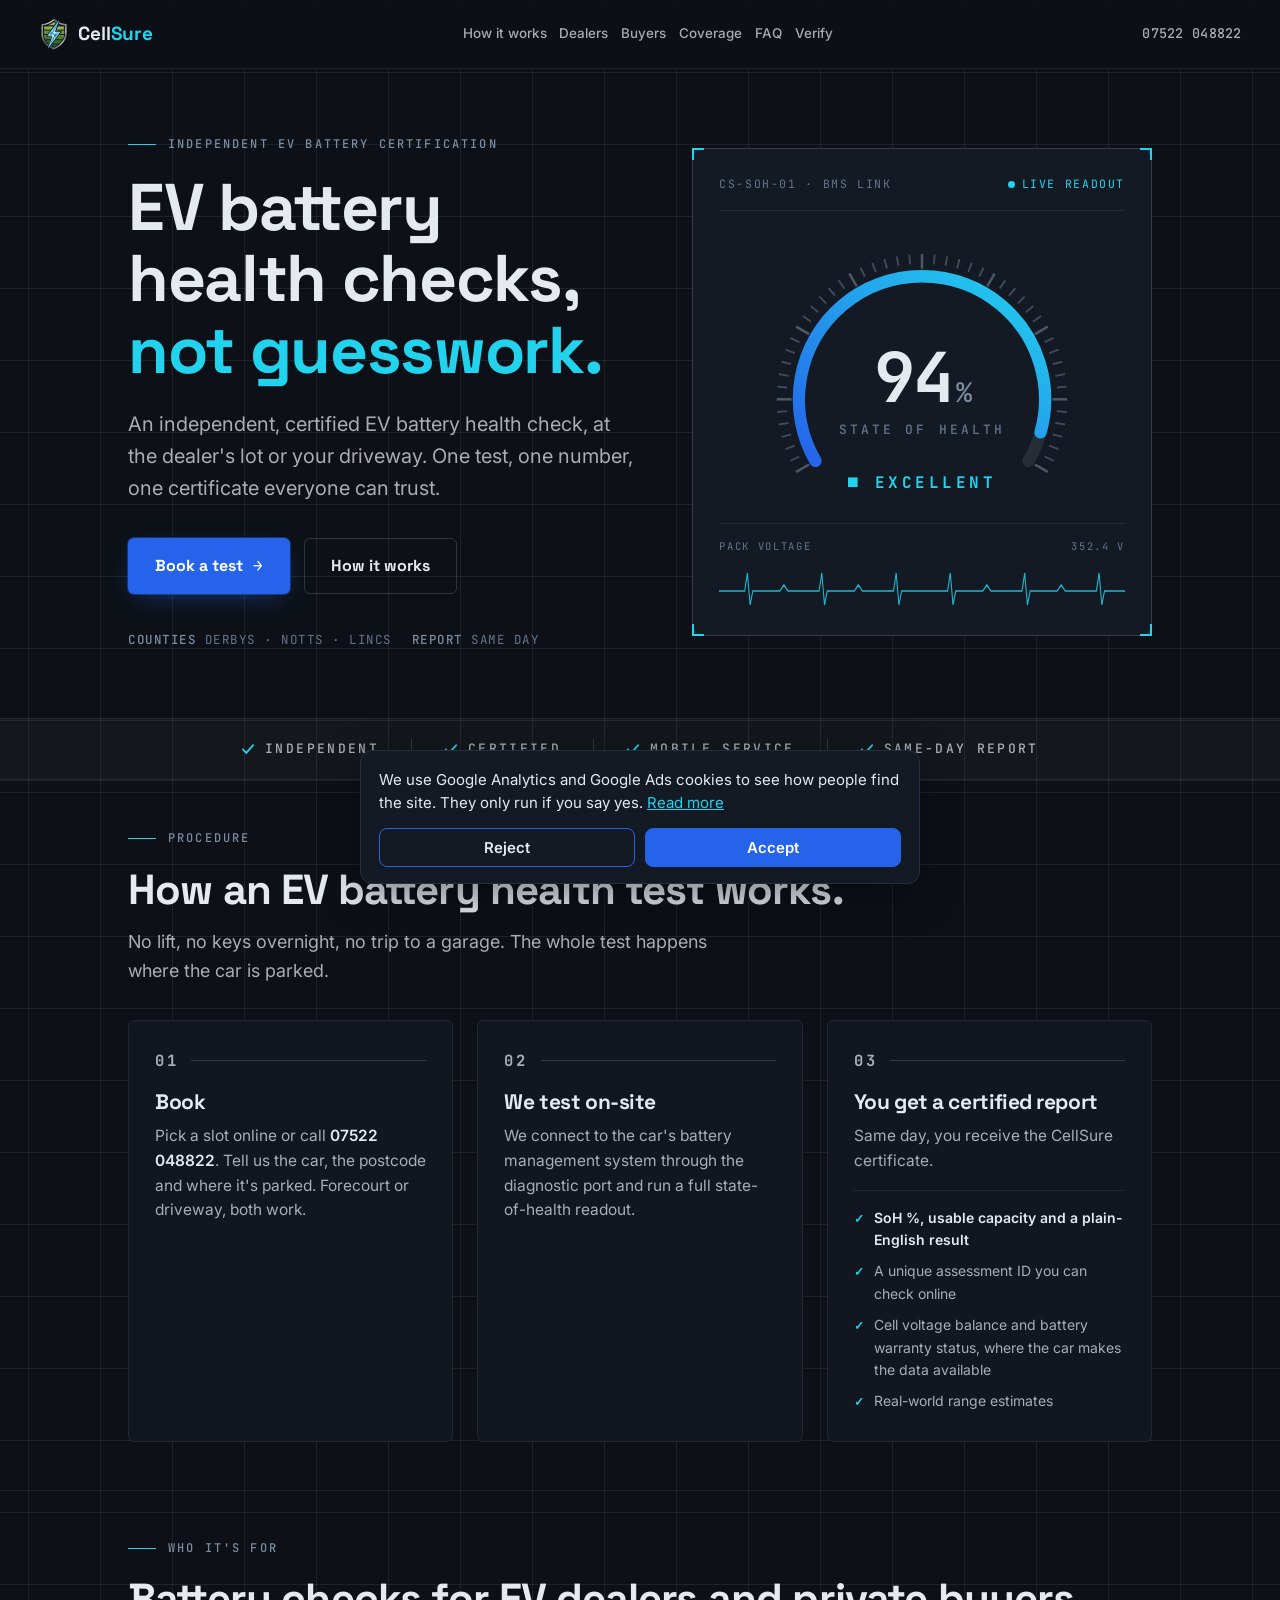
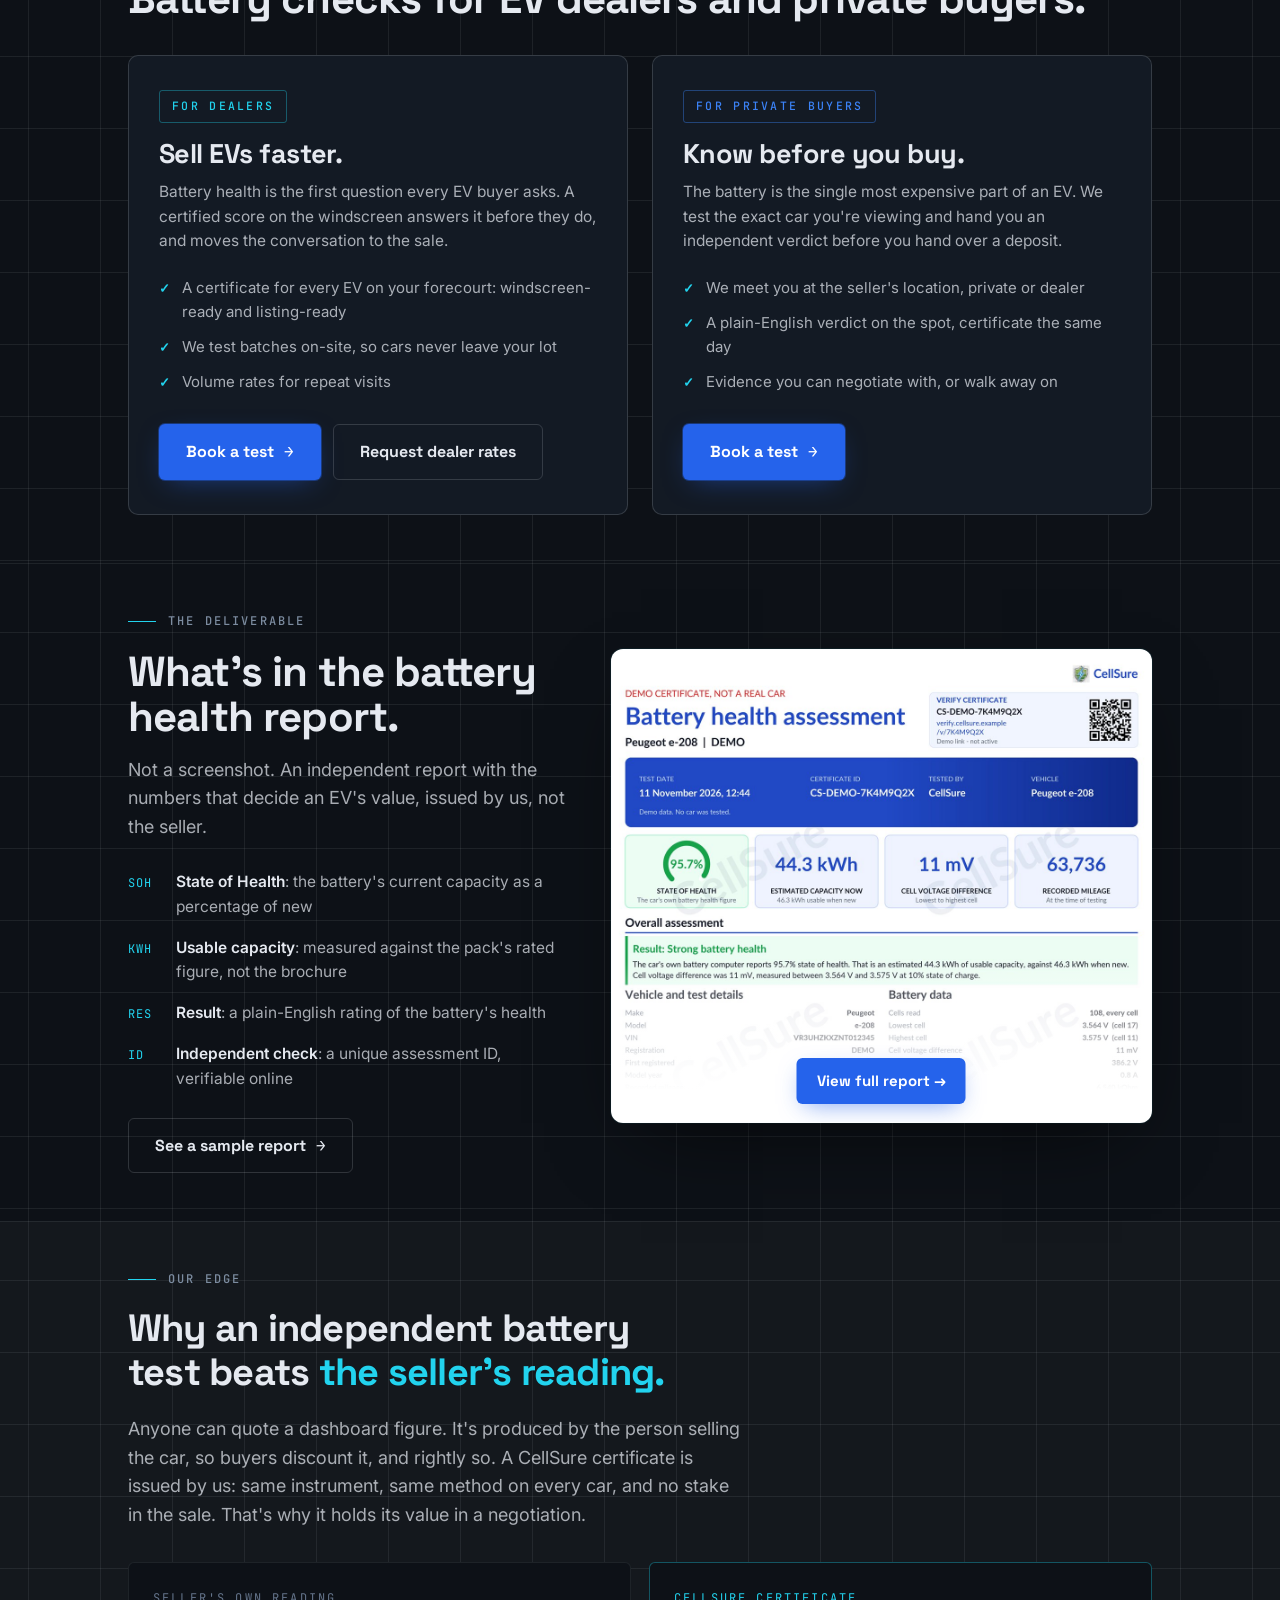
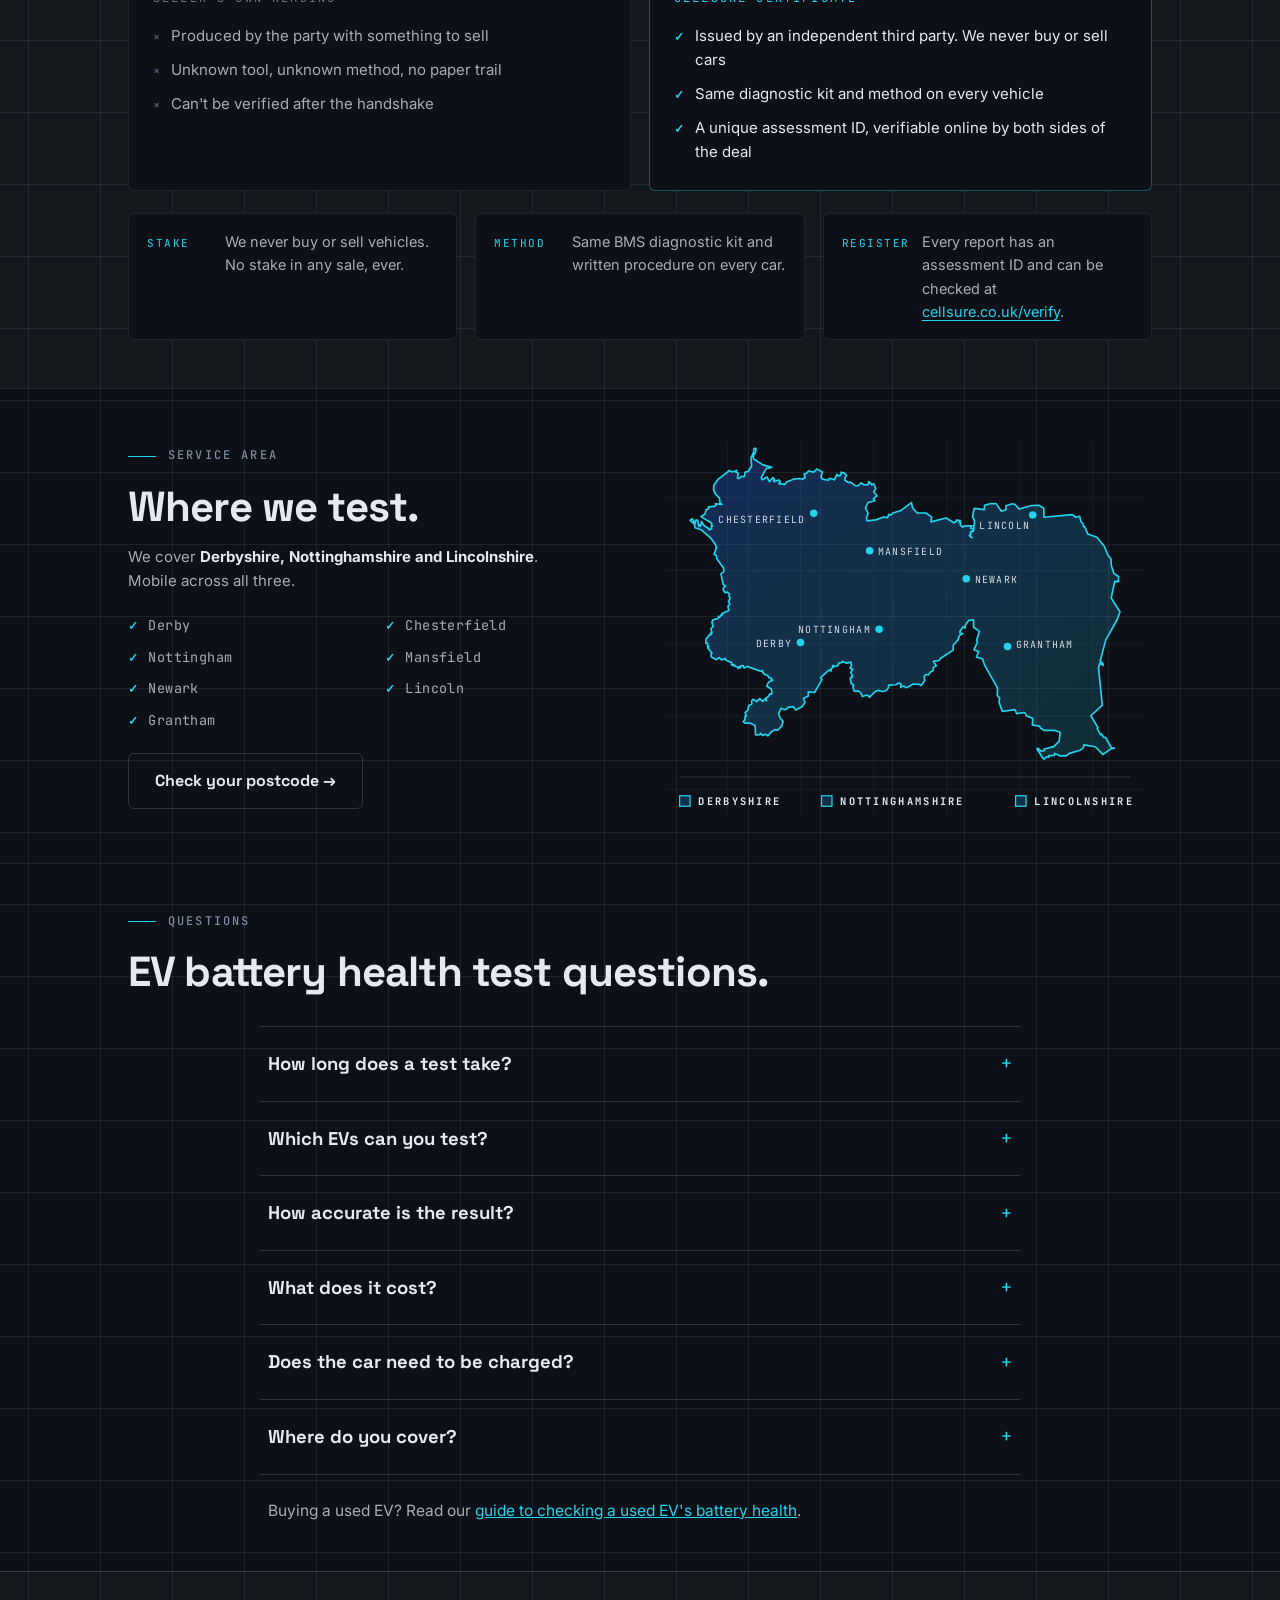
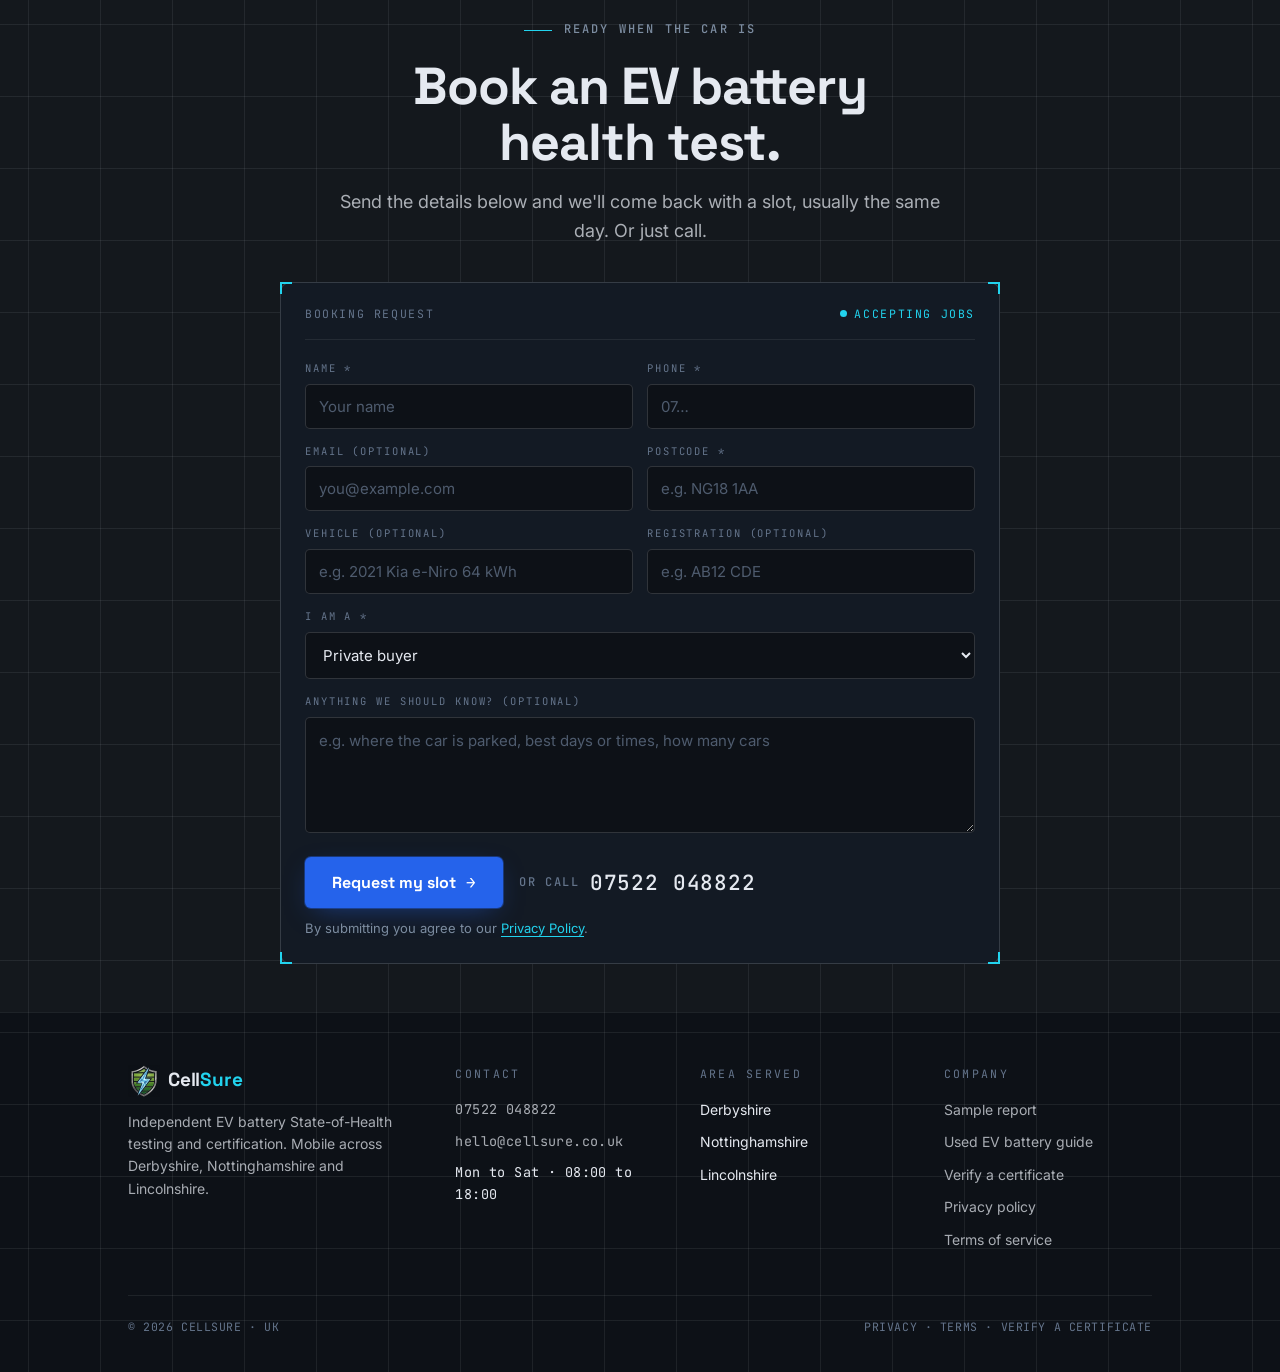
<file: index.html>
<!DOCTYPE html>
<html lang="en-GB">
<head>
<!-- Google tags load only after cookie consent. See /assets/consent.js -->
<script>
  window.dataLayer = window.dataLayer || [];
  function gtag(){dataLayer.push(arguments);}
  gtag('consent', 'default', {analytics_storage: 'denied', ad_storage: 'denied', ad_user_data: 'denied', ad_personalization: 'denied'});
  window.CS_TAGS = ['G-H4P8HEW8DB', 'AW-18322054920', 'AW-18551886088'];
</script>
<script src="/assets/consent.js" defer></script>
<script src="/assets/menu.js" defer></script>
<meta charset="UTF-8">
<meta name="viewport" content="width=device-width, initial-scale=1.0">
<title>CellSure | Independent EV Battery Health Certification</title>
<meta name="description" content="Independent, certified EV battery State-of-Health testing across Derbyshire, Nottinghamshire and Lincolnshire. We test at the dealer's lot or your driveway and hand over a certified report.">
<link rel="canonical" href="https://www.cellsure.co.uk/">

<!-- Icons -->
<link rel="icon" href="/favicon.ico" sizes="48x48">
<link rel="icon" type="image/svg+xml" href="/assets/favicon.svg">
<link rel="apple-touch-icon" href="/assets/apple-touch-icon.png">

<!-- Social share (Open Graph / Twitter) -->
<meta property="og:site_name" content="CellSure">
<meta property="og:type" content="website">
<meta property="og:url" content="https://www.cellsure.co.uk/">
<meta property="og:title" content="CellSure | Independent EV Battery Health Certification">
<meta property="og:description" content="Independent, certified EV battery State-of-Health testing across Derbyshire, Nottinghamshire and Lincolnshire. Same-day, verifiable certificate — from £99.">
<meta property="og:image" content="https://www.cellsure.co.uk/assets/og-image.png">
<meta property="og:image:width" content="1200">
<meta property="og:image:height" content="630">
<meta property="og:image:alt" content="CellSure — independent EV battery health certification. Diagnostics, not guesswork. 94% state of health gauge.">
<meta name="twitter:card" content="summary_large_image">
<meta name="twitter:title" content="CellSure | Independent EV Battery Health Certification">
<meta name="twitter:description" content="Independent, certified EV battery State-of-Health testing across Derbyshire, Nottinghamshire and Lincolnshire. Same-day, verifiable certificate, from £99.">
<meta name="twitter:image" content="https://www.cellsure.co.uk/assets/og-image.png">

<!-- Structured data for local SEO -->
<script type="application/ld+json">
{
  "@context": "https://schema.org",
  "@graph": [
    {
      "@type": "AutomotiveBusiness",
      "@id": "https://www.cellsure.co.uk/#business",
      "name": "CellSure",
      "description": "Independent, certified EV battery State-of-Health testing and certification. Mobile across Derbyshire, Nottinghamshire and Lincolnshire — we test at the dealer's lot or your driveway and issue a verifiable certificate the same day.",
      "url": "https://www.cellsure.co.uk/",
      "telephone": "+447522048822",
      "email": "hello@cellsure.co.uk",
      "logo": "https://www.cellsure.co.uk/assets/logo.png",
      "image": "https://www.cellsure.co.uk/assets/og-image.png",
      "priceRange": "££",
      "openingHoursSpecification": [
        {
          "@type": "OpeningHoursSpecification",
          "dayOfWeek": ["Monday", "Tuesday", "Wednesday", "Thursday", "Friday", "Saturday"],
          "opens": "08:00",
          "closes": "18:00"
        }
      ],
      "areaServed": [
        {"@type": "AdministrativeArea", "name": "Derbyshire"},
        {"@type": "AdministrativeArea", "name": "Nottinghamshire"},
        {"@type": "AdministrativeArea", "name": "Lincolnshire"},
        {"@type": "City", "name": "Derby"},
        {"@type": "City", "name": "Chesterfield"},
        {"@type": "City", "name": "Nottingham"},
        {"@type": "City", "name": "Mansfield"},
        {"@type": "City", "name": "Newark-on-Trent"},
        {"@type": "City", "name": "Lincoln"},
        {"@type": "City", "name": "Grantham"}
      ]
    },
    {
      "@type": "Service",
      "@id": "https://www.cellsure.co.uk/#service",
      "name": "EV Battery Health Certification",
      "serviceType": "EV battery State-of-Health testing and certification",
      "description": "On-site EV battery State-of-Health test read from the vehicle's battery management system. Report issued the same day, with an assessment ID that can be checked at cellsure.co.uk/verify.",
      "provider": {"@id": "https://www.cellsure.co.uk/#business"},
      "areaServed": [
        {"@type": "AdministrativeArea", "name": "Derbyshire"},
        {"@type": "AdministrativeArea", "name": "Nottinghamshire"},
        {"@type": "AdministrativeArea", "name": "Lincolnshire"}
      ],
      "offers": {
        "@type": "Offer",
        "price": "99",
        "priceCurrency": "GBP",
        "description": "Single pre-purchase test from £99, certificate included. Volume rates for dealer multi-car visits.",
        "url": "https://www.cellsure.co.uk/#book"
      }
    },
    {
      "@type": "FAQPage",
      "@id": "https://www.cellsure.co.uk/#faq",
      "mainEntity": [
        {
          "@type": "Question",
          "name": "How long does a test take?",
          "acceptedAnswer": {"@type": "Answer", "text": "About 20-60 minutes per car, done where it's parked. Your certificate is issued the same day, usually in under an hour of the test."}
        },
        {
          "@type": "Question",
          "name": "Which EVs can you test?",
          "acceptedAnswer": {"@type": "Answer", "text": "Most major makes: Nissan, Tesla, Kia, Hyundai, VW, BMW, Renault, MG and more, including plug-in hybrids. Tell us the exact model when you book and we'll confirm coverage before you pay anything."}
        },
        {
          "@type": "Question",
          "name": "How accurate is the result?",
          "acceptedAnswer": {"@type": "Answer", "text": "We read the pack's own battery management system through the diagnostic port, the same data the manufacturer uses, then sense-check it against known results for that model. What we certify is the method: same instrument, same procedure, every car, run by a party with no stake in the sale."}
        },
        {
          "@type": "Question",
          "name": "What does it cost?",
          "acceptedAnswer": {"@type": "Answer", "text": "A single pre-purchase test is from £99, certificate included. Dealers can get volume rates on multi-car visits — email hello@cellsure.co.uk to request dealer rates."}
        },
        {
          "@type": "Question",
          "name": "Does the car need to be charged?",
          "acceptedAnswer": {"@type": "Answer", "text": "No special prep. Anything above roughly 20% charge is fine. We'll flag it when you book if the model needs more."}
        },
        {
          "@type": "Question",
          "name": "Where do you cover?",
          "acceptedAnswer": {"@type": "Answer", "text": "Derbyshire, Nottinghamshire and Lincolnshire. Further afield by arrangement. Multi-car dealer visits usually justify the trip."}
        }
      ]
    }
  ]
}
</script>
<link rel="preconnect" href="https://fonts.googleapis.com">
<link rel="preconnect" href="https://fonts.gstatic.com" crossorigin>
<link href="https://fonts.googleapis.com/css2?family=Space+Grotesk:wght@500;700&family=Inter:wght@400;500;600&family=JetBrains+Mono:wght@400;500;700&display=swap" rel="stylesheet">
<style>
/* ============ TOKENS ============ */
:root{
  --bg:#0D1117;
  --bg-raise:#11161F;
  /* translucent lift for full-width "raised" section bands, so the
     background grid stays continuous through them instead of vanishing */
  --bg-raise-veil:rgba(229,233,240,.028);
  --bg-panel:#131A24;
  --line:rgba(229,233,240,.08);
  --line-strong:rgba(229,233,240,.16);
  --blue:#2563EB;
  --blue-bright:#3B82F6;
  --cyan:#22D3EE;
  --text:#E5E9F0;
  --text-soft:rgba(229,233,240,.72);
  --slate:#64748B;
  --slate-up:#7C8CA0;
  --display:'Space Grotesk',system-ui,sans-serif;
  --body:'Inter',system-ui,sans-serif;
  --mono:'JetBrains Mono',ui-monospace,monospace;
  --radius:6px;
  --pad:clamp(20px,5vw,48px);
}

/* ============ RESET / BASE ============ */
*,*::before,*::after{box-sizing:border-box;margin:0;padding:0}
html{scroll-padding-top:84px}
@media (prefers-reduced-motion:no-preference){html{scroll-behavior:smooth}}
body{
  background:var(--bg);
  color:var(--text);
  font-family:var(--body);
  font-size:16px;
  line-height:1.6;
  -webkit-font-smoothing:antialiased;
  background-image:
    linear-gradient(var(--line) 1px,transparent 1px),
    linear-gradient(90deg,var(--line) 1px,transparent 1px);
  background-size:72px 72px;
  background-position:center top;
}
img,svg{display:block;max-width:100%}
a{color:inherit}
:focus-visible{outline:2px solid var(--cyan);outline-offset:3px;border-radius:2px}
::selection{background:var(--blue);color:#fff}

.skip-link{
  position:absolute;left:-9999px;top:0;z-index:200;
  background:var(--cyan);color:#06121A;padding:10px 18px;
  font-family:var(--mono);font-size:13px;font-weight:700;
}
.skip-link:focus{left:12px;top:12px}

.wrap{max-width:1120px;margin:0 auto;padding-left:var(--pad);padding-right:var(--pad)}

/* mono eyebrow label */
.eyebrow{
  font-family:var(--mono);font-size:12px;font-weight:500;
  letter-spacing:.18em;text-transform:uppercase;color:var(--slate-up);
  display:flex;align-items:center;gap:12px;margin-bottom:18px;
}
.eyebrow::before{content:"";width:28px;height:1px;background:var(--cyan)}

h1,h2,h3{font-family:var(--display);font-weight:700;letter-spacing:-.02em;line-height:1.08}
h2{font-size:clamp(28px,4.4vw,42px);margin-bottom:16px}
.section-lede{color:var(--text-soft);max-width:56ch;font-size:clamp(16px,1.9vw,18px)}

section{padding:clamp(36px,3.8vw,48px) 0;border-top:1px solid var(--line);position:relative}

/* ============ BUTTONS ============ */
.btn{
  display:inline-flex;align-items:center;gap:10px;
  font-family:var(--display);font-weight:700;font-size:16px;
  padding:14px 26px;border-radius:var(--radius);
  text-decoration:none;border:1px solid transparent;
  transition:transform .15s ease,background .15s ease,border-color .15s ease,box-shadow .15s ease;
  cursor:pointer;white-space:nowrap;
}
.btn-primary{
  background:var(--blue);color:#fff;
  box-shadow:0 0 0 1px rgba(37,99,235,.4),0 8px 28px -10px rgba(37,99,235,.55);
}
.btn-primary:hover{background:var(--blue-bright);transform:translateY(-1px)}
.btn-ghost{border-color:var(--line-strong);color:var(--text);background:transparent}
.btn-ghost:hover{border-color:var(--cyan);color:var(--cyan)}
.btn .arrow{font-family:var(--mono);font-weight:400}
@media (prefers-reduced-motion:reduce){.btn{transition:none}.btn-primary:hover{transform:none}}

/* ============ HEADER ============ */
header{
  position:fixed;inset:0 0 auto 0;z-index:100;
  background:rgba(13,17,23,.82);
  -webkit-backdrop-filter:blur(12px);backdrop-filter:blur(12px);
  border-bottom:1px solid var(--line);
  transition:border-color .2s ease;
}
header.scrolled{border-bottom-color:var(--line-strong)}
.header-inner{
  display:flex;align-items:center;gap:clamp(8px,1.4vw,22px);
  height:68px;max-width:1480px;margin:0 auto;
  padding:0 clamp(12px,3vw,48px);
}
.logo{display:flex;align-items:center;gap:8px;text-decoration:none;flex:none}
.logo-mark{width:32px;height:32px;flex:none;object-fit:contain}
.logo-name{font-family:var(--display);font-weight:700;font-size:clamp(17px,1.7vw,19px);letter-spacing:-.01em}
.logo-name span{color:var(--cyan)}
nav.main-nav{display:none;align-items:center;justify-content:center;gap:clamp(6px,1vw,22px);flex:1;min-width:0}
nav.main-nav a{
  text-decoration:none;font-size:clamp(11px,1.05vw,14.5px);font-weight:500;color:var(--text-soft);white-space:nowrap;
  transition:color .15s ease;
}
nav.main-nav a:hover{color:var(--cyan)}
.header-phone{
  display:inline;font-family:var(--mono);font-size:clamp(11px,1.05vw,14px);font-weight:500;
  color:var(--text-soft);text-decoration:none;letter-spacing:.02em;white-space:nowrap;
}
.header-phone:hover{color:var(--cyan)}
.header-cta{display:none}
@media(min-width:620px){nav.main-nav{display:flex}}

/* ============ MOBILE MENU ============ */
.nav-toggle{display:none}
@media(max-width:619px){
  .header-phone{margin-left:auto}
  .nav-toggle{display:inline-flex;align-items:center;justify-content:center;width:44px;height:44px;margin-right:-8px;
    padding:0;border:0;border-radius:8px;background:none;color:var(--text);cursor:pointer;flex:none}
  .nav-toggle:focus-visible{outline:2px solid var(--cyan);outline-offset:2px}
  header.menu-open{background:var(--bg);-webkit-backdrop-filter:none;backdrop-filter:none}
  header.menu-open nav.main-nav{display:flex;position:absolute;top:100%;left:0;right:0;flex-direction:column;align-items:stretch;gap:0;
    padding:4px clamp(12px,3vw,48px) 12px;background:var(--bg);border-bottom:1px solid var(--line-strong)}
  header.menu-open nav.main-nav a{font-size:17px;padding:14px 4px;border-bottom:1px solid var(--line)}
  header.menu-open nav.main-nav a:last-child{border-bottom:0}
}

/* ============ HERO ============ */
.hero{padding:clamp(112px,15vh,156px) 0 clamp(52px,6vw,68px);border-top:none}
.hero-grid{display:grid;gap:56px;align-items:center}
@media(min-width:940px){.hero-grid{grid-template-columns:minmax(0,1.05fr) minmax(0,.95fr)}}
.hero h1{font-size:clamp(40px,6.4vw,66px);margin-bottom:22px}
.hero h1 em{font-style:normal;color:var(--cyan)}
.hero-sub{font-size:clamp(17px,2.1vw,20px);color:var(--text-soft);max-width:46ch;margin-bottom:34px}
.hero-actions{display:flex;flex-wrap:wrap;gap:14px;margin-bottom:36px}
.hero-meta{
  font-family:var(--mono);font-size:12.5px;color:var(--slate);
  display:flex;flex-wrap:wrap;gap:8px 20px;letter-spacing:.04em;
}
.hero-meta b{color:var(--slate-up);font-weight:500}

/* instrument panel */
.panel{
  position:relative;background:var(--bg-panel);
  border:1px solid var(--line-strong);border-radius:10px;
  padding:26px 26px 20px;
}
.panel::before,.panel::after,
.panel .corner::before,.panel .corner::after{
  content:"";position:absolute;width:12px;height:12px;
  border-color:var(--cyan);border-style:solid;
}
.panel::before{top:-1px;left:-1px;border-width:2px 0 0 2px}
.panel::after{top:-1px;right:-1px;border-width:2px 2px 0 0}
.panel .corner::before{bottom:-1px;left:-1px;border-width:0 0 2px 2px}
.panel .corner::after{bottom:-1px;right:-1px;border-width:0 2px 2px 0}
.panel-head{
  display:flex;justify-content:space-between;align-items:center;gap:12px;
  font-family:var(--mono);font-size:11.5px;letter-spacing:.14em;
  color:var(--slate);text-transform:uppercase;
  padding-bottom:16px;margin-bottom:8px;border-bottom:1px solid var(--line);
}
.live{display:inline-flex;align-items:center;gap:7px;color:var(--cyan)}
.live-dot{width:7px;height:7px;border-radius:50%;background:var(--cyan)}
@media (prefers-reduced-motion:no-preference){
  .live-dot{animation:pulse 1.4s ease-in-out infinite}
  @keyframes pulse{0%,100%{opacity:1}50%{opacity:.25}}
}
.gauge-wrap{display:flex;justify-content:center;padding:8px 0 0}
.gauge-svg{width:min(320px,100%);height:auto}
.gauge-value{
  font-family:var(--mono);font-weight:700;font-size:56px;
  fill:var(--text);letter-spacing:-.03em;
}
.gauge-unit{font-family:var(--mono);font-weight:500;font-size:22px;fill:var(--slate-up)}
.gauge-label{
  font-family:var(--mono);font-weight:500;font-size:10.5px;
  fill:var(--slate);letter-spacing:.24em;
}
.gauge-verdict{
  font-family:var(--mono);font-weight:700;font-size:13px;
  fill:var(--cyan);letter-spacing:.22em;
}
.wave-wrap{margin-top:6px;border-top:1px solid var(--line);padding-top:14px;overflow:hidden}
.wave-caption{
  font-family:var(--mono);font-size:10.5px;letter-spacing:.16em;
  color:var(--slate);text-transform:uppercase;
  display:flex;justify-content:space-between;margin-bottom:6px;
}
.wave-svg{width:100%;height:54px}
@media (prefers-reduced-motion:no-preference){
  .wave-track{animation:scroll 7s linear infinite}
  @keyframes scroll{from{transform:translateX(0)}to{transform:translateX(-300px)}}
}

/* ============ TRUST STRIP ============ */
.trust{padding:0;border-top:1px solid var(--line);border-bottom:1px solid var(--line);background:var(--bg-raise-veil)}
.trust-inner{
  display:flex;flex-wrap:wrap;justify-content:center;
  gap:14px 0;padding:20px var(--pad);max-width:1120px;margin:0 auto;
}
.trust-item{
  font-family:var(--mono);font-size:13px;font-weight:500;
  letter-spacing:.18em;text-transform:uppercase;color:var(--text-soft);
  display:flex;align-items:center;padding:0 clamp(14px,3vw,32px);
}
.trust-item svg{width:14px;height:14px;margin-right:10px;flex:none}
.trust-item + .trust-item{border-left:1px solid var(--line-strong)}
@media(max-width:560px){
  .trust-inner{flex-direction:column;align-items:flex-start;gap:12px}
  .trust-item + .trust-item{border-left:none}
}

/* ============ HOW IT WORKS ============ */
.steps{display:grid;gap:20px;margin-top:34px}
@media(min-width:820px){.steps{grid-template-columns:repeat(3,1fr);gap:24px}}
.step{
  background:var(--bg-raise);border:1px solid var(--line);border-radius:var(--radius);
  padding:28px 26px;position:relative;
}
.step-num{
  font-family:var(--mono);font-weight:700;font-size:13px;
  color:var(--cyan);letter-spacing:.2em;
  display:flex;align-items:center;gap:12px;margin-bottom:18px;
}
.step-num::after{content:"";flex:1;height:1px;background:var(--line-strong)}
.step h3{font-size:21px;margin-bottom:10px}
.step p{color:var(--text-soft);font-size:15.5px}
.step p b{color:var(--text);font-weight:600}
.step-list{list-style:none;margin-top:16px;padding-top:16px;border-top:1px solid var(--line);display:grid;gap:9px}
.step-list li{display:flex;gap:10px;align-items:baseline;font-size:14px;color:var(--text-soft)}
.step-list li b{color:var(--text);font-weight:600}
.step-list .tick{font-family:var(--mono);color:var(--cyan);font-weight:700;font-size:12px;flex:none}

/* ============ TWO PATHS ============ */
.paths{display:grid;gap:24px;margin-top:34px}
@media(min-width:800px){.paths{grid-template-columns:1fr 1fr}}
.path{
  background:var(--bg-panel);border:1px solid var(--line-strong);
  border-radius:10px;padding:34px 30px;display:flex;flex-direction:column;
}
.path-tag{
  font-family:var(--mono);font-size:11.5px;font-weight:500;letter-spacing:.2em;
  text-transform:uppercase;margin-bottom:16px;
  display:inline-flex;align-self:flex-start;padding:6px 12px;border-radius:3px;
}
.path--dealer .path-tag{color:var(--cyan);border:1px solid rgba(34,211,238,.35)}
.path--buyer .path-tag{color:var(--blue-bright);border:1px solid rgba(59,130,246,.4)}
.path h3{font-size:clamp(23px,2.6vw,27px);margin-bottom:12px}
.path > p{color:var(--text-soft);font-size:15.5px;margin-bottom:22px}
.checklist{list-style:none;margin-bottom:30px;display:grid;gap:11px}
.checklist li{
  display:flex;gap:12px;font-size:15px;color:var(--text-soft);align-items:baseline;
}
.checklist .tick{
  font-family:var(--mono);color:var(--cyan);font-weight:700;font-size:13px;flex:none;
}
.path .btn{margin-top:auto;align-self:flex-start}
.path-actions{display:flex;flex-wrap:wrap;gap:12px;margin-top:auto}
.path-actions .btn{margin-top:0}

/* ============ CERTIFICATE ============ */
.cert-grid{display:grid;gap:40px;align-items:start;margin-top:8px}
.cert-preview{
  display:block;position:relative;width:100%;max-width:560px;margin:0 auto;
  border-radius:12px;overflow:hidden;background:#fff;text-decoration:none;
  border:1px solid var(--line-strong);
  box-shadow:0 30px 80px -30px rgba(0,0,0,.7),0 0 0 1px rgba(34,211,238,.06);
  transition:transform .2s ease;
}
.cert-preview img{display:block;width:100%;height:auto}
.cert-preview::after{
  content:"";position:absolute;left:0;right:0;bottom:0;height:34%;pointer-events:none;
  background:linear-gradient(to bottom,rgba(255,255,255,0),#fff 80%);
}
.cert-preview-cta{
  position:absolute;left:50%;bottom:18px;transform:translateX(-50%);z-index:1;white-space:nowrap;
  font-family:var(--display);font-weight:700;font-size:15px;color:#fff;
  background:var(--blue);padding:11px 20px;border-radius:var(--radius);
  box-shadow:0 8px 24px -8px rgba(37,99,235,.6);
}
.cert-preview:hover{transform:translateY(-2px)}
.cert-preview:hover .cert-preview-cta{background:var(--blue-bright)}
@media (prefers-reduced-motion:reduce){.cert-preview{transition:none}.cert-preview:hover{transform:none}}
@media(min-width:960px){.cert-grid{grid-template-columns:minmax(0,.9fr) minmax(0,1.1fr)}}
.cert-points{list-style:none;display:grid;gap:16px;margin-top:28px}
.cert-points li{display:flex;gap:14px;align-items:baseline;font-size:15.5px;color:var(--text-soft)}
.cert-points .k{font-family:var(--mono);font-size:12px;color:var(--cyan);letter-spacing:.1em;flex:none;min-width:34px}
.cert-points b{color:var(--text);font-weight:600}

.cert{
  background:linear-gradient(160deg,#161D28 0%,#10161F 100%);
  border:1px solid var(--line-strong);border-radius:12px;
  padding:0;overflow:hidden;position:relative;
  box-shadow:0 30px 80px -30px rgba(0,0,0,.7),0 0 0 1px rgba(34,211,238,.06);
  max-width:560px;margin:0 auto;width:100%;
}
.cert-top{
  display:flex;justify-content:space-between;align-items:center;gap:12px;
  padding:18px 24px;border-bottom:1px solid var(--line-strong);
  background:rgba(13,17,23,.5);
}
.cert-brand{display:flex;align-items:center;gap:9px}
.cert-brand .logo-mark{width:24px;height:24px}
.cert-brand span{font-family:var(--display);font-weight:700;font-size:15px}
.cert-brand span i{font-style:normal;color:var(--cyan)}
.cert-serial{font-family:var(--mono);font-size:11px;color:var(--slate);letter-spacing:.12em;text-align:right}
.cert-title{
  font-family:var(--mono);font-size:11px;letter-spacing:.26em;color:var(--slate-up);
  text-transform:uppercase;padding:14px 24px 0;
}
.cert-vehicle{
  padding:6px 24px 18px;border-bottom:1px solid var(--line);
  font-family:var(--display);font-weight:700;font-size:clamp(18px,2.4vw,21px);
}
.cert-vehicle small{
  display:block;font-family:var(--mono);font-weight:400;font-size:11.5px;
  color:var(--slate);letter-spacing:.08em;margin-top:5px;
}
.cert-main{display:grid;grid-template-columns:auto 1fr;gap:22px;padding:22px 24px;align-items:center}
.cert-soh{text-align:left}
.cert-soh .num{
  font-family:var(--mono);font-weight:700;font-size:clamp(52px,8vw,64px);
  line-height:1;letter-spacing:-.03em;color:var(--text);
}
.cert-soh .num span{font-size:.45em;color:var(--cyan)}
.cert-soh .lbl{
  font-family:var(--mono);font-size:10px;letter-spacing:.22em;
  color:var(--slate);text-transform:uppercase;margin-top:8px;
}
.cert-cap{display:grid;gap:8px;align-content:center}
.cap-row{display:flex;justify-content:space-between;font-family:var(--mono);font-size:12px;color:var(--slate-up);letter-spacing:.06em}
.cap-row b{color:var(--text);font-weight:500}
.cap-bar{height:8px;border-radius:99px;background:rgba(229,233,240,.08);overflow:hidden;position:relative}
.cap-fill{
  height:100%;width:94%;border-radius:99px;
  background:linear-gradient(90deg,var(--blue),var(--cyan));
}
.cert-rows{border-top:1px solid var(--line);padding:6px 24px 14px}
.cert-row{
  display:flex;justify-content:space-between;gap:16px;padding:10px 0;
  border-bottom:1px dashed var(--line);
  font-family:var(--mono);font-size:12.5px;letter-spacing:.04em;
}
.cert-row:last-child{border-bottom:none}
.cert-row .k{color:var(--slate)}
.cert-row .v{color:var(--text);text-align:right;font-weight:500}
.cert-row .v.ok{color:var(--cyan)}
.cert-bottom{
  display:flex;justify-content:space-between;align-items:center;gap:16px;
  padding:16px 24px 20px;border-top:1px solid var(--line-strong);
  background:rgba(13,17,23,.45);
}
.verdict{
  font-family:var(--mono);font-weight:700;font-size:14px;letter-spacing:.2em;
  color:#06121A;background:var(--cyan);padding:9px 16px;border-radius:4px;
}
.cert-stamp{position:absolute;right:14px;top:118px;width:104px;height:104px;opacity:.9;pointer-events:none}
@media(max-width:640px){
  .cert-main{grid-template-columns:1fr auto;gap:16px 14px;align-items:center}
  .cert-soh{grid-column:1;grid-row:1}
  .cert-stamp{
    position:static;grid-column:2;grid-row:1;
    width:96px;height:96px;justify-self:end;align-self:center;
  }
  .cert-cap{grid-column:1/-1;grid-row:2}
}

/* ============ WHY INDEPENDENT ============ */
.why{background:var(--bg-raise-veil)}
.why-quote{
  font-family:var(--display);font-weight:700;
  font-size:clamp(26px,4vw,38px);line-height:1.15;letter-spacing:-.02em;
  max-width:22ch;margin-bottom:20px;
}
.why-quote em{font-style:normal;color:var(--cyan)}
.compare{display:grid;gap:18px;margin-top:32px}
@media(min-width:760px){.compare{grid-template-columns:1fr 1fr}}
.compare-col{border:1px solid var(--line);border-radius:var(--radius);padding:26px 24px;background:var(--bg)}
.compare-col.ours{border-color:rgba(34,211,238,.35)}
.compare-h{
  font-family:var(--mono);font-size:12px;letter-spacing:.18em;text-transform:uppercase;
  margin-bottom:16px;display:flex;align-items:center;gap:10px;
}
.compare-col .compare-h{color:var(--slate)}
.compare-col.ours .compare-h{color:var(--cyan)}
.compare ul{list-style:none;display:grid;gap:10px}
.compare li{font-size:15px;color:var(--text-soft);display:flex;gap:11px;align-items:baseline}
.compare li::before{font-family:var(--mono);font-size:12px;flex:none}
.compare-col li::before{content:"×";color:var(--slate)}
.compare-col.ours li::before{content:"✓";color:var(--cyan);font-weight:700}
.compare-col.ours li{color:var(--text)}
.proof{list-style:none;display:grid;gap:14px;margin-top:22px}
@media(min-width:760px){.proof{grid-template-columns:repeat(3,1fr);gap:18px}}
.proof li{
  display:flex;gap:12px;align-items:baseline;
  border:1px solid var(--line);border-radius:var(--radius);
  background:var(--bg);padding:16px 18px;
  font-size:14.5px;color:var(--text-soft);
}
.proof .k{font-family:var(--mono);font-size:11px;color:var(--cyan);letter-spacing:.14em;flex:none;min-width:66px}
.proof a{color:var(--cyan);text-decoration:underline;text-underline-offset:3px}

/* ============ REVIEWS (used once the placeholder section is populated) ============ */
.reviews{display:grid;gap:20px;margin-top:34px}
@media(min-width:820px){.reviews{grid-template-columns:repeat(3,1fr)}}
.review{
  background:var(--bg-raise);border:1px solid var(--line);border-radius:var(--radius);
  padding:26px 24px;display:flex;flex-direction:column;gap:18px;
}
.review blockquote{color:var(--text-soft);font-size:15.5px}
.review figcaption{display:grid;gap:2px;margin-top:auto}
.review figcaption b{color:var(--text);font-weight:600;font-size:14.5px}
.review figcaption span{
  font-family:var(--mono);font-size:11.5px;color:var(--slate);letter-spacing:.08em;
}
.reviews-link{margin-top:24px}
.reviews-link a{
  font-family:var(--mono);font-size:13px;color:var(--cyan);
  text-decoration:none;letter-spacing:.06em;
}
.reviews-link a:hover{text-decoration:underline;text-underline-offset:3px}

/* ============ COVERAGE ============ */
.coverage-grid{display:grid;gap:36px;align-items:center;margin-top:4px}
@media(min-width:900px){.coverage-grid{grid-template-columns:1fr 1fr}}
.radar{width:min(480px,100%);margin:0 auto}
.radar text{font-family:var(--mono)}
.town-list{list-style:none;display:grid;grid-template-columns:1fr 1fr;gap:10px 20px;margin:22px 0}
.town-list li{
  font-family:var(--mono);font-size:13.5px;color:var(--text-soft);
  display:flex;gap:10px;align-items:baseline;letter-spacing:.03em;
}
.town-list .tick{color:var(--cyan);font-weight:700;font-size:12px}
.coverage-note{font-size:15px;color:var(--text-soft);max-width:46ch}
.coverage-note b{color:var(--text)}

/* ============ FAQ ============ */
.faq-list{max-width:760px;margin:32px auto 0;display:grid;gap:0;border-top:1px solid var(--line-strong)}
details{border-bottom:1px solid var(--line-strong)}
summary{
  list-style:none;cursor:pointer;padding:22px 8px;
  display:flex;justify-content:space-between;align-items:center;gap:20px;
  font-family:var(--display);font-weight:700;font-size:clamp(16px,2vw,18.5px);
}
summary::-webkit-details-marker{display:none}
summary .ind{
  font-family:var(--mono);font-weight:400;color:var(--cyan);
  font-size:18px;flex:none;transition:transform .2s ease;
}
details[open] summary .ind{transform:rotate(45deg)}
@media (prefers-reduced-motion:reduce){summary .ind{transition:none}}
details p{padding:0 8px 24px;color:var(--text-soft);max-width:64ch;font-size:15.5px}
details p b{color:var(--text);font-weight:600}

/* ============ FINAL CTA ============ */
.cta-band{
  border-top:1px solid var(--line-strong);
  background:
    radial-gradient(700px 300px at 50% 120%,rgba(37,99,235,.22),transparent 70%),
    var(--bg-raise-veil);
  text-align:center;
}
.cta-band h2{font-size:clamp(32px,5.4vw,52px);max-width:16ch;margin:0 auto 18px}
.cta-band .section-lede{margin:0 auto 36px}
.cta-actions{display:flex;flex-wrap:wrap;gap:16px;justify-content:center;align-items:center}
.cta-phone{
  font-family:var(--mono);font-weight:500;font-size:clamp(17px,2.6vw,21px);
  color:var(--text);text-decoration:none;letter-spacing:.04em;
  display:inline-flex;align-items:center;gap:10px;
}
.cta-phone:hover{color:var(--cyan)}
.cta-phone small{font-size:12px;color:var(--slate);letter-spacing:.14em}


/* ============ BOOKING PANEL ============ */
.book-panel{
  position:relative;max-width:720px;margin:36px auto 0;text-align:left;
  background:var(--bg-panel);border:1px solid var(--line-strong);border-radius:10px;
  padding:22px 24px 24px;
}
.book-panel::before,.book-panel::after,
.book-panel .corner::before,.book-panel .corner::after{
  content:"";position:absolute;width:12px;height:12px;border-color:var(--cyan);border-style:solid;
}
.book-panel::before{top:-1px;left:-1px;border-width:2px 0 0 2px}
.book-panel::after{top:-1px;right:-1px;border-width:2px 2px 0 0}
.book-panel .corner::before{bottom:-1px;left:-1px;border-width:0 0 2px 2px}
.book-panel .corner::after{bottom:-1px;right:-1px;border-width:0 2px 2px 0}
.book-grid{display:grid;gap:14px;margin:20px 0 24px}
@media(min-width:640px){.book-grid{grid-template-columns:1fr 1fr}.fld-wide{grid-column:1/-1}}
.fld{display:grid;gap:7px}
.fld span{
  font-family:var(--mono);font-size:10.5px;letter-spacing:.18em;
  text-transform:uppercase;color:var(--slate);
}
.fld input,.fld select,.fld textarea{
  width:100%;background:var(--bg);color:var(--text);
  border:1px solid var(--line-strong);border-radius:5px;
  padding:12px 13px;font-family:var(--body);font-size:15px;
}
.fld input::placeholder,.fld textarea::placeholder{color:var(--slate);opacity:.75}
.fld input:focus,.fld select:focus,.fld textarea:focus{outline:2px solid var(--cyan);outline-offset:1px;border-color:transparent}
.fld input:hover,.fld select:hover,.fld textarea:hover{border-color:var(--slate)}
.fld textarea{min-height:96px;resize:vertical;line-height:1.5}
#f-reg{text-transform:uppercase}
#f-reg::placeholder{text-transform:none}
.book-note:empty{display:none}
.book-note{
  font-family:var(--mono);font-size:11px;letter-spacing:.1em;
  color:var(--slate);margin-top:18px;text-transform:uppercase;
}
.book-note.ok{color:var(--cyan)}
.book-note.err{color:#F87171}
.book-consent{font-size:13px;color:var(--slate-up);margin-top:10px}
.book-consent a{color:var(--cyan);text-decoration:underline;text-underline-offset:3px}
/* inline validation: only flag fields after a submit attempt */
.show-validation input:invalid{border-color:#F87171}
.show-validation input:invalid:focus{outline-color:#F87171}
.cta-band .cta-actions{justify-content:flex-start}
@media(max-width:560px){.cta-band .cta-actions{justify-content:center}}

/* ============ FOOTER ============ */
footer{border-top:1px solid var(--line);padding:52px 0 36px;font-size:14px}
.foot-grid{display:grid;gap:36px}
@media(min-width:820px){.foot-grid{grid-template-columns:1.4fr 1fr 1fr 1fr}}
.foot-brand p{color:var(--text-soft);max-width:36ch;margin-top:14px}
.foot-h{
  font-family:var(--mono);font-size:11.5px;letter-spacing:.2em;
  text-transform:uppercase;color:var(--slate);margin-bottom:16px;
}
.foot-col ul{list-style:none;display:grid;gap:10px}
.foot-col a{color:var(--text-soft);text-decoration:none}
.foot-col a:hover{color:var(--cyan)}
.foot-mono{font-family:var(--mono);font-size:13.5px;letter-spacing:.03em}
.smallprint{
  margin-top:44px;padding-top:22px;border-top:1px solid var(--line);
  display:flex;flex-wrap:wrap;gap:10px 28px;justify-content:space-between;
  font-family:var(--mono);font-size:11.5px;color:var(--slate);letter-spacing:.05em;
}
.smallprint a{color:var(--slate);text-decoration:none}
.smallprint a:hover{color:var(--cyan)}
</style>
</head>
<body>

<a class="skip-link" href="#main">Skip to content</a>

<!-- ================= HEADER ================= -->
<header id="site-header">
  <div class="header-inner">
    <a class="logo" href="#top" aria-label="CellSure, home">
      <img class="logo-mark" src="[data-uri]" alt="CellSure logo">
      <span class="logo-name">Cell<span>Sure</span></span>
    </a>
    <nav class="main-nav" id="main-nav" aria-label="Main">
      <a href="#how">How it works</a>
      <a href="#dealers">Dealers</a>
      <a href="#buyers">Buyers</a>
      <a href="#coverage">Coverage</a>
      <a href="#faq">FAQ</a>
      <a href="/verify/">Verify</a>
    </nav>
    <a class="header-phone" href="tel:+447522048822">07522 048822</a>
    <button class="nav-toggle" type="button" aria-label="Open menu" aria-expanded="false" aria-controls="main-nav"><svg width="24" height="24" viewBox="0 0 24 24" aria-hidden="true"><path d="M4 7h16M4 12h16M4 17h16" stroke="currentColor" stroke-width="2" stroke-linecap="round"/></svg></button>
  </div>
</header>

<main id="main">

<!-- ================= HERO ================= -->
<section class="hero" id="top">
  <div class="wrap hero-grid">
    <div>
      <p class="eyebrow">Independent EV battery certification</p>
      <h1>EV battery health checks, <em>not guesswork.</em></h1>
      <p class="hero-sub">An independent, certified EV battery health check, at the dealer's lot or your driveway. One test, one number, one certificate everyone can trust.</p>
      <div class="hero-actions">
        <a class="btn btn-primary" href="#book">Book a test <span class="arrow">→</span></a>
        <a class="btn btn-ghost" href="#how">How it works</a>
      </div>
      <p class="hero-meta">
        <span><b>COUNTIES</b> DERBYS · NOTTS · LINCS</span>
        <span><b>REPORT</b> SAME DAY</span>
      </p>
    </div>

    <!-- Instrument panel: SoH gauge + waveform -->
    <div class="panel" aria-label="Example test readout: state of health 94 percent, excellent">
      <i class="corner" aria-hidden="true"></i>
      <div class="panel-head">
        <span>CS-SOH-01 · BMS LINK</span>
        <span class="live"><span class="live-dot"></span>LIVE READOUT</span>
      </div>
      <div class="gauge-wrap">
        <svg class="gauge-svg" viewBox="0 0 260 236" role="img" aria-label="State of health gauge reading 94 percent">
          <defs>
            <linearGradient id="arcGrad" x1="0%" y1="100%" x2="100%" y2="0%">
              <stop offset="0%" stop-color="#2563EB"/>
              <stop offset="100%" stop-color="#22D3EE"/>
            </linearGradient>
          </defs>
          <g id="gauge-ticks" stroke="#64748B" stroke-width="1.5" opacity=".55"></g>
          <path d="M 43.4 190 A 100 100 0 1 1 216.6 190"
                fill="none" stroke="rgba(229,233,240,.09)" stroke-width="10" stroke-linecap="round"/>
          <path id="gauge-arc" d="M 43.4 190 A 100 100 0 1 1 216.6 190"
                fill="none" stroke="url(#arcGrad)" stroke-width="10" stroke-linecap="round"
                pathLength="100" stroke-dasharray="0 100"/>
          <text class="gauge-value" x="130" y="142" text-anchor="middle"><tspan id="gauge-num">0</tspan><tspan class="gauge-unit" dx="3">%</tspan></text>
          <text class="gauge-label" x="130" y="168" text-anchor="middle">STATE OF HEALTH</text>
          <text class="gauge-verdict" id="gauge-verdict" x="130" y="212" text-anchor="middle" opacity="0">■ EXCELLENT</text>
        </svg>
      </div>
      <div class="wave-wrap">
        <div class="wave-caption"><span>PACK VOLTAGE</span><span>352.4 V</span></div>
        <svg class="wave-svg" viewBox="0 0 600 54" preserveAspectRatio="none" aria-hidden="true">
          <g class="wave-track" fill="none" stroke="#22D3EE" stroke-width="1.6" opacity=".85">
            <path d="M0 30 H30 L38 30 42 12 46 44 50 30 H90 L96 24 102 30 H140 L148 30 152 12 156 44 160 30 H200 L206 24 212 30 H250 L258 30 262 12 266 44 270 30 H300
                     H330 L338 30 342 12 346 44 350 30 H390 L396 24 402 30 H440 L448 30 452 12 456 44 460 30 H500 L506 24 512 30 H550 L558 30 562 12 566 44 570 30 H600 H900"/>
          </g>
        </svg>
      </div>
    </div>
  </div>
</section>

<!-- ================= TRUST STRIP ================= -->
<div class="trust" role="list" aria-label="What defines the service">
  <div class="trust-inner">
    <span class="trust-item" role="listitem"><svg viewBox="0 0 16 16" fill="none" aria-hidden="true"><path d="M2 8.5l4 4L14 3.5" stroke="#22D3EE" stroke-width="2" stroke-linecap="round"/></svg>Independent</span>
    <span class="trust-item" role="listitem"><svg viewBox="0 0 16 16" fill="none" aria-hidden="true"><path d="M2 8.5l4 4L14 3.5" stroke="#22D3EE" stroke-width="2" stroke-linecap="round"/></svg>Certified</span>
    <span class="trust-item" role="listitem"><svg viewBox="0 0 16 16" fill="none" aria-hidden="true"><path d="M2 8.5l4 4L14 3.5" stroke="#22D3EE" stroke-width="2" stroke-linecap="round"/></svg>Mobile service</span>
    <span class="trust-item" role="listitem"><svg viewBox="0 0 16 16" fill="none" aria-hidden="true"><path d="M2 8.5l4 4L14 3.5" stroke="#22D3EE" stroke-width="2" stroke-linecap="round"/></svg>Same-day report</span>
  </div>
</div>

<!-- ================= HOW IT WORKS ================= -->
<section id="how">
  <div class="wrap">
    <p class="eyebrow">Procedure</p>
    <h2>How an EV battery health test works.</h2>
    <p class="section-lede">No lift, no keys overnight, no trip to a garage. The whole test happens where the car is parked.</p>
    <div class="steps">
      <article class="step">
        <p class="step-num">01</p>
        <h3>Book</h3>
        <p>Pick a slot online or call <b>07522 048822</b>. Tell us the car, the postcode and where it's parked. Forecourt or driveway, both work.</p>
      </article>
      <article class="step">
        <p class="step-num">02</p>
        <h3>We test on-site</h3>
        <p>We connect to the car's battery management system through the diagnostic port and run a full state-of-health readout.</p>
      </article>
      <article class="step">
        <p class="step-num">03</p>
        <h3>You get a certified report</h3>
        <p>Same day, you receive the CellSure certificate.</p>
        <ul class="step-list">
          <li><span class="tick">✓</span><b>SoH %, usable capacity and a plain-English result</b></li>
          <li><span class="tick">✓</span>A unique assessment ID you can check online</li>
          <li><span class="tick">✓</span>Cell voltage balance and battery warranty status, where the car makes the data available</li>
          <li><span class="tick">✓</span>Real-world range estimates</li>
        </ul>
      </article>
    </div>
  </div>
</section>

<!-- ================= TWO PATHS ================= -->
<section id="paths">
  <div class="wrap">
    <p class="eyebrow">Who it's for</p>
    <h2>Battery checks for EV dealers and private buyers.</h2>
    <div class="paths">

      <article class="path path--dealer" id="dealers">
        <span class="path-tag">For dealers</span>
        <h3>Sell EVs faster.</h3>
        <p>Battery health is the first question every EV buyer asks. A certified score on the windscreen answers it before they do, and moves the conversation to the sale.</p>
        <ul class="checklist">
          <li><span class="tick">✓</span>A certificate for every EV on your forecourt: windscreen-ready and listing-ready</li>
          <li><span class="tick">✓</span>We test batches on-site, so cars never leave your lot</li>
          <li><span class="tick">✓</span>Volume rates for repeat visits</li>
        </ul>
        <div class="path-actions">
          <a class="btn btn-primary" href="#book">Book a test <span class="arrow">→</span></a>
          <a class="btn btn-ghost" href="mailto:hello@cellsure.co.uk?subject=Dealer%20rates%20enquiry">Request dealer rates</a>
        </div>
      </article>

      <article class="path path--buyer" id="buyers">
        <span class="path-tag">For private buyers</span>
        <h3>Know before you buy.</h3>
        <p>The battery is the single most expensive part of an EV. We test the exact car you're viewing and hand you an independent verdict before you hand over a deposit.</p>
        <ul class="checklist">
          <li><span class="tick">✓</span>We meet you at the seller's location, private or dealer</li>
          <li><span class="tick">✓</span>A plain-English verdict on the spot, certificate the same day</li>
          <li><span class="tick">✓</span>Evidence you can negotiate with, or walk away on</li>
        </ul>
        <a class="btn btn-primary" href="#book">Book a test <span class="arrow">→</span></a>
      </article>

    </div>
  </div>
</section>

<!-- ================= WHAT YOU GET / CERTIFICATE ================= -->
<section id="certificate">
  <div class="wrap">
    <p class="eyebrow">The deliverable</p>
    <div class="cert-grid">
      <div>
        <h2>What's in the battery health report.</h2>
        <p class="section-lede">Not a screenshot. An independent report with the numbers that decide an EV's value, issued by us, not the seller.</p>
        <ul class="cert-points">
          <li><span class="k">SOH</span><span><b>State of Health</b>: the battery's current capacity as a percentage of new</span></li>
          <li><span class="k">KWH</span><span><b>Usable capacity</b>: measured against the pack's rated figure, not the brochure</span></li>
          <li><span class="k">RES</span><span><b>Result</b>: a plain-English rating of the battery's health</span></li>
          <li><span class="k">ID</span><span><b>Independent check</b>: a unique assessment ID, verifiable online</span></li>
        </ul>
        <a class="btn btn-ghost" href="/sample/" style="margin-top:26px">See a sample report <span class="arrow">→</span></a>
      </div>

      <!-- Sample report preview: top of page 1 of /sample-certificate.pdf. Clicking opens /sample/ -->
      <a class="cert-preview" href="/sample/" aria-label="View the full sample battery health report">
        <img src="/assets/sample-report-preview.jpg" width="1200" height="1050" loading="lazy"
             alt="Sample CellSure battery health report for a demo Peugeot e-208: 95.7% state of health, 44.3 kWh estimated capacity now, 11 mV cell voltage difference, result: strong battery health">
        <span class="cert-preview-cta">View full report <span class="arrow">&rarr;</span></span>
      </a>
    </div>
  </div>
</section>

<!-- ================= WHY INDEPENDENT ================= -->
<section class="why" id="why">
  <div class="wrap">
    <p class="eyebrow">Our edge</p>
    <h2 class="why-quote">Why an independent battery test beats <em>the seller's reading.</em></h2>
    <p class="section-lede">Anyone can quote a dashboard figure. It's produced by the person selling the car, so buyers discount it, and rightly so. A CellSure certificate is issued by us: same instrument, same method on every car, and no stake in the sale. That's why it holds its value in a negotiation.</p>
    <div class="compare">
      <div class="compare-col">
        <p class="compare-h">Seller's own reading</p>
        <ul>
          <li>Produced by the party with something to sell</li>
          <li>Unknown tool, unknown method, no paper trail</li>
          <li>Can't be verified after the handshake</li>
        </ul>
      </div>
      <div class="compare-col ours">
        <p class="compare-h">CellSure certificate</p>
        <ul>
          <li>Issued by an independent third party. We never buy or sell cars</li>
          <li>Same diagnostic kit and method on every vehicle</li>
          <li>A unique assessment ID, verifiable online by both sides of the deal</li>
        </ul>
      </div>
    </div>

    <!-- Concrete proof behind "independent" and "certified" -->
    <ul class="proof" aria-label="Credentials">
      <li><span class="k">STAKE</span><span>We never buy or sell vehicles. No stake in any sale, ever.</span></li>
      <li><span class="k">METHOD</span><span>Same BMS diagnostic kit and written procedure on every car.</span></li>
      <li><span class="k">REGISTER</span><span>Every report has an assessment ID and can be checked at <a href="/verify/">cellsure.co.uk/verify</a>.</span></li>
      <!-- TODO: substantiate further as documents are confirmed. Add here:
           engineer qualifications (e.g. IMI Level 3/4 electric vehicle), the
           diagnostic instrument make/model and its calibration schedule,
           public liability / professional indemnity insurer and cover level,
           and any accreditation held. Keep each to one line in the same format. -->
    </ul>
  </div>
</section>

<!-- ================= COVERAGE ================= -->
<section id="coverage">
  <div class="wrap coverage-grid">
    <div>
      <p class="eyebrow">Service area</p>
      <h2>Where we test.</h2>
      <p class="coverage-note">We cover <b>Derbyshire, Nottinghamshire and Lincolnshire</b>. Mobile across all three.</p>
      <ul class="town-list">
        <li><span class="tick">✓</span>Derby</li>
        <li><span class="tick">✓</span>Chesterfield</li>
        <li><span class="tick">✓</span>Nottingham</li>
        <li><span class="tick">✓</span>Mansfield</li>
        <li><span class="tick">✓</span>Newark</li>
        <li><span class="tick">✓</span>Lincoln</li>
        <li><span class="tick">✓</span>Grantham</li>
      </ul>
      <a class="btn btn-ghost" href="#book">Check your postcode →</a>
    </div>

    <svg class="radar" viewBox="0 76 460 358" role="img" aria-label="Coverage map showing the local districts we cover across Derbyshire, Nottinghamshire and Lincolnshire">
      <defs>
        <linearGradient id="ctyFill" x1="0%" y1="0%" x2="100%" y2="100%">
          <stop offset="0%" stop-color="#2563EB" stop-opacity=".30"/>
          <stop offset="100%" stop-color="#22D3EE" stop-opacity=".14"/>
        </linearGradient>
      </defs>

      <g stroke="#64748B" stroke-width="1" opacity=".10">
        <path d="M0 60H460M0 130H460M0 200H460M0 270H460M0 340H460M0 410H460"/>
        <path d="M60 0V440M130 0V440M200 0V440M270 0V440M340 0V440M410 0V440"/>
      </g>

      <!-- Coverage outline: union of the 18 covered districts (ONS LAD Dec 2023), simplified -->
      <g fill="url(#ctyFill)" stroke="#22D3EE" stroke-width="1.6" stroke-linejoin="round" fill-rule="evenodd">
        <path d="M178.2 287.9 L173.9 288.9 L170.0 287.1 L169.2 288.5 L166.8 288.7 L165.3 291.5 L162.1 292.0 L160.6 291.0 L161.2 292.7 L158.9 294.7 L159.3 296.4 L157.0 295.6 L148.9 303.0 L150.5 304.5 L143.4 317.0 L137.2 316.5 L137.4 320.4 L132.6 322.8 L134.2 326.7 L131.3 330.7 L125.2 333.8 L122.8 330.5 L117.7 331.3 L116.7 333.0 L114.3 333.4 L111.2 332.1 L108.8 337.2 L110.3 341.5 L113.1 344.7 L111.8 349.2 L108.0 353.2 L105.4 352.6 L102.0 354.7 L98.5 358.6 L96.2 356.9 L93.9 358.2 L91.5 356.2 L91.0 357.4 L86.8 357.7 L86.4 348.6 L81.3 346.3 L76.8 346.4 L75.0 344.9 L76.6 343.2 L76.7 339.9 L77.9 339.7 L76.8 336.2 L79.4 333.9 L80.3 329.4 L83.2 328.1 L83.0 325.1 L84.3 323.5 L88.0 325.7 L90.8 322.9 L93.5 325.6 L95.3 323.5 L97.3 325.0 L96.5 322.2 L99.3 320.8 L100.4 318.3 L101.5 318.8 L102.5 317.7 L101.9 313.9 L97.5 310.8 L99.2 307.2 L103.4 305.1 L101.8 304.8 L102.0 303.2 L99.5 302.8 L98.4 300.5 L95.7 299.9 L93.2 297.1 L93.6 296.1 L91.5 296.6 L78.5 292.0 L75.9 293.6 L74.7 291.2 L72.1 291.7 L72.1 293.6 L70.9 292.5 L70.0 294.0 L69.8 292.6 L66.7 291.9 L66.5 290.8 L64.3 291.1 L65.2 290.2 L63.6 290.3 L64.0 288.4 L58.4 286.2 L57.7 284.4 L54.3 285.8 L51.9 283.5 L49.3 285.6 L44.4 283.0 L44.1 279.8 L45.1 279.4 L40.8 274.0 L42.1 272.8 L40.8 272.9 L40.8 269.9 L39.1 269.9 L39.3 265.8 L42.9 261.6 L44.4 261.6 L43.7 260.1 L45.1 260.0 L44.0 256.2 L46.1 253.5 L45.0 249.7 L45.9 247.4 L50.8 246.1 L51.9 245.1 L51.1 244.1 L53.1 244.3 L53.8 242.5 L55.2 242.6 L54.6 241.4 L61.2 238.4 L60.3 234.7 L62.2 232.2 L60.9 229.9 L62.5 226.2 L61.4 225.1 L61.8 223.0 L59.8 220.9 L57.3 221.3 L55.9 218.6 L56.0 216.7 L58.0 214.9 L55.7 213.4 L53.6 203.3 L56.3 201.4 L56.1 197.6 L49.9 189.3 L49.2 185.8 L47.1 184.6 L49.4 177.9 L48.4 175.5 L44.6 169.9 L34.6 161.0 L28.7 159.1 L28.4 155.8 L24.0 152.0 L26.0 150.6 L29.0 155.0 L29.5 151.8 L31.3 151.9 L32.5 157.8 L33.9 157.8 L33.5 156.4 L34.8 156.2 L34.9 153.0 L37.3 157.0 L42.4 160.3 L42.2 161.2 L44.7 160.1 L44.5 158.0 L45.7 157.3 L44.6 156.9 L44.8 154.9 L34.5 148.5 L38.4 146.0 L39.4 142.0 L41.6 141.0 L41.7 139.2 L47.3 138.6 L49.0 137.5 L48.4 136.1 L54.6 136.8 L52.7 135.3 L52.2 130.9 L48.1 126.4 L46.5 122.6 L46.8 118.4 L50.8 112.8 L61.8 104.3 L64.3 105.7 L68.9 104.2 L67.7 105.8 L70.1 107.0 L69.5 111.9 L71.2 111.9 L73.3 109.8 L76.0 110.2 L76.8 105.7 L79.5 105.4 L83.0 99.9 L82.4 92.0 L84.7 87.5 L85.2 83.3 L87.1 83.1 L87.1 85.9 L84.8 90.1 L84.7 93.0 L93.8 98.9 L102.2 101.3 L97.0 102.4 L92.1 111.3 L93.3 113.1 L97.7 110.5 L100.1 115.0 L103.5 111.0 L104.9 112.9 L104.0 113.3 L104.5 114.9 L109.1 113.3 L110.5 114.9 L109.0 116.9 L115.0 117.6 L116.3 115.3 L123.2 112.6 L128.6 111.9 L131.4 112.7 L134.4 110.9 L133.3 107.4 L135.5 107.0 L137.5 104.7 L142.6 105.8 L145.5 102.9 L150.8 105.7 L149.5 110.5 L150.7 112.5 L156.5 113.6 L156.7 112.2 L158.7 111.9 L162.4 113.2 L164.7 108.0 L166.2 109.4 L167.8 109.0 L169.3 106.8 L168.5 106.0 L171.6 106.6 L174.1 109.1 L172.6 110.9 L172.4 113.6 L175.7 115.8 L177.7 115.4 L182.3 118.8 L184.9 118.9 L188.0 116.1 L190.5 117.9 L194.5 117.8 L195.3 115.0 L198.3 118.0 L200.1 117.0 L202.0 121.6 L200.0 124.6 L203.2 128.4 L199.6 131.4 L201.2 133.3 L194.6 134.9 L192.1 140.2 L194.7 145.1 L193.1 149.5 L193.7 152.5 L202.1 151.6 L209.6 148.9 L213.4 149.4 L214.4 146.4 L216.3 147.1 L218.3 145.0 L225.6 142.9 L236.2 135.0 L237.3 140.2 L241.3 144.8 L250.1 145.0 L255.5 148.9 L255.0 153.5 L269.4 149.8 L276.8 154.3 L279.0 153.1 L279.1 151.7 L283.2 152.2 L281.8 153.7 L283.3 154.1 L282.9 156.5 L285.4 158.6 L286.8 157.2 L294.0 157.4 L292.9 159.5 L295.1 160.5 L294.9 162.5 L292.7 162.9 L292.7 165.8 L291.6 166.6 L294.2 168.7 L291.8 166.6 L292.9 165.9 L292.9 163.2 L295.4 162.6 L296.2 159.3 L295.4 157.6 L296.5 156.4 L296.5 152.0 L294.7 149.0 L296.2 140.6 L306.0 141.8 L306.3 137.7 L311.3 136.1 L317.3 136.0 L322.4 143.4 L326.7 141.9 L326.7 138.1 L332.9 136.2 L335.5 136.8 L339.4 141.2 L351.4 137.8 L358.5 137.7 L363.0 140.4 L363.2 149.1 L390.2 146.5 L393.8 149.1 L397.3 148.1 L398.6 153.3 L401.0 155.8 L400.9 157.9 L402.4 158.5 L405.2 165.2 L413.8 168.3 L421.0 176.9 L424.4 185.4 L427.4 189.0 L427.7 195.1 L430.1 202.9 L434.6 205.8 L434.5 210.8 L431.0 210.6 L427.6 226.5 L436.0 239.8 L433.3 247.3 L422.4 266.6 L417.0 287.1 L419.6 288.9 L419.9 291.1 L416.7 289.0 L415.4 293.2 L419.1 329.2 L408.1 339.3 L414.9 350.7 L414.2 351.6 L417.6 357.6 L418.4 356.8 L420.3 360.1 L422.1 359.9 L428.0 370.4 L430.6 370.4 L427.8 370.8 L419.6 376.4 L412.2 369.0 L401.4 367.2 L401.1 369.6 L397.8 372.4 L387.5 375.4 L384.5 377.8 L378.3 377.7 L373.3 375.3 L373.2 377.3 L367.8 377.5 L368.0 379.0 L365.8 378.6 L363.3 380.9 L362.2 380.0 L356.4 371.0 L357.5 370.5 L360.5 373.3 L363.5 372.8 L363.3 371.2 L372.5 368.9 L377.8 363.7 L378.6 355.1 L373.7 353.4 L363.4 353.4 L359.7 351.1 L359.1 349.4 L352.0 348.0 L352.5 342.0 L346.3 339.4 L344.8 336.2 L336.9 337.2 L335.4 333.5 L323.3 335.2 L320.2 326.5 L320.6 322.4 L318.4 319.7 L318.7 312.9 L306.4 291.1 L304.2 284.7 L298.5 283.2 L300.5 277.8 L296.1 276.1 L299.4 268.6 L298.6 266.9 L301.3 258.4 L295.7 254.5 L295.7 247.5 L291.2 247.8 L288.2 251.8 L287.5 255.2 L285.8 254.0 L282.7 258.3 L282.5 259.8 L285.2 260.5 L282.2 262.4 L280.7 266.7 L276.2 271.7 L276.2 276.4 L263.9 284.5 L262.7 286.4 L257.1 287.2 L260.0 291.4 L257.0 293.2 L257.1 296.0 L254.1 297.6 L252.6 300.2 L249.9 299.8 L248.4 301.5 L248.8 306.0 L245.5 310.4 L243.9 309.2 L237.8 308.9 L232.8 311.8 L231.0 312.3 L228.8 310.8 L225.8 312.0 L226.3 308.8 L224.1 308.0 L221.1 309.6 L214.5 310.0 L214.0 312.7 L211.7 315.3 L208.6 316.1 L204.0 315.0 L201.2 316.3 L195.7 321.8 L195.2 320.1 L192.5 319.6 L189.1 320.9 L187.7 317.4 L185.3 315.5 L182.1 316.0 L180.9 314.8 L180.1 311.6 L180.9 310.1 L178.3 308.2 L177.5 303.3 L179.3 302.8 L178.4 302.0 L179.5 300.7 L178.0 298.0 L179.8 294.5 L177.3 293.7 L178.7 291.2Z"/>
      </g>

      <g fill="#22D3EE">
        <circle cx="142.5" cy="145.3" r="3.6"/>
        <circle cx="129.8" cy="269.1" r="3.6"/>
        <circle cx="196.1" cy="181.2" r="3.6"/>
        <circle cx="205.2" cy="256.3" r="3.6"/>
        <circle cx="288.7" cy="207.9" r="3.6"/>
        <circle cx="352.4" cy="147.0" r="3.6"/>
        <circle cx="328.2" cy="272.9" r="3.6"/>
      </g>
      <g font-family="JetBrains Mono, monospace" font-size="9.5" fill="#E5E9F0" opacity=".92" letter-spacing="1.2">
        <text x="134.5" y="155" text-anchor="end">CHESTERFIELD</text>
        <text x="121.80000000000001" y="273.1" text-anchor="end">DERBY</text>
        <text x="204.1" y="185.2" text-anchor="start">MANSFIELD</text>
        <text x="197.2" y="260.3" text-anchor="end">NOTTINGHAM</text>
        <text x="296.7" y="211.9" text-anchor="start">NEWARK</text>
        <text x="350" y="160" text-anchor="end">LINCOLN</text>
        <text x="336" y="274" text-anchor="start">GRANTHAM</text>
      </g>

      <g font-family="JetBrains Mono, monospace" font-size="10" font-weight="700" letter-spacing="2.2">
        <rect x="14"  y="416" width="10" height="10" fill="url(#ctyFill)" stroke="#22D3EE" stroke-width="1.2"/>
        <text x="32"  y="425" fill="#E5E9F0">DERBYSHIRE</text>
        <rect x="150" y="416" width="10" height="10" fill="url(#ctyFill)" stroke="#22D3EE" stroke-width="1.2"/>
        <text x="168" y="425" fill="#E5E9F0">NOTTINGHAMSHIRE</text>
        <rect x="336" y="416" width="10" height="10" fill="url(#ctyFill)" stroke="#22D3EE" stroke-width="1.2"/>
        <text x="354" y="425" fill="#E5E9F0">LINCOLNSHIRE</text>
      </g>
      <line x1="14" y1="398" x2="446" y2="398" stroke="#E5E9F0" stroke-opacity=".16"/>
    </svg>
  </div>
</section>

<!-- ================= REVIEWS (placeholder) =================
     TODO: uncomment this section once genuine reviews exist. Populate each
     quote with a real customer's words (with their permission), and point the
     link at the live Google Business Profile review page. Never publish
     invented reviews. The styles (.reviews / .review) already ship in the
     stylesheet above, so uncommenting is all that's needed.

<section id="reviews">
  <div class="wrap">
    <p class="eyebrow">What people say</p>
    <h2>Trusted on both sides of the deal.</h2>
    <div class="reviews">
      <figure class="review">
        <blockquote>&ldquo;Dealer quote goes here, e.g. how certificates helped EVs sell faster.&rdquo;</blockquote>
        <figcaption><b>Name</b><span>Dealer principal &middot; Town</span></figcaption>
      </figure>
      <figure class="review">
        <blockquote>&ldquo;Private-buyer quote goes here, e.g. how the test informed a purchase or negotiation.&rdquo;</blockquote>
        <figcaption><b>Name</b><span>Private buyer &middot; Town</span></figcaption>
      </figure>
      <figure class="review">
        <blockquote>&ldquo;Third quote goes here.&rdquo;</blockquote>
        <figcaption><b>Name</b><span>Private buyer &middot; Town</span></figcaption>
      </figure>
    </div>
    <p class="reviews-link"><a href="https://g.page/r/YOUR_GBP_ID/review" rel="noopener">Read our reviews on Google &rarr;</a></p>
  </div>
</section>
================= /REVIEWS ================= -->

<!-- ================= FAQ ================= -->
<section id="faq">
  <div class="wrap">
    <p class="eyebrow">Questions</p>
    <h2>EV battery health test questions.</h2>
    <div class="faq-list">
      <details>
        <summary>How long does a test take?<span class="ind" aria-hidden="true">+</span></summary>
        <p>About <b>20-60 minutes</b> per car, done where it's parked. Your certificate is issued the <b>same day</b>, usually in under an hour of the test.</p>
      </details>
      <details>
        <summary>Which EVs can you test?<span class="ind" aria-hidden="true">+</span></summary>
        <p>Most major makes: Nissan, Tesla, Kia, Hyundai, VW, BMW, Renault, MG and more, including plug-in hybrids. Tell us the exact model when you book and we'll confirm coverage before you pay anything.</p>
      </details>
      <details>
        <summary>How accurate is the result?<span class="ind" aria-hidden="true">+</span></summary>
        <p>We read the pack's own <b>battery management system</b> through the diagnostic port, the same data the manufacturer uses, then sense-check it against known results for that model. What we certify is the method: <b>same instrument, same procedure, every car</b>, run by a party with no stake in the sale.</p>
      </details>
      <details>
        <summary>What does it cost?<span class="ind" aria-hidden="true">+</span></summary>
        <p>A single pre-purchase test is <b>from £99</b>, certificate included. <b>Dealers can get volume rates</b> on multi-car visits — <a href="mailto:hello@cellsure.co.uk?subject=Dealer%20rates%20enquiry" style="color:var(--cyan)">request dealer rates</a> and we'll price your forecourt.</p>
      </details>
      <details>
        <summary>Does the car need to be charged?<span class="ind" aria-hidden="true">+</span></summary>
        <p>No special prep. Anything above roughly <b>20% charge</b> is fine. We'll flag it when you book if the model needs more.</p>
      </details>
      <details>
        <summary>Where do you cover?<span class="ind" aria-hidden="true">+</span></summary>
        <p><b>Derbyshire, Nottinghamshire and Lincolnshire</b>. Further afield by arrangement. Multi-car dealer visits usually justify the trip.</p>
      </details>
    </div>
    <p style="max-width:760px;margin:24px auto 0;padding:0 8px;color:var(--text-soft);font-size:15.5px">Buying a used EV? Read our <a href="/guides/used-ev-battery-health/" style="color:var(--cyan)">guide to checking a used EV's battery health</a>.</p>
  </div>
</section>

<!-- ================= BOOKING ================= -->
<section class="cta-band" id="book">
  <div class="wrap">
    <p class="eyebrow" style="justify-content:center">Ready when the car is</p>
    <h2>Book an EV battery health test.</h2>
    <p class="section-lede">Send the details below and we'll come back with a slot, usually the same day. Or just call.</p>

    <div class="book-panel">
      <i class="corner" aria-hidden="true"></i>
      <div class="panel-head">
        <span>BOOKING REQUEST</span>
        <span class="live"><span class="live-dot"></span>ACCEPTING JOBS</span>
      </div>

      <!-- Real form: posts natively to FormSubmit even with JS disabled. -->
      <form id="book-form" action="https://formsubmit.co/8cfe695077eb019a318fc8b6485adaba" method="POST">
      <div class="book-grid">
        <label class="fld"><span>Name *</span><input id="f-name" name="name" type="text" autocomplete="name" placeholder="Your name" required></label>
        <label class="fld"><span>Phone *</span><input id="f-phone" name="phone" type="tel" autocomplete="tel" placeholder="07…" required></label>
        <label class="fld"><span>Email (optional)</span><input id="f-email" name="email" type="email" autocomplete="email" placeholder="you@example.com"></label>
        <label class="fld"><span>Postcode *</span><input id="f-pc" name="postcode" type="text" autocomplete="postal-code" placeholder="e.g. NG18 1AA" required></label>
        <label class="fld"><span>Vehicle (optional)</span><input id="f-veh" name="vehicle" type="text" placeholder="e.g. 2021 Kia e-Niro 64 kWh"></label>
        <label class="fld"><span>Registration (optional)</span><input id="f-reg" name="registration" type="text" autocomplete="off" autocapitalize="characters" spellcheck="false" maxlength="10" placeholder="e.g. AB12 CDE"></label>
        <label class="fld fld-wide"><span>I am a *</span>
          <select id="f-who" name="enquiry_type">
            <option>Private buyer</option>
            <option>Dealer</option>
          </select>
        </label>
        <label class="fld fld-wide"><span>Anything we should know? (optional)</span><textarea id="f-notes" name="notes" rows="4" maxlength="1000" placeholder="e.g. where the car is parked, best days or times, how many cars"></textarea></label>
      </div>
      <input type="hidden" name="_subject" value="New CellSure booking request">
      <input type="hidden" name="_template" value="table">
      <input type="hidden" name="_captcha" value="false">
      <input type="text" name="_honey" tabindex="-1" autocomplete="off" style="display:none">
      <input type="hidden" id="f-submitted-at" name="submittedAt" value="">

      <div class="cta-actions">
        <button class="btn btn-primary" type="submit" id="f-send">Request my slot <span class="arrow">→</span></button>
        <a class="cta-phone" href="tel:+447522048822"><small>OR CALL</small> 07522 048822</a>
      </div>
      <p class="book-note" id="f-note" role="status" aria-live="polite"></p>
      <p class="book-consent">By submitting you agree to our <a href="/privacy/">Privacy Policy</a>.</p>
      </form>
    </div>
  </div>
</section>

</main>

<!-- ================= FOOTER ================= -->
<footer>
  <div class="wrap">
    <div class="foot-grid">
      <div class="foot-brand">
        <a class="logo" href="#top" aria-label="CellSure, back to top">
          <img class="logo-mark" src="[data-uri]" alt="CellSure logo">
          <span class="logo-name">Cell<span>Sure</span></span>
        </a>
        <p>Independent EV battery State-of-Health testing and certification. Mobile across Derbyshire, Nottinghamshire and Lincolnshire.</p>
      </div>
      <div class="foot-col">
        <p class="foot-h">Contact</p>
        <ul class="foot-mono">
          <li><a href="tel:+447522048822">07522 048822</a></li>
          <li><a href="mailto:hello@cellsure.co.uk">hello@cellsure.co.uk</a></li>
          <li>Mon to Sat · 08:00 to 18:00</li>
        </ul>
      </div>
      <div class="foot-col">
        <p class="foot-h">Area served</p>
        <ul>
          <li>Derbyshire</li>
          <li>Nottinghamshire</li>
          <li>Lincolnshire</li>
        </ul>
      </div>
      <div class="foot-col">
        <p class="foot-h">Company</p>
        <ul>
          <li><a href="/sample/">Sample report</a></li>
          <li><a href="/guides/used-ev-battery-health/">Used EV battery guide</a></li>
          <li><a href="/verify/">Verify a certificate</a></li>
          <li><a href="/privacy/">Privacy policy</a></li>
          <li><a href="/terms/">Terms of service</a></li>
          <!-- TODO: add social profiles when live, e.g.
          <li><a href="https://www.facebook.com/cellsureuk" rel="noopener">Facebook</a></li>
          <li><a href="https://www.instagram.com/cellsureuk" rel="noopener">Instagram</a></li>
          <li><a href="https://www.google.com/maps?cid=YOUR_GBP_CID" rel="noopener">Google Business Profile</a></li>
          -->
        </ul>
      </div>
    </div>
    <div class="smallprint">
      <span>© 2026 CELLSURE · UK</span>
      <!-- TODO: add registered company details when confirmed, e.g.
      <span>CELLSURE LTD · COMPANY NO. 00000000 · REGISTERED IN ENGLAND &amp; WALES · VAT GB000000000</span>
      -->
      <span><a href="/privacy/">PRIVACY</a> · <a href="/terms/">TERMS</a> · <a href="/verify/">VERIFY A CERTIFICATE</a></span>
    </div>
  </div>
</footer>

<script>
(function(){
  var reduce = window.matchMedia('(prefers-reduced-motion: reduce)').matches;

  /* header hairline on scroll */
  var header = document.getElementById('site-header');
  var onScroll = function(){ header.classList.toggle('scrolled', window.scrollY > 8); };
  window.addEventListener('scroll', onScroll, {passive:true}); onScroll();

  /* build dial tick marks: 240° sweep, 210° → -30° */
  var ticksG = document.getElementById('gauge-ticks');
  var cx=130, cy=140, N=48;
  for(var i=0;i<=N;i++){
    var major = i%6===0;
    var a=(210 - i*(240/N))*Math.PI/180;
    var r1=major?106:110, r2=118;
    var t=document.createElementNS('http://www.w3.org/2000/svg','line');
    t.setAttribute('x1',(cx+r1*Math.cos(a)).toFixed(1));
    t.setAttribute('y1',(cy-r1*Math.sin(a)).toFixed(1));
    t.setAttribute('x2',(cx+r2*Math.cos(a)).toFixed(1));
    t.setAttribute('y2',(cy-r2*Math.sin(a)).toFixed(1));
    if(major){t.setAttribute('stroke','#7C8CA0');t.setAttribute('stroke-width','2');}
    ticksG.appendChild(t);
  }

  /* gauge count-up to 94 */
  var TARGET=94, DUR=1700;
  var arc=document.getElementById('gauge-arc'),
      num=document.getElementById('gauge-num'),
      verdict=document.getElementById('gauge-verdict');
  function setGauge(v){
    arc.setAttribute('stroke-dasharray', v.toFixed(2)+' 100');
    num.textContent=Math.round(v);
  }
  function finish(){ setGauge(TARGET); verdict.setAttribute('opacity','1'); }
  function run(){
    var t0=performance.now();
    (function frame(t){
      var p=Math.min((t-t0)/DUR,1);
      var e=1-Math.pow(1-p,3);            /* easeOutCubic */
      setGauge(TARGET*e);
      if(p<1){requestAnimationFrame(frame);} else {finish();}
    })(t0);
  }
  if(reduce || !('IntersectionObserver' in window)){ finish(); }
  else{
    var done=false;
    new IntersectionObserver(function(entries,obs){
      entries.forEach(function(en){
        if(en.isIntersecting && !done){ done=true; run(); obs.disconnect(); }
      });
    },{threshold:.4}).observe(arc.closest('.panel'));
  }

  /* ---------------------------------------------------------------
     BOOKING FORM (progressive enhancement)
     The form element posts natively to FormSubmit, so it still works
     with JavaScript disabled. This script only enhances it: inline
     validation, AJAX submit, and success / error states in place.
     The native FormSubmit endpoint lives on the form's action attribute;
     JavaScript switches to the /ajax/ endpoint so visitors stay on-page.
     --------------------------------------------------------------- */
  var form = document.getElementById('book-form');
  if(form){
    var send = document.getElementById('f-send');
    var note = document.getElementById('f-note');
    var setNote = function(msg, state){
      note.textContent = msg;
      note.classList.toggle('ok',  state === 'ok');
      note.classList.toggle('err', state === 'err');
    };

    form.addEventListener('submit', async function(ev){
      var g = function(id){ return (document.getElementById(id).value || '').trim(); };
      var data = {
        name: g('f-name'),
        phone: g('f-phone'),
        email: g('f-email') || 'not given',
        postcode: g('f-pc'),
        vehicle: g('f-veh') || 'not given',
        registration: g('f-reg').toUpperCase() || 'not given',
        notes: g('f-notes') || 'none',
        enquiry_type: document.getElementById('f-who').value,
        _subject: 'CellSure booking request: ' + (g('f-veh') || 'EV battery test'),
        _template: 'table',
        _captcha: 'false',
        submittedAt: new Date().toISOString()
      };

      /* inline validation: highlight invalid fields + native messages */
      form.classList.add('show-validation');
      if(!form.checkValidity()){
        ev.preventDefault();
        setNote('// PLEASE ADD YOUR NAME, PHONE AND POSTCODE, AND CHECK YOUR EMAIL.', 'err');
        form.reportValidity();
        return;
      }
      document.getElementById('f-submitted-at').value = data.submittedAt;

      /* enhanced AJAX submit (native POST is the no-JS fallback) */
      ev.preventDefault();
      var endpoint = form.getAttribute('action').replace('https://formsubmit.co/', 'https://formsubmit.co/ajax/');
      send.disabled = true;
      setNote('// SENDING…');
      try{
        var res = await fetch(endpoint, {
          method: 'POST',
          headers: { 'Content-Type': 'application/json', 'Accept': 'application/json' },
          body: JSON.stringify(data)
        });
        if(!res.ok) throw new Error('bad status');
        form.querySelector('.book-grid').style.display = 'none';
        send.style.display = 'none';
        setNote('// REQUEST RECEIVED. WE WILL CONTACT YOU SHORTLY.', 'ok');
        /* after a successful booking: hide the intro text and show a thank-you in the badge */
        var bookSec = document.getElementById('book');
        if (bookSec) {
          bookSec.querySelectorAll(':scope > .wrap > .eyebrow, :scope > .wrap > h2, :scope > .wrap > .section-lede').forEach(function(el){ el.style.display = 'none'; });
          var live = bookSec.querySelector('.panel-head .live');
          if (live) { live.textContent = 'Thank you, your details have been submitted.'; }
        }
      }catch(err){
        send.disabled = false;
        setNote('// COULD NOT SEND. PLEASE CALL 07522 048822 OR EMAIL HELLO@CELLSURE.CO.UK.', 'err');
      }
    });
  }

})();
</script>
<!-- GA4 interaction events: call_click / dealer_enquiry_click / booking_request -->
<script>
(function(){
  function track(name, params){
    if (typeof window.gtag === 'function') { window.gtag('event', name, params || {}); }
  }
  function label(el){ return (el.textContent || '').replace(/\s+/g, ' ').trim().slice(0, 100); }

  document.addEventListener('click', function(ev){
    var t = ev.target;
    if (!t || typeof t.closest !== 'function') { return; }
    var a = t.closest('a[href]');
    if (!a) { return; }
    var href = a.getAttribute('href') || '';

    if (href.indexOf('tel:') === 0) {
      track('call_click', {
        link_url: href,
        link_text: label(a),
        link_location: a.className || 'body'
      });
      return;
    }

    if (href.indexOf('mailto:') === 0 && /dealer/i.test(href)) {
      track('dealer_enquiry_click', {
        link_url: href.split('?')[0],
        link_text: label(a),
        link_location: a.className || 'body'
      });
    }
  }, true);

  var form = document.getElementById('book-form');
  var note = document.getElementById('f-note');
  if (form && note && typeof MutationObserver === 'function') {
    var fired = false;
    new MutationObserver(function(){
      if (fired || !note.classList.contains('ok')) { return; }
      fired = true;
      var who = document.getElementById('f-who');
      track('booking_request', {
        form_id: 'book-form',
        enquiry_type: who ? who.value : 'not given'
      });
      if (typeof window.gtag === 'function') {
        window.gtag('event', 'conversion', { send_to: 'AW-18551886088/z0AXCJz4n7YdEIiinY5F' });
      }
    }).observe(note, { attributes: true, attributeFilter: ['class'] });
  }
})();
</script>
</body>
</html>
</file>
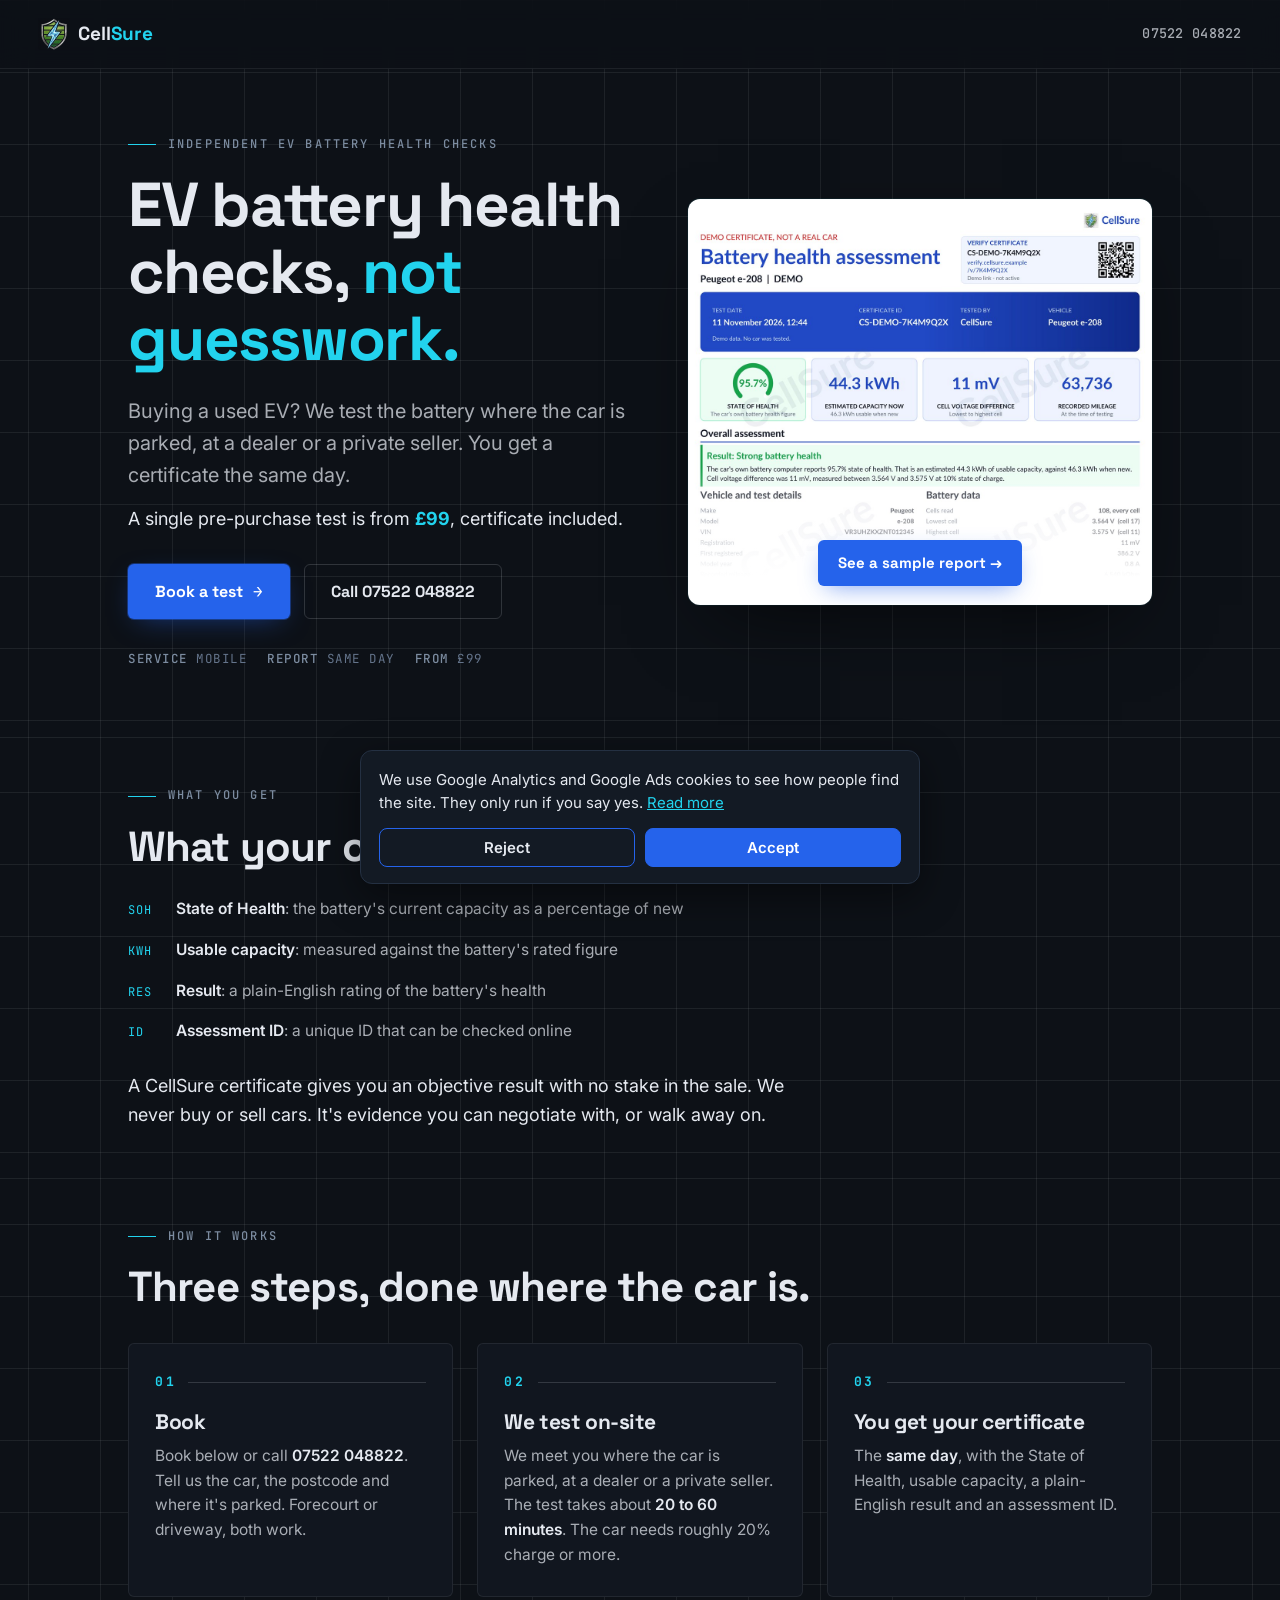
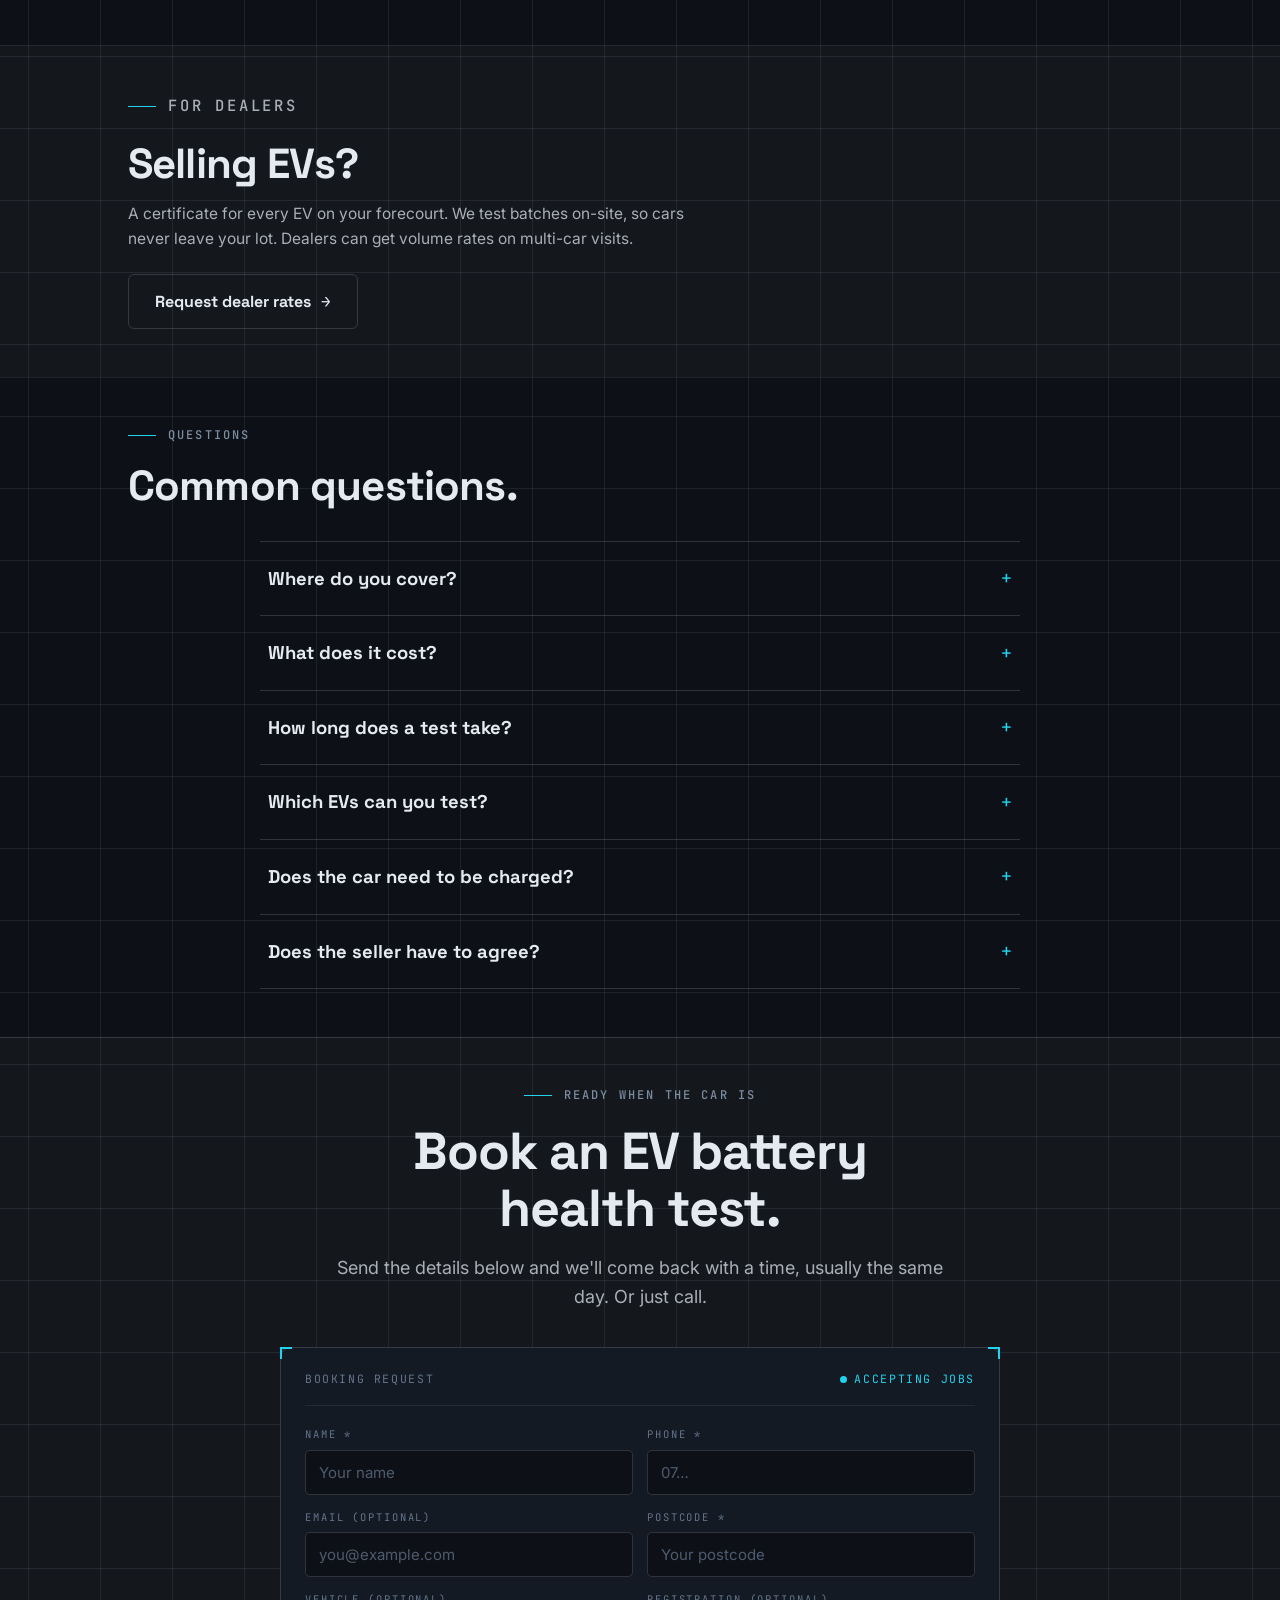
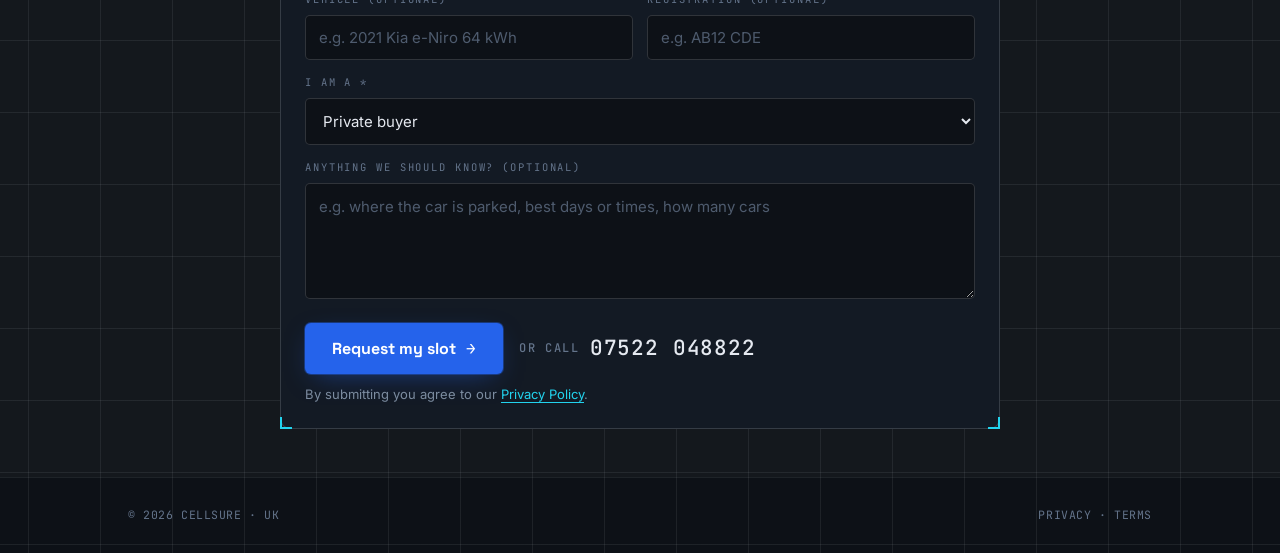
<file: ev-battery-test/index.html>
<!DOCTYPE html>
<html lang="en-GB" class="a-none">
<head>
<!--
  GOOGLE ADS LANDING PAGE (hidden from search: noindex, not in sitemap, not linked from the site).
  Use in Google Ads as the final URL:
    /ev-battery-test/?area=london       -> names London
    /ev-battery-test/?area=oxfordshire  -> names Oxfordshire
    /ev-battery-test/                   -> names no area
  Only the areas listed in AREAS below are ever shown. Anything else falls back to "no area".
  Leads are tagged in the booking email with "source" so you can see which ad page they came from.
-->
<script>
  (function () {
    var AREAS = { london: 'London', oxfordshire: 'Oxfordshire' };
    var key = '';
    try { key = (new URLSearchParams(location.search).get('area') || '').toLowerCase(); } catch (e) {}
    if (!Object.prototype.hasOwnProperty.call(AREAS, key)) { key = ''; }
    window.CS_AREA = key ? AREAS[key] : '';
    if (key) {
      document.documentElement.className = 'a-' + key;
      document.title = 'EV Battery Health Check in ' + AREAS[key] + ' | CellSure';
    }
  })();
</script>
<!-- Google tags load only after cookie consent. See /assets/consent.js -->
<script>
  window.dataLayer = window.dataLayer || [];
  function gtag(){dataLayer.push(arguments);}
  gtag('consent', 'default', {analytics_storage: 'denied', ad_storage: 'denied', ad_user_data: 'denied', ad_personalization: 'denied'});
  window.CS_TAGS = ['G-H4P8HEW8DB', 'AW-18322054920', 'AW-18551886088'];
</script>
<script src="/assets/consent.js" defer></script>
<meta charset="UTF-8">
<meta name="viewport" content="width=device-width, initial-scale=1.0">
<title>EV Battery Health Check | CellSure</title>
<meta name="description" content="Buying a used EV? We test the battery where the car is parked and issue a certificate the same day. Pre-purchase tests from £99.">
<meta name="robots" content="noindex, follow">
<link rel="icon" href="/favicon.ico" sizes="48x48">
<link rel="icon" type="image/svg+xml" href="/assets/favicon.svg">
<link rel="apple-touch-icon" href="/assets/apple-touch-icon.png">
<link rel="preconnect" href="https://fonts.googleapis.com">
<link rel="preconnect" href="https://fonts.gstatic.com" crossorigin>
<link href="https://fonts.googleapis.com/css2?family=Space+Grotesk:wght@500;700&family=Inter:wght@400;500;600&family=JetBrains+Mono:wght@400;500;700&display=swap" rel="stylesheet">
<link rel="stylesheet" href="/assets/site.css?v=20261011">
<style>
/* Ad landing page. Base styles come from /assets/site.css; the blocks below are copied from the homepage. */
:root{--bg-raise-veil:rgba(229,233,240,.028)}

/* area wording: only the matching version shows. No JS = "no area" version. */
.v{display:none}
.a-none .v-none,.a-london .v-london,.a-oxfordshire .v-oxfordshire{display:inline}
p.v,div.v{display:none}
.a-none p.v-none,.a-london p.v-london,.a-oxfordshire p.v-oxfordshire{display:block}
.a-none .eyebrow.v-none,.a-london .eyebrow.v-london,.a-oxfordshire .eyebrow.v-oxfordshire{display:flex}

/* header: logo and phone only */
.header-phone{margin-left:auto}
.logo{cursor:default}

section{padding:clamp(36px,3.8vw,48px) 0;border-top:1px solid var(--line);position:relative}
h2{font-size:clamp(28px,4.4vw,42px);margin:0 0 16px}

/* ============ HERO ============ */
.hero{padding:clamp(112px,15vh,156px) 0 clamp(52px,6vw,68px);border-top:none}
.hero-grid{display:grid;gap:48px;align-items:center}
@media(min-width:940px){.hero-grid{grid-template-columns:minmax(0,1.05fr) minmax(0,.95fr)}}
.hero h1{font-size:clamp(38px,6vw,62px);margin-bottom:22px}
.hero h1 em{font-style:normal;color:var(--cyan)}
.hero-sub{font-size:clamp(17px,2.1vw,20px);color:var(--text-soft);max-width:46ch;margin-bottom:14px}
.hero-price{font-size:clamp(16px,1.9vw,18px);color:var(--text);margin-bottom:30px}
.hero-price b{color:var(--cyan)}
.hero-actions{display:flex;flex-wrap:wrap;gap:14px;margin-bottom:30px}
.hero-meta{
  font-family:var(--mono);font-size:12.5px;color:var(--slate);
  display:flex;flex-wrap:wrap;gap:8px 20px;letter-spacing:.04em;
}
.hero-meta b{color:var(--slate-up);font-weight:500}

/* ============ SAMPLE REPORT PREVIEW ============ */
.cert-preview{
  display:block;position:relative;width:100%;max-width:520px;margin:0 auto;
  border-radius:12px;overflow:hidden;background:#fff;text-decoration:none;
  border:1px solid var(--line-strong);
  box-shadow:0 30px 80px -30px rgba(0,0,0,.7),0 0 0 1px rgba(34,211,238,.06);
  transition:transform .2s ease;
}
.cert-preview img{display:block;width:100%;height:auto}
.cert-preview::after{
  content:"";position:absolute;left:0;right:0;bottom:0;height:34%;pointer-events:none;
  background:linear-gradient(to bottom,rgba(255,255,255,0),#fff 80%);
}
.cert-preview-cta{
  position:absolute;left:50%;bottom:18px;transform:translateX(-50%);z-index:1;white-space:nowrap;
  font-family:var(--display);font-weight:700;font-size:15px;color:#fff;
  background:var(--blue);padding:11px 20px;border-radius:var(--radius);
  box-shadow:0 8px 24px -8px rgba(37,99,235,.6);
}
.cert-preview:hover{transform:translateY(-2px)}
@media (prefers-reduced-motion:reduce){.cert-preview{transition:none}.cert-preview:hover{transform:none}}

/* ============ WHAT YOU GET ============ */
.cert-points{list-style:none;display:grid;gap:16px;margin-top:28px}
.cert-points li{display:flex;gap:14px;align-items:baseline;font-size:15.5px;color:var(--text-soft)}
.cert-points .k{font-family:var(--mono);font-size:12px;color:var(--cyan);letter-spacing:.1em;flex:none;min-width:34px}
.cert-points b{color:var(--text);font-weight:600}
.why-line{margin-top:28px;max-width:60ch;color:var(--text);font-size:clamp(16px,1.9vw,18px)}

/* ============ HOW IT WORKS ============ */
.steps{display:grid;gap:20px;margin-top:34px}
@media(min-width:820px){.steps{grid-template-columns:repeat(3,1fr);gap:24px}}
.step{
  background:var(--bg-raise);border:1px solid var(--line);border-radius:var(--radius);
  padding:28px 26px;position:relative;
}
.step-num{
  font-family:var(--mono);font-weight:700;font-size:13px;
  color:var(--cyan);letter-spacing:.2em;
  display:flex;align-items:center;gap:12px;margin-bottom:18px;
}
.step-num::after{content:"";flex:1;height:1px;background:var(--line-strong)}
.step h3{font-size:21px;margin-bottom:10px}
.step p{color:var(--text-soft);font-size:15.5px}
.step p b{color:var(--text);font-weight:600}

/* ============ DEALERS ============ */
.dealer-band{background:var(--bg-raise-veil)}
.dealer-band p{color:var(--text-soft);max-width:60ch;font-size:15.5px;margin-bottom:22px}

/* ============ FAQ ============ */
.faq-list{max-width:760px;margin:32px auto 0;display:grid;gap:0;border-top:1px solid var(--line-strong)}
details{border-bottom:1px solid var(--line-strong)}
summary{
  list-style:none;cursor:pointer;padding:22px 8px;
  display:flex;justify-content:space-between;align-items:center;gap:20px;
  font-family:var(--display);font-weight:700;font-size:clamp(16px,2vw,18.5px);
}
summary::-webkit-details-marker{display:none}
summary .ind{
  font-family:var(--mono);font-weight:400;color:var(--cyan);
  font-size:18px;flex:none;transition:transform .2s ease;
}
details[open] summary .ind{transform:rotate(45deg)}
@media (prefers-reduced-motion:reduce){summary .ind{transition:none}}
details p{padding:0 8px 24px;color:var(--text-soft);max-width:64ch;font-size:15.5px}
details p b{color:var(--text);font-weight:600}

/* ============ BOOKING ============ */
.cta-band{
  border-top:1px solid var(--line-strong);
  background:
    radial-gradient(700px 300px at 50% 120%,rgba(37,99,235,.22),transparent 70%),
    var(--bg-raise-veil);
  text-align:center;
}
.cta-band h2{font-size:clamp(32px,5.4vw,52px);max-width:16ch;margin:0 auto 18px}
.cta-band .section-lede{margin:0 auto 36px}
.cta-actions{display:flex;flex-wrap:wrap;gap:16px;justify-content:center;align-items:center}
.cta-phone{
  font-family:var(--mono);font-weight:500;font-size:clamp(17px,2.6vw,21px);
  color:var(--text);text-decoration:none;letter-spacing:.04em;
  display:inline-flex;align-items:center;gap:10px;
}
.cta-phone:hover{color:var(--cyan)}
.cta-phone small{font-size:12px;color:var(--slate);letter-spacing:.14em}
.book-panel{
  position:relative;max-width:720px;margin:36px auto 0;text-align:left;
  background:var(--bg-panel);border:1px solid var(--line-strong);border-radius:10px;
  padding:22px 24px 24px;
}
.book-panel::before,.book-panel::after,
.book-panel .corner::before,.book-panel .corner::after{
  content:"";position:absolute;width:12px;height:12px;border-color:var(--cyan);border-style:solid;
}
.book-panel::before{top:-1px;left:-1px;border-width:2px 0 0 2px}
.book-panel::after{top:-1px;right:-1px;border-width:2px 2px 0 0}
.book-panel .corner::before{bottom:-1px;left:-1px;border-width:0 0 2px 2px}
.book-panel .corner::after{bottom:-1px;right:-1px;border-width:0 2px 2px 0}
.book-grid{display:grid;gap:14px;margin:20px 0 24px}
@media(min-width:640px){.book-grid{grid-template-columns:1fr 1fr}.fld-wide{grid-column:1/-1}}
.fld textarea{
  width:100%;background:var(--bg);color:var(--text);
  border:1px solid var(--line-strong);border-radius:5px;
  padding:12px 13px;font-family:var(--body);font-size:15px;
  min-height:96px;resize:vertical;line-height:1.5;
}
.fld textarea::placeholder{color:var(--slate);opacity:.75}
.fld textarea:focus{outline:2px solid var(--cyan);outline-offset:1px;border-color:transparent}
.fld textarea:hover{border-color:var(--slate)}
#f-reg{text-transform:uppercase}
#f-reg::placeholder{text-transform:none}
.book-note:empty{display:none}
.book-consent{font-size:13px;color:var(--slate-up);margin-top:10px}
.book-consent a{color:var(--cyan);text-decoration:underline;text-underline-offset:3px}
.show-validation input:invalid{border-color:#F87171}
.show-validation input:invalid:focus{outline-color:#F87171}
.cta-band .cta-actions{justify-content:flex-start}
@media(max-width:560px){.cta-band .cta-actions{justify-content:center}}

/* ============ FOOTER (minimal) ============ */
footer{padding:28px 0}
footer .smallprint{margin-top:0;padding-top:0;border-top:0}
</style>
</head>
<body>

<a class="skip-link" href="#main">Skip to content</a>

<header>
  <div class="header-inner">
    <div class="logo">
      <img class="logo-mark" src="/assets/logo.png" alt="CellSure logo">
      <span class="logo-name">Cell<span>Sure</span></span>
    </div>
    <a class="header-phone" href="tel:+447522048822">07522 048822</a>
  </div>
</header>

<main id="main">

<!-- ================= HERO ================= -->
<section class="hero">
  <div class="wrap hero-grid">
    <div>
      <p class="eyebrow v v-none">Independent EV battery health checks</p>
      <p class="eyebrow v v-london">Now booking in London</p>
      <p class="eyebrow v v-oxfordshire">Now booking in Oxfordshire</p>
      <h1>
        <span class="v v-none">EV battery health checks, <em>not guesswork.</em></span>
        <span class="v v-london">EV battery health checks <em>in London.</em></span>
        <span class="v v-oxfordshire">EV battery health checks <em>in Oxfordshire.</em></span>
      </h1>
      <p class="hero-sub">Buying a used EV? We test the battery where the car is parked, at a dealer or a private seller. You get a certificate the same day.</p>
      <p class="hero-price">A single pre-purchase test is from <b>£99</b>, certificate included.</p>
      <div class="hero-actions">
        <a class="btn btn-primary" href="#book">Book a test <span class="arrow">→</span></a>
        <a class="btn btn-ghost" href="tel:+447522048822">Call 07522 048822</a>
      </div>
      <p class="hero-meta">
        <span><b>SERVICE</b> MOBILE</span>
        <span><b>REPORT</b> SAME DAY</span>
        <span><b>FROM</b> £99</span>
      </p>
    </div>

    <a class="cert-preview" href="/sample-certificate.pdf?v=6" target="_blank" rel="noopener" aria-label="View a sample CellSure battery health report (opens in a new tab)">
      <img src="/assets/sample-report-preview.jpg" width="1200" height="1050"
           alt="Sample CellSure battery health report for a demo Peugeot e-208: 95.7% state of health, 44.3 kWh estimated capacity now, result: strong battery health">
      <span class="cert-preview-cta">See a sample report <span class="arrow">&rarr;</span></span>
    </a>
  </div>
</section>

<!-- ================= WHAT YOU GET ================= -->
<section id="certificate">
  <div class="wrap">
    <p class="eyebrow">What you get</p>
    <h2>What your certificate shows.</h2>
    <ul class="cert-points">
      <li><span class="k">SOH</span><span><b>State of Health</b>: the battery's current capacity as a percentage of new</span></li>
      <li><span class="k">KWH</span><span><b>Usable capacity</b>: measured against the battery's rated figure</span></li>
      <li><span class="k">RES</span><span><b>Result</b>: a plain-English rating of the battery's health</span></li>
      <li><span class="k">ID</span><span><b>Assessment ID</b>: a unique ID that can be checked online</span></li>
    </ul>
    <p class="why-line">A CellSure certificate gives you an objective result with no stake in the sale. We never buy or sell cars. It's evidence you can negotiate with, or walk away on.</p>
  </div>
</section>

<!-- ================= HOW IT WORKS ================= -->
<section id="how">
  <div class="wrap">
    <p class="eyebrow">How it works</p>
    <h2>Three steps, done where the car is.</h2>
    <div class="steps">
      <article class="step">
        <div class="step-num">01</div>
        <h3>Book</h3>
        <p>Book below or call <b>07522 048822</b>. Tell us the car, the postcode and where it's parked. Forecourt or driveway, both work.</p>
      </article>
      <article class="step">
        <div class="step-num">02</div>
        <h3>We test on-site</h3>
        <p>We meet you where the car is parked, at a dealer or a private seller. The test takes about <b>20 to 60 minutes</b>. The car needs roughly 20% charge or more.</p>
      </article>
      <article class="step">
        <div class="step-num">03</div>
        <h3>You get your certificate</h3>
        <p>The <b>same day</b>, with the State of Health, usable capacity, a plain-English result and an assessment ID.</p>
      </article>
    </div>
  </div>
</section>

<!-- ================= DEALERS ================= -->
<section class="dealer-band" id="dealers">
  <div class="wrap">
    <p class="eyebrow">For dealers</p>
    <h2>Selling EVs?</h2>
    <p>A certificate for every EV on your forecourt. We test batches on-site, so cars never leave your lot. Dealers can get volume rates on multi-car visits.</p>
    <a class="btn btn-ghost" href="mailto:hello@cellsure.co.uk?subject=Dealer%20rates%20enquiry">Request dealer rates <span class="arrow">→</span></a>
  </div>
</section>

<!-- ================= FAQ ================= -->
<section id="faq">
  <div class="wrap">
    <p class="eyebrow">Questions</p>
    <h2>Common questions.</h2>
    <div class="faq-list">
      <details>
        <summary>Where do you cover?<span class="ind" aria-hidden="true">+</span></summary>
        <p class="v v-none">We're a mobile service. Tell us your postcode when you book and we'll confirm whether we can reach you.</p>
        <p class="v v-london">We're taking bookings in London now. Send your postcode and we'll confirm whether we can reach you and offer a time.</p>
        <p class="v v-oxfordshire">We're taking bookings in Oxfordshire now. Send your postcode and we'll confirm whether we can reach you and offer a time.</p>
      </details>
      <details>
        <summary>What does it cost?<span class="ind" aria-hidden="true">+</span></summary>
        <p>A single pre-purchase test is <b>from £99</b>, certificate included. Dealers can get volume rates on multi-car visits.</p>
      </details>
      <details>
        <summary>How long does a test take?<span class="ind" aria-hidden="true">+</span></summary>
        <p>About <b>20 to 60 minutes</b> per car, done where it's parked. Your certificate is issued the <b>same day</b>.</p>
      </details>
      <details>
        <summary>Which EVs can you test?<span class="ind" aria-hidden="true">+</span></summary>
        <p>Most major makes: Nissan, Tesla, Kia, Hyundai, VW, BMW, Renault, MG and more, including plug-in hybrids. Tell us the exact model when you book and we'll confirm coverage before you pay anything.</p>
      </details>
      <details>
        <summary>Does the car need to be charged?<span class="ind" aria-hidden="true">+</span></summary>
        <p>No special prep. Anything above roughly <b>20% charge</b> is fine. We'll flag it when you book if the model needs more.</p>
      </details>
      <details>
        <summary>Does the seller have to agree?<span class="ind" aria-hidden="true">+</span></summary>
        <p>Yes. The test needs access to the car, so the owner has to allow it. We meet you at the seller's location, private or dealer.</p>
      </details>
    </div>
  </div>
</section>

<!-- ================= BOOKING ================= -->
<section class="cta-band" id="book">
  <div class="wrap">
    <p class="eyebrow" style="justify-content:center">Ready when the car is</p>
    <h2>
      <span class="v v-none">Book an EV battery health test.</span>
      <span class="v v-london">Book your battery test in London.</span>
      <span class="v v-oxfordshire">Book your battery test in Oxfordshire.</span>
    </h2>
    <p class="section-lede">Send the details below and we'll come back with a time, usually the same day. Or just call.</p>

    <div class="book-panel">
      <i class="corner" aria-hidden="true"></i>
      <div class="panel-head">
        <span>BOOKING REQUEST</span>
        <span class="live"><span class="live-dot"></span>ACCEPTING JOBS</span>
      </div>

      <!-- Real form: posts natively to FormSubmit even with JS disabled. -->
      <form id="book-form" action="https://formsubmit.co/8cfe695077eb019a318fc8b6485adaba" method="POST">
      <div class="book-grid">
        <label class="fld"><span>Name *</span><input id="f-name" name="name" type="text" autocomplete="name" placeholder="Your name" required></label>
        <label class="fld"><span>Phone *</span><input id="f-phone" name="phone" type="tel" autocomplete="tel" placeholder="07…" required></label>
        <label class="fld"><span>Email (optional)</span><input id="f-email" name="email" type="email" autocomplete="email" placeholder="you@example.com"></label>
        <label class="fld"><span>Postcode *</span><input id="f-pc" name="postcode" type="text" autocomplete="postal-code" placeholder="Your postcode" required></label>
        <label class="fld"><span>Vehicle (optional)</span><input id="f-veh" name="vehicle" type="text" placeholder="e.g. 2021 Kia e-Niro 64 kWh"></label>
        <label class="fld"><span>Registration (optional)</span><input id="f-reg" name="registration" type="text" autocomplete="off" autocapitalize="characters" spellcheck="false" maxlength="10" placeholder="e.g. AB12 CDE"></label>
        <label class="fld fld-wide"><span>I am a *</span>
          <select id="f-who" name="enquiry_type">
            <option>Private buyer</option>
            <option>Dealer</option>
          </select>
        </label>
        <label class="fld fld-wide"><span>Anything we should know? (optional)</span><textarea id="f-notes" name="notes" rows="4" maxlength="1000" placeholder="e.g. where the car is parked, best days or times, how many cars"></textarea></label>
      </div>
      <input type="hidden" name="_subject" value="New CellSure booking request (ad page)">
      <input type="hidden" name="_template" value="table">
      <input type="hidden" name="_captcha" value="false">
      <input type="text" name="_honey" tabindex="-1" autocomplete="off" style="display:none">
      <input type="hidden" id="f-source" name="source" value="Ad page: no area">
      <input type="hidden" id="f-submitted-at" name="submittedAt" value="">

      <div class="cta-actions">
        <button class="btn btn-primary" type="submit" id="f-send">Request my slot <span class="arrow">→</span></button>
        <a class="cta-phone" href="tel:+447522048822"><small>OR CALL</small> 07522 048822</a>
      </div>
      <p class="book-note" id="f-note" role="status" aria-live="polite"></p>
      <p class="book-consent">By submitting you agree to our <a href="/privacy/">Privacy Policy</a>.</p>
      </form>
    </div>
  </div>
</section>

</main>

<footer>
  <div class="wrap">
    <div class="smallprint">
      <span>© 2026 CELLSURE · UK</span>
      <span><a href="/privacy/">PRIVACY</a> · <a href="/terms/">TERMS</a></span>
    </div>
  </div>
</footer>

<script>
(function(){
  /* lead source for the booking email, from the fixed area list in <head> */
  var AREA = window.CS_AREA || '';
  var SOURCE = 'Ad page: ' + (AREA || 'no area');
  var src = document.getElementById('f-source');
  if (src) { src.value = SOURCE; }

  /* ---------------------------------------------------------------
     BOOKING FORM (copied from the homepage, plus the "source" field)
     Posts natively to FormSubmit with JS disabled; JS switches to the
     /ajax/ endpoint so visitors stay on the page.
     --------------------------------------------------------------- */
  var form = document.getElementById('book-form');
  if(form){
    var send = document.getElementById('f-send');
    var note = document.getElementById('f-note');
    var setNote = function(msg, state){
      note.textContent = msg;
      note.classList.toggle('ok',  state === 'ok');
      note.classList.toggle('err', state === 'err');
    };

    form.addEventListener('submit', async function(ev){
      var g = function(id){ return (document.getElementById(id).value || '').trim(); };
      var data = {
        name: g('f-name'),
        phone: g('f-phone'),
        email: g('f-email') || 'not given',
        postcode: g('f-pc'),
        vehicle: g('f-veh') || 'not given',
        registration: g('f-reg').toUpperCase() || 'not given',
        notes: g('f-notes') || 'none',
        enquiry_type: document.getElementById('f-who').value,
        source: SOURCE,
        _subject: 'CellSure booking request (' + (AREA ? AREA + ' ad' : 'ad page') + '): ' + (g('f-veh') || 'EV battery test'),
        _template: 'table',
        _captcha: 'false',
        submittedAt: new Date().toISOString()
      };

      form.classList.add('show-validation');
      if(!form.checkValidity()){
        ev.preventDefault();
        setNote('// PLEASE ADD YOUR NAME, PHONE AND POSTCODE, AND CHECK YOUR EMAIL.', 'err');
        form.reportValidity();
        return;
      }
      document.getElementById('f-submitted-at').value = data.submittedAt;

      ev.preventDefault();
      var endpoint = form.getAttribute('action').replace('https://formsubmit.co/', 'https://formsubmit.co/ajax/');
      send.disabled = true;
      setNote('// SENDING…');
      try{
        var res = await fetch(endpoint, {
          method: 'POST',
          headers: { 'Content-Type': 'application/json', 'Accept': 'application/json' },
          body: JSON.stringify(data)
        });
        if(!res.ok) throw new Error('bad status');
        form.querySelector('.book-grid').style.display = 'none';
        send.style.display = 'none';
        setNote('// REQUEST RECEIVED. WE WILL CONTACT YOU SHORTLY.', 'ok');
        var bookSec = document.getElementById('book');
        if (bookSec) {
          bookSec.querySelectorAll(':scope > .wrap > .eyebrow, :scope > .wrap > h2, :scope > .wrap > .section-lede').forEach(function(el){ el.style.display = 'none'; });
          var live = bookSec.querySelector('.panel-head .live');
          if (live) { live.textContent = 'Thank you, your details have been submitted.'; }
        }
      }catch(err){
        send.disabled = false;
        setNote('// COULD NOT SEND. PLEASE CALL 07522 048822 OR EMAIL HELLO@CELLSURE.CO.UK.', 'err');
      }
    });
  }
})();
</script>
<!-- GA4 interaction events: call_click / dealer_enquiry_click / booking_request (copied from the homepage, plus ad_area) -->
<script>
(function(){
  var AREA = window.CS_AREA || 'no area';
  function track(name, params){
    if (typeof window.gtag === 'function') { window.gtag('event', name, params || {}); }
  }
  function label(el){ return (el.textContent || '').replace(/\s+/g, ' ').trim().slice(0, 100); }

  document.addEventListener('click', function(ev){
    var t = ev.target;
    if (!t || typeof t.closest !== 'function') { return; }
    var a = t.closest('a[href]');
    if (!a) { return; }
    var href = a.getAttribute('href') || '';

    if (href.indexOf('tel:') === 0) {
      track('call_click', {
        link_url: href,
        link_text: label(a),
        link_location: a.className || 'body',
        ad_area: AREA
      });
      return;
    }

    if (href.indexOf('mailto:') === 0 && /dealer/i.test(href)) {
      track('dealer_enquiry_click', {
        link_url: href.split('?')[0],
        link_text: label(a),
        link_location: a.className || 'body',
        ad_area: AREA
      });
    }
  }, true);

  var form = document.getElementById('book-form');
  var note = document.getElementById('f-note');
  if (form && note && typeof MutationObserver === 'function') {
    var fired = false;
    new MutationObserver(function(){
      if (fired || !note.classList.contains('ok')) { return; }
      fired = true;
      var who = document.getElementById('f-who');
      track('booking_request', {
        form_id: 'book-form',
        enquiry_type: who ? who.value : 'not given',
        ad_area: AREA
      });
      if (typeof window.gtag === 'function') {
        window.gtag('event', 'conversion', { send_to: 'AW-18551886088/z0AXCJz4n7YdEIiinY5F' });
      }
    }).observe(note, { attributes: true, attributeFilter: ['class'] });
  }
})();
</script>
</body>
</html>
</file>
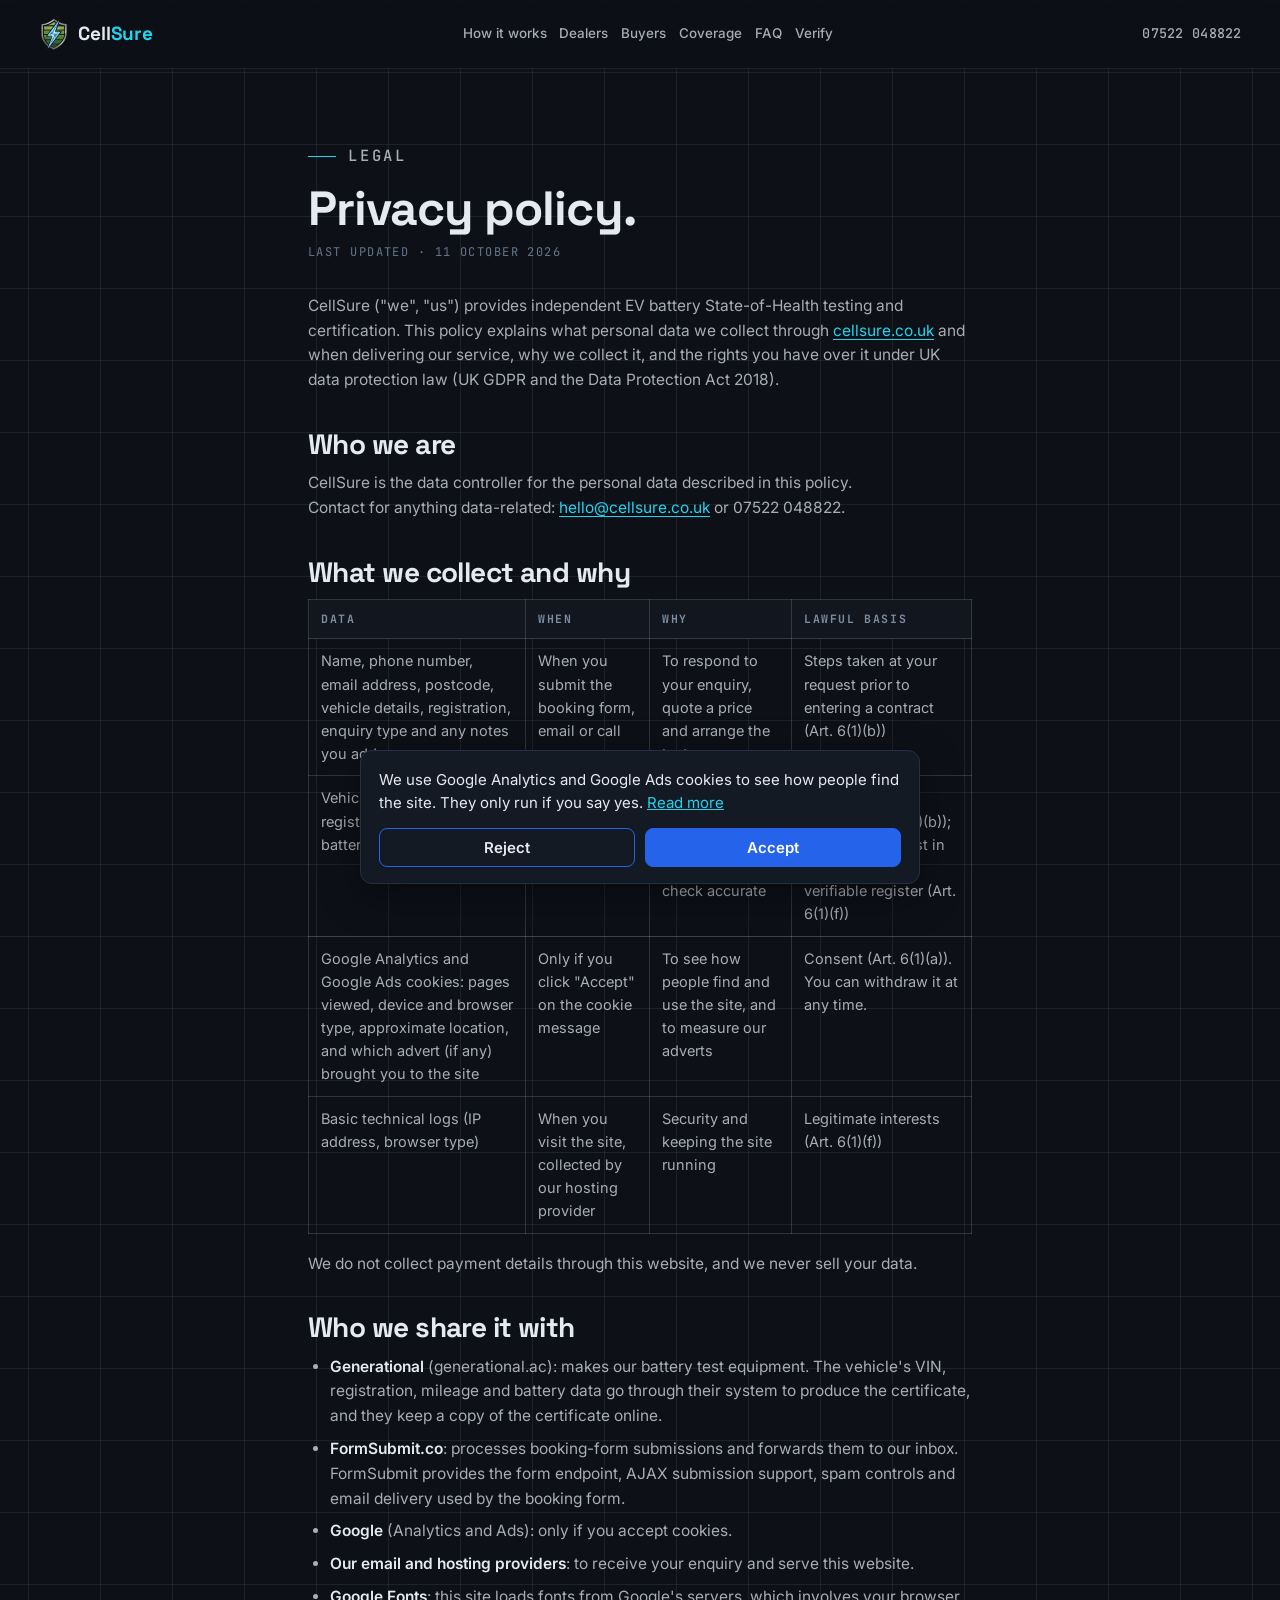
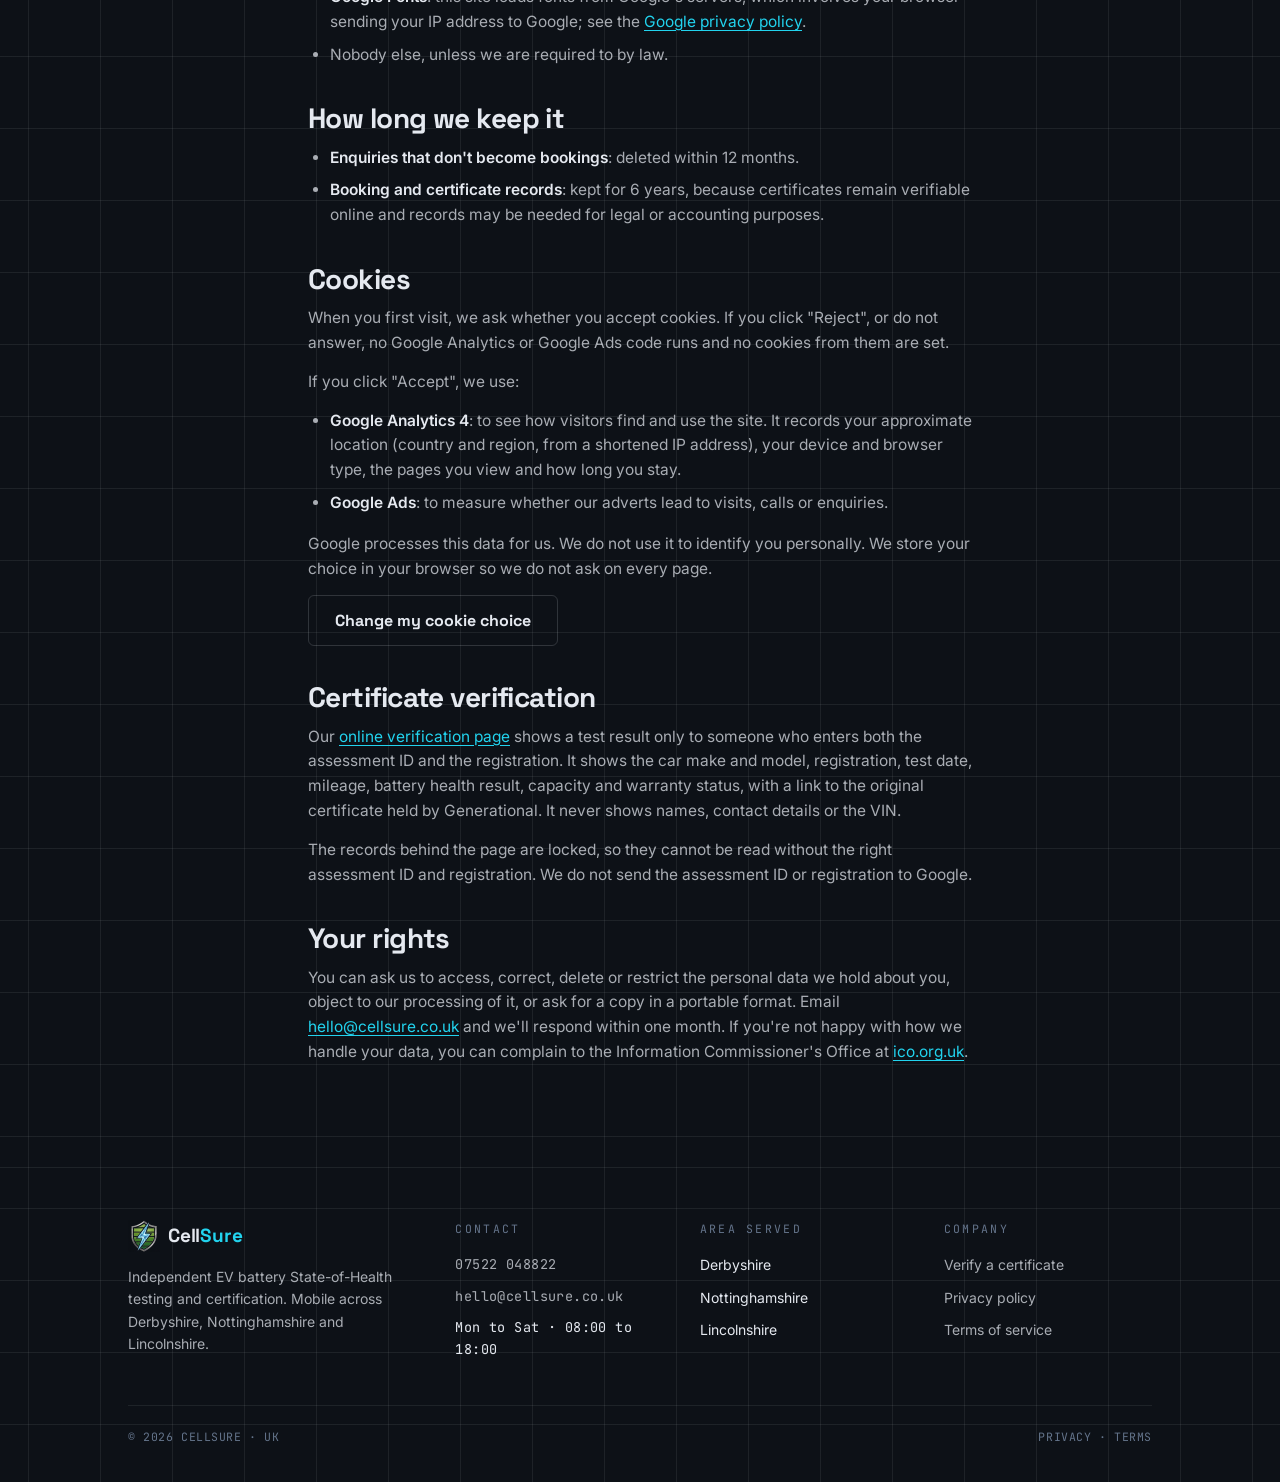
<file: privacy/index.html>
<!DOCTYPE html>
<html lang="en-GB">
<head>
<!-- Google tags load only after cookie consent. See /assets/consent.js -->
<script>
  window.dataLayer = window.dataLayer || [];
  function gtag(){dataLayer.push(arguments);}
  gtag('consent', 'default', {analytics_storage: 'denied', ad_storage: 'denied', ad_user_data: 'denied', ad_personalization: 'denied'});
  window.CS_TAGS = ['G-H4P8HEW8DB', 'AW-18322054920', 'AW-18551886088'];
</script>
<script src="/assets/consent.js" defer></script>
<script src="/assets/menu.js" defer></script>
<meta charset="UTF-8">
<meta name="viewport" content="width=device-width, initial-scale=1.0">
<title>Privacy Policy | CellSure</title>
<meta name="description" content="How CellSure collects, uses and protects your personal data when you book an EV battery health test or contact us.">
<link rel="canonical" href="https://www.cellsure.co.uk/privacy/">
<link rel="icon" href="/favicon.ico" sizes="48x48">
<link rel="icon" type="image/svg+xml" href="/assets/favicon.svg">
<link rel="apple-touch-icon" href="/assets/apple-touch-icon.png">
<meta name="robots" content="noindex, follow">
<link rel="preconnect" href="https://fonts.googleapis.com">
<link rel="preconnect" href="https://fonts.gstatic.com" crossorigin>
<link href="https://fonts.googleapis.com/css2?family=Space+Grotesk:wght@500;700&family=Inter:wght@400;500;600&family=JetBrains+Mono:wght@400;500;700&display=swap" rel="stylesheet">
<link rel="stylesheet" href="/assets/site.css?v=20261011">
</head>
<body>

<a class="skip-link" href="#main">Skip to content</a>

<header>
  <div class="header-inner">
    <a class="logo" href="/" aria-label="CellSure, home">
      <img class="logo-mark" src="/assets/logo.png" alt="CellSure logo">
      <span class="logo-name">Cell<span>Sure</span></span>
    </a>
    <nav class="main-nav" id="main-nav" aria-label="Main">
      <a href="/#how">How it works</a>
      <a href="/#dealers">Dealers</a>
      <a href="/#buyers">Buyers</a>
      <a href="/#coverage">Coverage</a>
      <a href="/#faq">FAQ</a>
      <a href="/verify/">Verify</a>
    </nav>
    <a class="header-phone" href="tel:+447522048822">07522 048822</a>
    <button class="nav-toggle" type="button" aria-label="Open menu" aria-expanded="false" aria-controls="main-nav"><svg width="24" height="24" viewBox="0 0 24 24" aria-hidden="true"><path d="M4 7h16M4 12h16M4 17h16" stroke="currentColor" stroke-width="2" stroke-linecap="round"/></svg></button>
  </div>
</header>

<main id="main">
<section class="page">
  <div class="wrap doc">
    <p class="eyebrow">Legal</p>
    <h1>Privacy policy.</h1>
    <p class="doc-updated">Last updated · 11 October 2026</p>

    <p>CellSure ("we", "us") provides independent EV battery State-of-Health testing and certification. This policy explains what personal data we collect through <a href="/">cellsure.co.uk</a> and when delivering our service, why we collect it, and the rights you have over it under UK data protection law (UK GDPR and the Data Protection Act 2018).</p>

    <h2>Who we are</h2>
    <p>CellSure is the data controller for the personal data described in this policy.<br>
    Contact for anything data-related: <a href="mailto:hello@cellsure.co.uk">hello@cellsure.co.uk</a> or 07522 048822.</p>
    <!-- TODO: add registered company name, number and registered address once incorporated details are confirmed. -->

    <h2>What we collect and why</h2>
    <table>
      <tr><th>Data</th><th>When</th><th>Why</th><th>Lawful basis</th></tr>
      <tr>
        <td>Name, phone number, email address, postcode, vehicle details, registration, enquiry type and any notes you add</td>
        <td>When you submit the booking form, email or call us</td>
        <td>To respond to your enquiry, quote a price and arrange the test</td>
        <td>Steps taken at your request prior to entering a contract (Art. 6(1)(b))</td>
      </tr>
      <tr>
        <td>Vehicle identifiers (VIN, registration, odometer) and battery diagnostic data</td>
        <td>When we test a vehicle</td>
        <td>To produce the battery report and keep the online certificate check accurate</td>
        <td>Performance of a contract (Art. 6(1)(b)); legitimate interest in maintaining a verifiable register (Art. 6(1)(f))</td>
      </tr>
      <tr>
        <td>Google Analytics and Google Ads cookies: pages viewed, device and browser type, approximate location, and which advert (if any) brought you to the site</td>
        <td>Only if you click "Accept" on the cookie message</td>
        <td>To see how people find and use the site, and to measure our adverts</td>
        <td>Consent (Art. 6(1)(a)). You can withdraw it at any time.</td>
      </tr>
      <tr>
        <td>Basic technical logs (IP address, browser type)</td>
        <td>When you visit the site, collected by our hosting provider</td>
        <td>Security and keeping the site running</td>
        <td>Legitimate interests (Art. 6(1)(f))</td>
      </tr>
    </table>
    <p>We do not collect payment details through this website, and we never sell your data.</p>

    <h2>Who we share it with</h2>
    <ul>
      <li><b>Generational</b> (generational.ac): makes our battery test equipment. The vehicle's VIN, registration, mileage and battery data go through their system to produce the certificate, and they keep a copy of the certificate online.</li>
      <li><b>FormSubmit.co</b>: processes booking-form submissions and forwards them to our inbox. FormSubmit provides the form endpoint, AJAX submission support, spam controls and email delivery used by the booking form.</li>
      <li><b>Google</b> (Analytics and Ads): only if you accept cookies.</li>
      <li><b>Our email and hosting providers</b>: to receive your enquiry and serve this website.</li>
      <li><b>Google Fonts</b>: this site loads fonts from Google's servers, which involves your browser sending your IP address to Google; see the <a href="https://policies.google.com/privacy" rel="noopener">Google privacy policy</a>.</li>
      <li>Nobody else, unless we are required to by law.</li>
    </ul>

    <h2>How long we keep it</h2>
    <ul>
      <li><b>Enquiries that don't become bookings</b>: deleted within 12 months.</li>
      <li><b>Booking and certificate records</b>: kept for 6 years, because certificates remain verifiable online and records may be needed for legal or accounting purposes.</li>
    </ul>

    <h2 id="cookies">Cookies</h2>
    <p>When you first visit, we ask whether you accept cookies. If you click "Reject", or do not answer, no Google Analytics or Google Ads code runs and no cookies from them are set.</p>
    <p>If you click "Accept", we use:</p>
    <ul>
      <li><b>Google Analytics 4</b>: to see how visitors find and use the site. It records your approximate location (country and region, from a shortened IP address), your device and browser type, the pages you view and how long you stay.</li>
      <li><b>Google Ads</b>: to measure whether our adverts lead to visits, calls or enquiries.</li>
    </ul>
    <p>Google processes this data for us. We do not use it to identify you personally. We store your choice in your browser so we do not ask on every page.</p>
    <p><button type="button" class="btn btn-ghost" onclick="csConsent.open()">Change my cookie choice</button></p>

    <h2>Certificate verification</h2>
    <p>Our <a href="/verify/">online verification page</a> shows a test result only to someone who enters both the assessment ID and the registration. It shows the car make and model, registration, test date, mileage, battery health result, capacity and warranty status, with a link to the original certificate held by Generational. It never shows names, contact details or the VIN.</p>
    <p>The records behind the page are locked, so they cannot be read without the right assessment ID and registration. We do not send the assessment ID or registration to Google.</p>

    <h2>Your rights</h2>
    <p>You can ask us to access, correct, delete or restrict the personal data we hold about you, object to our processing of it, or ask for a copy in a portable format. Email <a href="mailto:hello@cellsure.co.uk">hello@cellsure.co.uk</a> and we'll respond within one month. If you're not happy with how we handle your data, you can complain to the Information Commissioner's Office at <a href="https://ico.org.uk" rel="noopener">ico.org.uk</a>.</p>
  </div>
</section>
</main>

<footer>
  <div class="wrap">
    <div class="foot-grid">
      <div class="foot-brand">
        <a class="logo" href="/" aria-label="CellSure, back to home">
          <img class="logo-mark" src="/assets/logo.png" alt="CellSure logo">
          <span class="logo-name">Cell<span>Sure</span></span>
        </a>
        <p>Independent EV battery State-of-Health testing and certification. Mobile across Derbyshire, Nottinghamshire and Lincolnshire.</p>
      </div>
      <div class="foot-col">
        <p class="foot-h">Contact</p>
        <ul class="foot-mono">
          <li><a href="tel:+447522048822">07522 048822</a></li>
          <li><a href="mailto:hello@cellsure.co.uk">hello@cellsure.co.uk</a></li>
          <li>Mon to Sat · 08:00 to 18:00</li>
        </ul>
      </div>
      <div class="foot-col">
        <p class="foot-h">Area served</p>
        <ul>
          <li>Derbyshire</li>
          <li>Nottinghamshire</li>
          <li>Lincolnshire</li>
        </ul>
      </div>
      <div class="foot-col">
        <p class="foot-h">Company</p>
        <ul>
          <li><a href="/verify/">Verify a certificate</a></li>
          <li><a href="/privacy/">Privacy policy</a></li>
          <li><a href="/terms/">Terms of service</a></li>
        </ul>
      </div>
    </div>
    <div class="smallprint">
      <span>© 2026 CELLSURE · UK</span>
      <span><a href="/privacy/">PRIVACY</a> · <a href="/terms/">TERMS</a></span>
    </div>
  </div>
</footer>
</body>
</html>
</file>
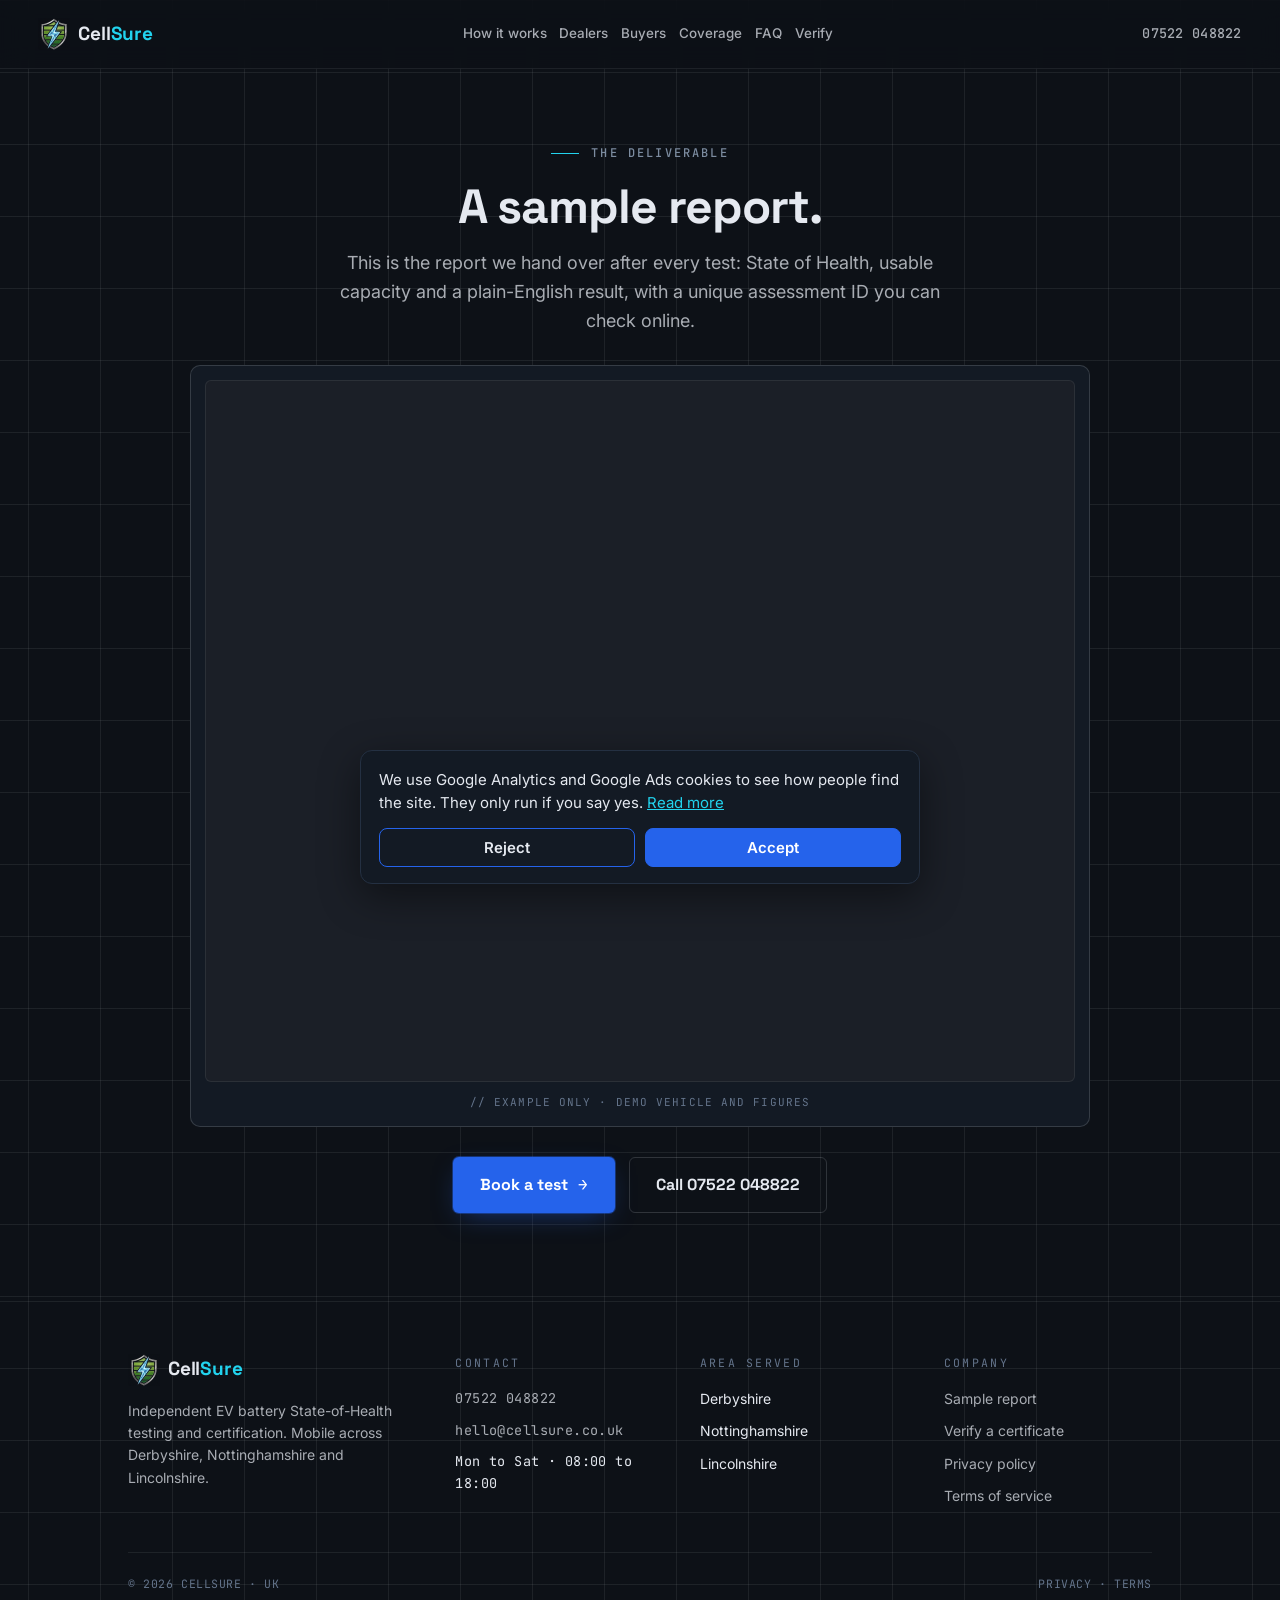
<file: sample/index.html>
<!DOCTYPE html>
<html lang="en-GB">
<head>
<!-- Google tags load only after cookie consent. See /assets/consent.js -->
<script>
  window.dataLayer = window.dataLayer || [];
  function gtag(){dataLayer.push(arguments);}
  gtag('consent', 'default', {analytics_storage: 'denied', ad_storage: 'denied', ad_user_data: 'denied', ad_personalization: 'denied'});
  window.CS_TAGS = ['G-H4P8HEW8DB', 'AW-18322054920', 'AW-18551886088'];
</script>
<script src="/assets/consent.js" defer></script>
<script src="/assets/menu.js" defer></script>
<meta charset="UTF-8">
<meta name="viewport" content="width=device-width, initial-scale=1.0">
<title>Sample Report | CellSure</title>
<meta name="description" content="See an example CellSure EV battery health report: the report we hand over after every test.">
<link rel="canonical" href="https://www.cellsure.co.uk/sample/">
<link rel="icon" href="/favicon.ico" sizes="48x48">
<link rel="icon" type="image/svg+xml" href="/assets/favicon.svg">
<link rel="apple-touch-icon" href="/assets/apple-touch-icon.png">
<meta property="og:site_name" content="CellSure">
<meta property="og:type" content="website">
<meta property="og:url" content="https://www.cellsure.co.uk/sample/">
<meta property="og:title" content="See a sample CellSure battery health report">
<meta property="og:description" content="An example of the EV battery health report we hand over after every test.">
<meta property="og:image" content="https://www.cellsure.co.uk/assets/og-image.png">
<meta name="twitter:card" content="summary_large_image">
<meta name="twitter:title" content="See a sample CellSure battery health report">
<meta name="twitter:description" content="An example of the EV battery health report we hand over after every test.">
<meta name="twitter:image" content="https://www.cellsure.co.uk/assets/og-image.png">
<link rel="preconnect" href="https://fonts.googleapis.com">
<link rel="preconnect" href="https://fonts.gstatic.com" crossorigin>
<link href="https://fonts.googleapis.com/css2?family=Space+Grotesk:wght@500;700&family=Inter:wght@400;500;600&family=JetBrains+Mono:wght@400;500;700&display=swap" rel="stylesheet">
<link rel="stylesheet" href="/assets/site.css?v=20261011">
<style>
  .sample-head{text-align:center}
  .sample-head .eyebrow{justify-content:center}
  .sample-head .section-lede{margin:0 auto}
  .viewer{
    max-width:900px;margin:30px auto 0;
    background:var(--bg-panel);border:1px solid var(--line-strong);border-radius:10px;
    padding:14px;
  }
  .viewer-frame{
    display:block;width:100%;height:clamp(460px,78vh,920px);
    border:1px solid var(--line);border-radius:6px;background:#1b1f27;
  }
  .viewer-note{
    font-family:var(--mono);font-size:11px;letter-spacing:.1em;text-transform:uppercase;
    color:var(--slate);margin-top:12px;text-align:center;
  }
  .sample-cta{display:flex;flex-wrap:wrap;gap:14px;justify-content:center;margin-top:30px}
</style>
</head>
<body>

<a class="skip-link" href="#main">Skip to content</a>

<header>
  <div class="header-inner">
    <a class="logo" href="/" aria-label="CellSure, home">
      <img class="logo-mark" src="/assets/logo.png" alt="CellSure logo">
      <span class="logo-name">Cell<span>Sure</span></span>
    </a>
    <nav class="main-nav" id="main-nav" aria-label="Main">
      <a href="/#how">How it works</a>
      <a href="/#dealers">Dealers</a>
      <a href="/#buyers">Buyers</a>
      <a href="/#coverage">Coverage</a>
      <a href="/#faq">FAQ</a>
      <a href="/verify/">Verify</a>
    </nav>
    <a class="header-phone" href="tel:+447522048822">07522 048822</a>
    <button class="nav-toggle" type="button" aria-label="Open menu" aria-expanded="false" aria-controls="main-nav"><svg width="24" height="24" viewBox="0 0 24 24" aria-hidden="true"><path d="M4 7h16M4 12h16M4 17h16" stroke="currentColor" stroke-width="2" stroke-linecap="round"/></svg></button>
  </div>
</header>

<main id="main">
<section class="page">
  <div class="wrap sample-head">
    <p class="eyebrow">The deliverable</p>
    <h1>A sample report.</h1>
    <p class="section-lede">This is the report we hand over after every test: State of Health, usable capacity and a plain-English result, with a unique assessment ID you can check online.</p>

    <!-- View-only: the PDF is embedded with its toolbar hidden (#toolbar=0), so there is
         no download or print button. Anything a browser can display can still be saved
         by a determined visitor; for a marketing sample that is acceptable. -->
    <div class="viewer">
      <iframe class="viewer-frame" title="Example CellSure EV battery health report"
              src="/sample-certificate.pdf?v=6#toolbar=0&navpanes=0&scrollbar=0&view=FitH"></iframe>
      <p class="viewer-note">// Example only · demo vehicle and figures</p>
    </div>

    <div class="sample-cta">
      <a class="btn btn-primary" href="/#book">Book a test <span class="arrow">→</span></a>
      <a class="btn btn-ghost" href="tel:+447522048822">Call 07522 048822</a>
    </div>
  </div>
</section>
</main>

<footer>
  <div class="wrap">
    <div class="foot-grid">
      <div class="foot-brand">
        <a class="logo" href="/" aria-label="CellSure, back to home">
          <img class="logo-mark" src="/assets/logo.png" alt="CellSure logo">
          <span class="logo-name">Cell<span>Sure</span></span>
        </a>
        <p>Independent EV battery State-of-Health testing and certification. Mobile across Derbyshire, Nottinghamshire and Lincolnshire.</p>
      </div>
      <div class="foot-col">
        <p class="foot-h">Contact</p>
        <ul class="foot-mono">
          <li><a href="tel:+447522048822">07522 048822</a></li>
          <li><a href="mailto:hello@cellsure.co.uk">hello@cellsure.co.uk</a></li>
          <li>Mon to Sat · 08:00 to 18:00</li>
        </ul>
      </div>
      <div class="foot-col">
        <p class="foot-h">Area served</p>
        <ul>
          <li>Derbyshire</li>
          <li>Nottinghamshire</li>
          <li>Lincolnshire</li>
        </ul>
      </div>
      <div class="foot-col">
        <p class="foot-h">Company</p>
        <ul>
          <li><a href="/sample/">Sample report</a></li>
          <li><a href="/verify/">Verify a certificate</a></li>
          <li><a href="/privacy/">Privacy policy</a></li>
          <li><a href="/terms/">Terms of service</a></li>
        </ul>
      </div>
    </div>
    <div class="smallprint">
      <span>© 2026 CELLSURE · UK</span>
      <span><a href="/privacy/">PRIVACY</a> · <a href="/terms/">TERMS</a></span>
    </div>
  </div>
</footer>
</body>
</html>
</file>
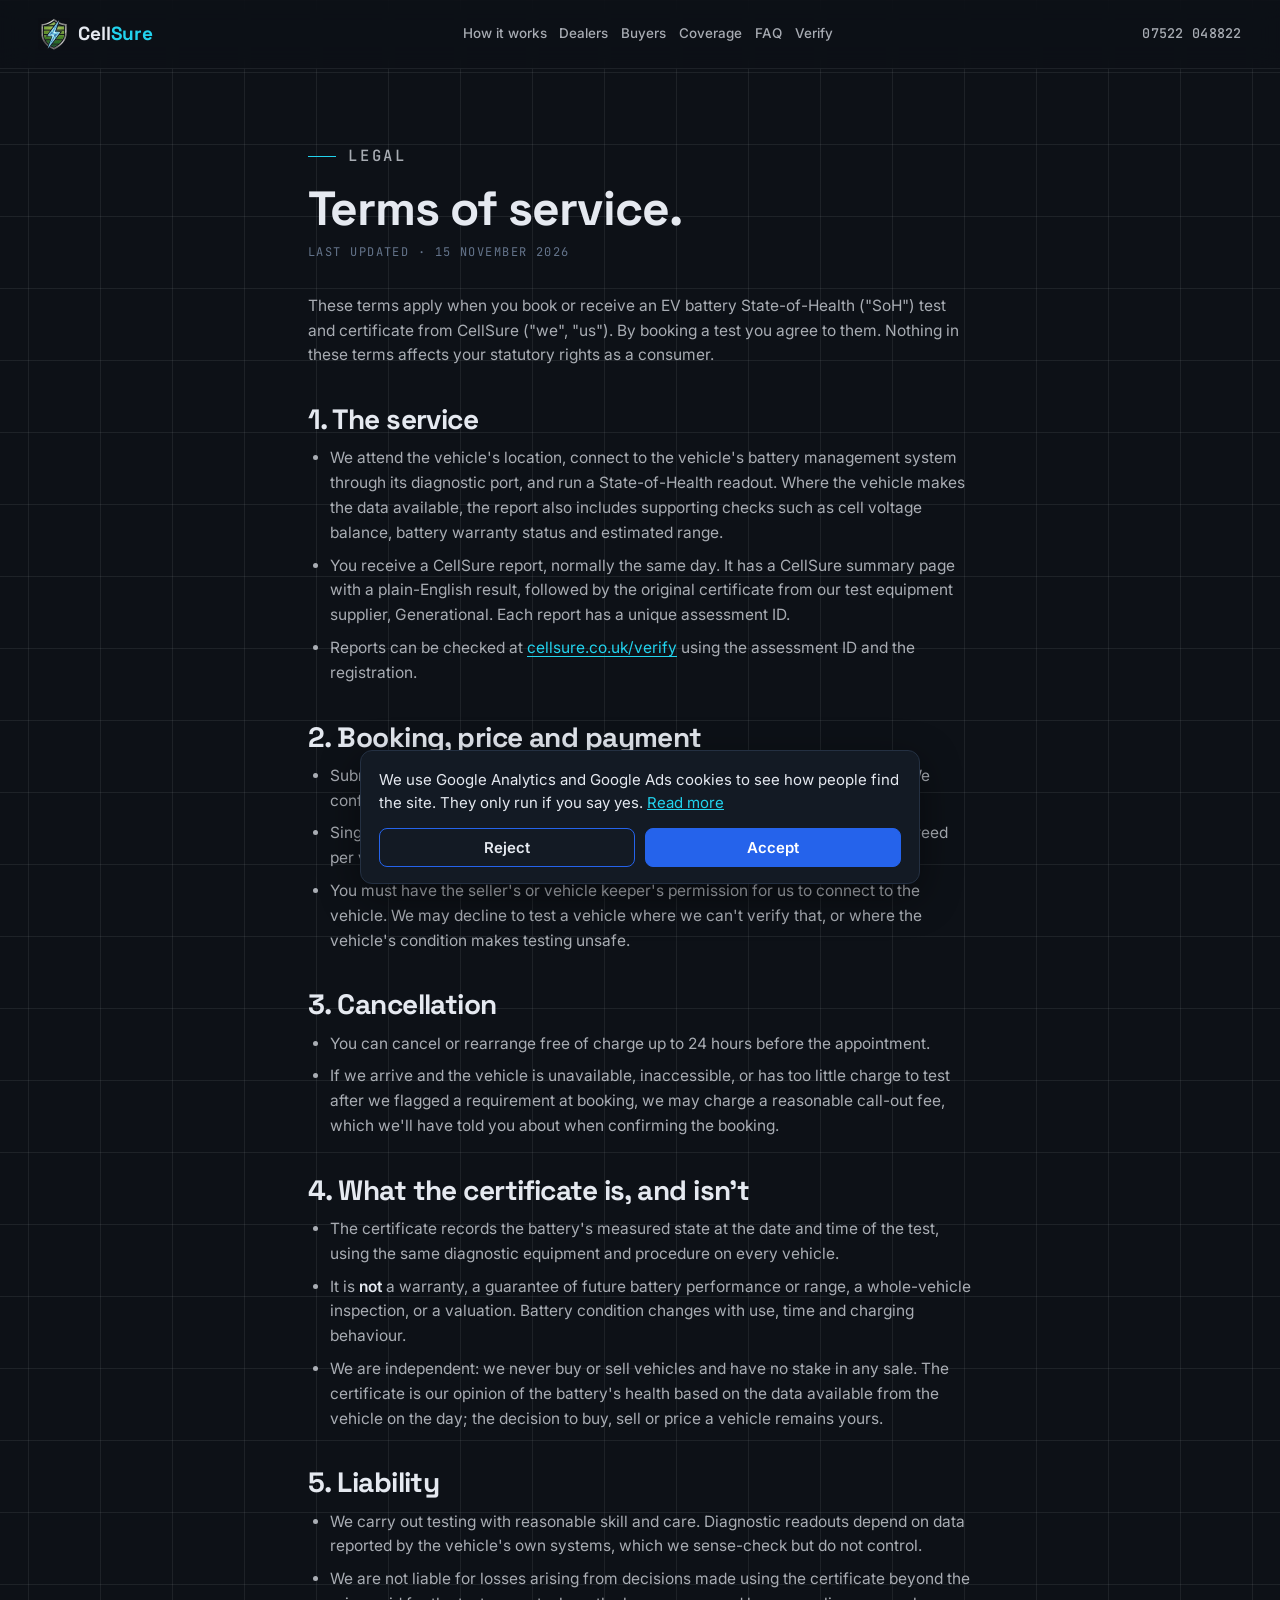
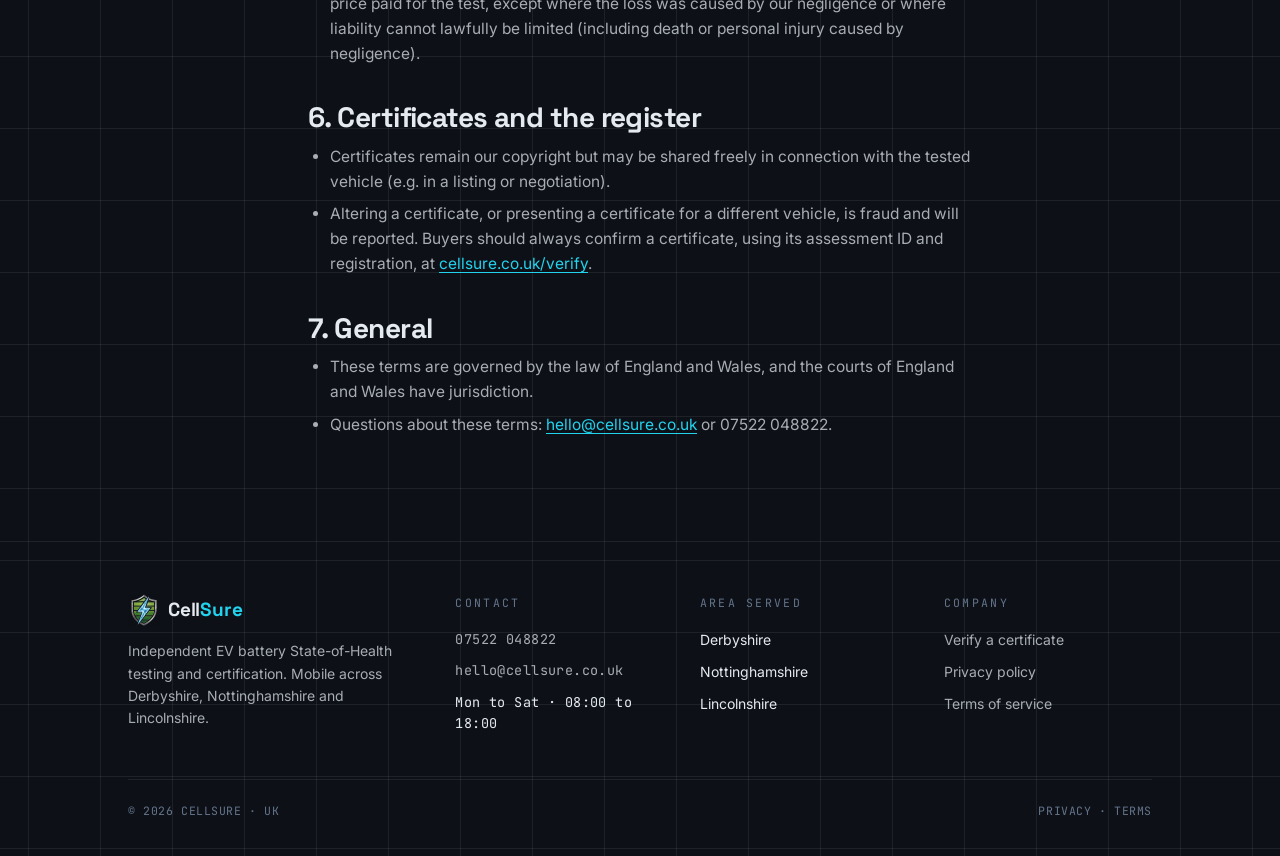
<file: terms/index.html>
<!DOCTYPE html>
<html lang="en-GB">
<head>
<!-- Google tags load only after cookie consent. See /assets/consent.js -->
<script>
  window.dataLayer = window.dataLayer || [];
  function gtag(){dataLayer.push(arguments);}
  gtag('consent', 'default', {analytics_storage: 'denied', ad_storage: 'denied', ad_user_data: 'denied', ad_personalization: 'denied'});
  window.CS_TAGS = ['G-H4P8HEW8DB', 'AW-18322054920', 'AW-18551886088'];
</script>
<script src="/assets/consent.js" defer></script>
<script src="/assets/menu.js" defer></script>
<meta charset="UTF-8">
<meta name="viewport" content="width=device-width, initial-scale=1.0">
<title>Terms of Service | CellSure</title>
<meta name="description" content="The terms on which CellSure provides independent EV battery State-of-Health testing and certification.">
<link rel="canonical" href="https://www.cellsure.co.uk/terms/">
<link rel="icon" href="/favicon.ico" sizes="48x48">
<link rel="icon" type="image/svg+xml" href="/assets/favicon.svg">
<link rel="apple-touch-icon" href="/assets/apple-touch-icon.png">
<meta name="robots" content="noindex, follow">
<link rel="preconnect" href="https://fonts.googleapis.com">
<link rel="preconnect" href="https://fonts.gstatic.com" crossorigin>
<link href="https://fonts.googleapis.com/css2?family=Space+Grotesk:wght@500;700&family=Inter:wght@400;500;600&family=JetBrains+Mono:wght@400;500;700&display=swap" rel="stylesheet">
<link rel="stylesheet" href="/assets/site.css?v=20261011">
</head>
<body>

<a class="skip-link" href="#main">Skip to content</a>

<header>
  <div class="header-inner">
    <a class="logo" href="/" aria-label="CellSure, home">
      <img class="logo-mark" src="/assets/logo.png" alt="CellSure logo">
      <span class="logo-name">Cell<span>Sure</span></span>
    </a>
    <nav class="main-nav" id="main-nav" aria-label="Main">
      <a href="/#how">How it works</a>
      <a href="/#dealers">Dealers</a>
      <a href="/#buyers">Buyers</a>
      <a href="/#coverage">Coverage</a>
      <a href="/#faq">FAQ</a>
      <a href="/verify/">Verify</a>
    </nav>
    <a class="header-phone" href="tel:+447522048822">07522 048822</a>
    <button class="nav-toggle" type="button" aria-label="Open menu" aria-expanded="false" aria-controls="main-nav"><svg width="24" height="24" viewBox="0 0 24 24" aria-hidden="true"><path d="M4 7h16M4 12h16M4 17h16" stroke="currentColor" stroke-width="2" stroke-linecap="round"/></svg></button>
  </div>
</header>

<main id="main">
<section class="page">
  <div class="wrap doc">
    <p class="eyebrow">Legal</p>
    <h1>Terms of service.</h1>
    <p class="doc-updated">Last updated · 15 November 2026</p>

    <p>These terms apply when you book or receive an EV battery State-of-Health ("SoH") test and certificate from CellSure ("we", "us"). By booking a test you agree to them. Nothing in these terms affects your statutory rights as a consumer.</p>

    <h2>1. The service</h2>
    <ul>
      <li>We attend the vehicle's location, connect to the vehicle's battery management system through its diagnostic port, and run a State-of-Health readout. Where the vehicle makes the data available, the report also includes supporting checks such as cell voltage balance, battery warranty status and estimated range.</li>
      <li>You receive a CellSure report, normally the same day. It has a CellSure summary page with a plain-English result, followed by the original certificate from our test equipment supplier, Generational. Each report has a unique assessment ID.</li>
      <li>Reports can be checked at <a href="/verify/">cellsure.co.uk/verify</a> using the assessment ID and the registration.</li>
    </ul>

    <h2>2. Booking, price and payment</h2>
    <ul>
      <li>Submitting the booking form or calling us is a request, not a confirmed booking. We confirm the price and time before we travel, and no payment is taken online.</li>
      <li>Single pre-purchase tests are priced from £99; dealer and multi-car rates are agreed per visit.</li>
      <li>You must have the seller's or vehicle keeper's permission for us to connect to the vehicle. We may decline to test a vehicle where we can't verify that, or where the vehicle's condition makes testing unsafe.</li>
    </ul>

    <h2>3. Cancellation</h2>
    <ul>
      <li>You can cancel or rearrange free of charge up to 24 hours before the appointment.</li>
      <li>If we arrive and the vehicle is unavailable, inaccessible, or has too little charge to test after we flagged a requirement at booking, we may charge a reasonable call-out fee, which we'll have told you about when confirming the booking.</li>
    </ul>

    <h2>4. What the certificate is, and isn't</h2>
    <ul>
      <li>The certificate records the battery's measured state at the date and time of the test, using the same diagnostic equipment and procedure on every vehicle.</li>
      <li>It is <b>not</b> a warranty, a guarantee of future battery performance or range, a whole-vehicle inspection, or a valuation. Battery condition changes with use, time and charging behaviour.</li>
      <li>We are independent: we never buy or sell vehicles and have no stake in any sale. The certificate is our opinion of the battery's health based on the data available from the vehicle on the day; the decision to buy, sell or price a vehicle remains yours.</li>
    </ul>

    <h2>5. Liability</h2>
    <ul>
      <li>We carry out testing with reasonable skill and care. Diagnostic readouts depend on data reported by the vehicle's own systems, which we sense-check but do not control.</li>
      <li>We are not liable for losses arising from decisions made using the certificate beyond the price paid for the test, except where the loss was caused by our negligence or where liability cannot lawfully be limited (including death or personal injury caused by negligence).</li>
    </ul>

    <h2>6. Certificates and the register</h2>
    <ul>
      <li>Certificates remain our copyright but may be shared freely in connection with the tested vehicle (e.g. in a listing or negotiation).</li>
      <li>Altering a certificate, or presenting a certificate for a different vehicle, is fraud and will be reported. Buyers should always confirm a certificate, using its assessment ID and registration, at <a href="/verify/">cellsure.co.uk/verify</a>.</li>
    </ul>

    <h2>7. General</h2>
    <ul>
      <li>These terms are governed by the law of England and Wales, and the courts of England and Wales have jurisdiction.</li>
      <li>Questions about these terms: <a href="mailto:hello@cellsure.co.uk">hello@cellsure.co.uk</a> or 07522 048822.</li>
    </ul>
    <!-- TODO: add registered company name, number and registered address once incorporated details are confirmed. -->
  </div>
</section>
</main>

<footer>
  <div class="wrap">
    <div class="foot-grid">
      <div class="foot-brand">
        <a class="logo" href="/" aria-label="CellSure, back to home">
          <img class="logo-mark" src="/assets/logo.png" alt="CellSure logo">
          <span class="logo-name">Cell<span>Sure</span></span>
        </a>
        <p>Independent EV battery State-of-Health testing and certification. Mobile across Derbyshire, Nottinghamshire and Lincolnshire.</p>
      </div>
      <div class="foot-col">
        <p class="foot-h">Contact</p>
        <ul class="foot-mono">
          <li><a href="tel:+447522048822">07522 048822</a></li>
          <li><a href="mailto:hello@cellsure.co.uk">hello@cellsure.co.uk</a></li>
          <li>Mon to Sat · 08:00 to 18:00</li>
        </ul>
      </div>
      <div class="foot-col">
        <p class="foot-h">Area served</p>
        <ul>
          <li>Derbyshire</li>
          <li>Nottinghamshire</li>
          <li>Lincolnshire</li>
        </ul>
      </div>
      <div class="foot-col">
        <p class="foot-h">Company</p>
        <ul>
          <li><a href="/verify/">Verify a certificate</a></li>
          <li><a href="/privacy/">Privacy policy</a></li>
          <li><a href="/terms/">Terms of service</a></li>
        </ul>
      </div>
    </div>
    <div class="smallprint">
      <span>© 2026 CELLSURE · UK</span>
      <span><a href="/privacy/">PRIVACY</a> · <a href="/terms/">TERMS</a></span>
    </div>
  </div>
</footer>
</body>
</html>
</file>
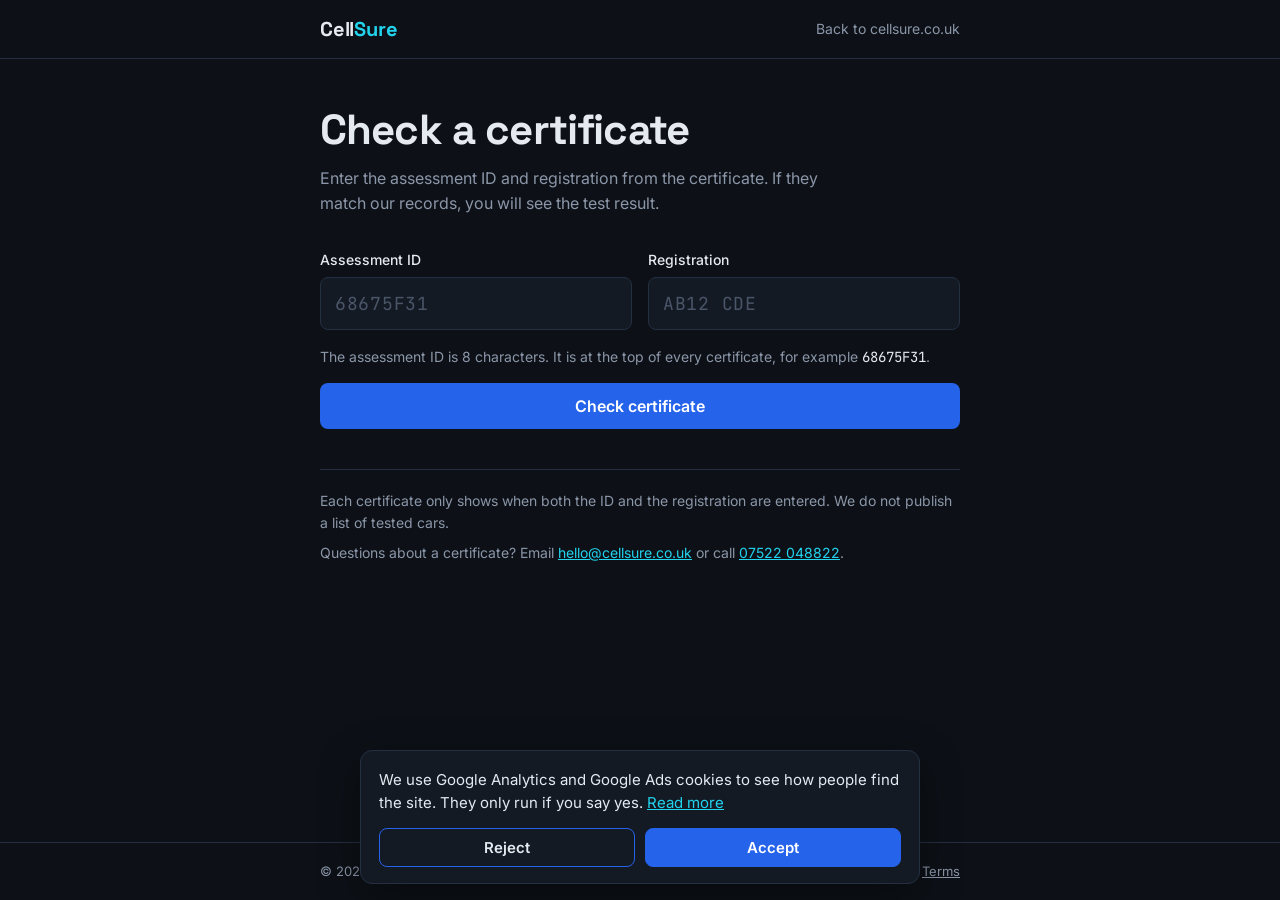
<file: verify/index.html>
<!DOCTYPE html>
<html lang="en-GB">
<head>
<script>
/* Read ?id=&reg= from a shared link, then remove them from the address bar
   before Google Analytics runs, so the ID and registration are never sent to Google. */
(function(){
  try{
    var q = new URLSearchParams(location.search);
    window.CS_PREFILL = {id: q.get("id") || "", reg: q.get("reg") || ""};
    if (location.search) history.replaceState(null, "", location.pathname);
  }catch(e){ window.CS_PREFILL = {id:"", reg:""}; }
})();
</script>
<!-- Google tags load only after cookie consent. See /assets/consent.js -->
<script>
  window.dataLayer = window.dataLayer || [];
  function gtag(){dataLayer.push(arguments);}
  gtag('consent', 'default', {analytics_storage: 'denied', ad_storage: 'denied', ad_user_data: 'denied', ad_personalization: 'denied'});
  window.CS_TAGS = ['G-H4P8HEW8DB', 'AW-18322054920', 'AW-18551886088'];
</script>
<script src="/assets/consent.js" defer></script>
<meta charset="utf-8">
<meta name="viewport" content="width=device-width, initial-scale=1">
<title>Check a certificate | CellSure</title>
<meta name="description" content="Check a CellSure EV battery health certificate. Enter the assessment ID and registration to see the result.">
<link rel="canonical" href="https://www.cellsure.co.uk/verify/">
<link rel="icon" href="/favicon.ico" sizes="48x48">
<link rel="icon" type="image/svg+xml" href="/assets/favicon.svg">
<link rel="preconnect" href="https://fonts.googleapis.com">
<link rel="preconnect" href="https://fonts.gstatic.com" crossorigin>
<link href="https://fonts.googleapis.com/css2?family=Inter:wght@400;500;600&family=JetBrains+Mono:wght@400;600&family=Space+Grotesk:wght@500;700&display=swap" rel="stylesheet">
<style>
:root{
  --base:#0D1117; --panel:#131A24; --line:#243042;
  --blue:#2563EB; --cyan:#22D3EE; --plat:#E5E9F0; --muted:#8B96A8;
  --amber:#F5B544;
}
*{box-sizing:border-box}
html,body{margin:0;background:var(--base);color:var(--plat)}
body{font:16px/1.6 Inter,system-ui,-apple-system,Segoe UI,Roboto,sans-serif;min-height:100vh;display:flex;flex-direction:column}
a{color:var(--cyan)}
:focus-visible{outline:2px solid var(--cyan);outline-offset:2px}

header{border-bottom:1px solid var(--line)}
.bar{max-width:680px;margin:0 auto;padding:18px 20px;display:flex;justify-content:space-between;align-items:center}
.brand{font:700 20px/1 "Space Grotesk",sans-serif;color:var(--plat);text-decoration:none;letter-spacing:-.01em}
.brand span{color:var(--cyan)}
.bar a.back{color:var(--muted);font-size:14px;text-decoration:none}
.bar a.back:hover{color:var(--plat)}

main{flex:1;width:100%;max-width:680px;margin:0 auto;padding:48px 20px 64px}
h1{font:700 clamp(30px,6vw,42px)/1.1 "Space Grotesk",sans-serif;letter-spacing:-.02em;margin:0 0 12px}
.lead{color:var(--muted);margin:0 0 32px;max-width:52ch}

form{display:grid;grid-template-columns:1fr 1fr;gap:14px 16px;align-items:end}
label{display:block;font-size:14px;font-weight:500;margin-bottom:6px}
input{width:100%;background:var(--panel);border:1px solid var(--line);border-radius:8px;color:var(--plat);
  font:600 18px/1 "JetBrains Mono",ui-monospace,monospace;padding:14px;text-transform:uppercase;letter-spacing:.04em}
input::placeholder{color:#4A5568;font-weight:400}
input:focus{border-color:var(--blue);outline:none;box-shadow:0 0 0 3px rgba(37,99,235,.35)}
button{grid-column:1/-1;background:var(--blue);color:#fff;border:0;border-radius:8px;padding:15px 20px;
  font:600 16px/1 Inter,sans-serif;cursor:pointer}
button:hover{background:#1D4FD8}
button:disabled{opacity:.6;cursor:wait}
.hint{grid-column:1/-1;margin:2px 0 0;color:var(--muted);font-size:14px}
.hint code{font-family:"JetBrains Mono",monospace;color:var(--plat)}

#out{margin-top:40px}
.msg{border:1px solid var(--line);border-left:3px solid var(--amber);background:var(--panel);border-radius:8px;padding:16px 18px}
.msg p{margin:0}
.msg p+p{margin-top:6px;color:var(--muted);font-size:14px}

.cert{border:1px solid var(--line);background:var(--panel);border-radius:12px;overflow:hidden}
.cert-head{padding:14px 20px;border-bottom:1px solid var(--line);display:flex;justify-content:space-between;gap:12px;flex-wrap:wrap;font-size:14px}
.ok{color:var(--cyan);font-weight:600}
.ok::before{content:"";display:inline-block;width:8px;height:8px;border-radius:50%;background:var(--cyan);margin-right:8px;vertical-align:1px}
.cid{font-family:"JetBrains Mono",monospace;color:var(--muted)}
.cert-body{padding:24px 20px 20px}
.car{font:700 22px/1.2 "Space Grotesk",sans-serif;margin:0}
.reg{display:inline-block;margin-top:10px;background:#F2C230;color:#111;font:700 17px/1 "JetBrains Mono",monospace;
  letter-spacing:.08em;padding:7px 10px;border-radius:4px}

.soh{margin:28px 0 8px;display:flex;align-items:baseline;gap:14px;flex-wrap:wrap}
.soh-num{font:600 clamp(56px,14vw,84px)/.9 "JetBrains Mono",monospace;color:var(--cyan);letter-spacing:-.04em}
.soh-lab{color:var(--muted);font-size:14px}
.meter{height:6px;background:#1E2836;border-radius:3px;overflow:hidden;margin-bottom:10px}
.meter i{display:block;height:100%;background:linear-gradient(90deg,var(--blue),var(--cyan));width:0;transition:width .9s ease-out}
.result{font-weight:600;margin:0 0 20px}

dl{margin:0;display:grid;grid-template-columns:auto 1fr;border-top:1px solid var(--line)}
dt,dd{margin:0;padding:11px 0;border-bottom:1px solid var(--line);font-size:15px}
dt{color:var(--muted);padding-right:20px}
dd{text-align:right;white-space:nowrap;font-family:"JetBrains Mono",monospace;font-size:14px}

.actions{padding:20px;border-top:1px solid var(--line)}
.btn{display:block;text-align:center;border:1px solid var(--blue);color:var(--plat);text-decoration:none;
  border-radius:8px;padding:13px 16px;font-weight:600}
.btn:hover{background:rgba(37,99,235,.15)}
.small{color:var(--muted);font-size:13px;margin:12px 0 0}

.note{margin-top:40px;color:var(--muted);font-size:14px;border-top:1px solid var(--line);padding-top:20px}
.note p{margin:0 0 8px}
footer{border-top:1px solid var(--line);color:var(--muted);font-size:13px}
footer .bar{flex-wrap:wrap;gap:8px}
footer a{color:var(--muted)}

@media (max-width:540px){
  form{grid-template-columns:1fr}
  main{padding-top:32px}
}
@media (prefers-reduced-motion:reduce){.meter i{transition:none}}
</style>
</head>
<body>
<header>
  <div class="bar">
    <a class="brand" href="/">Cell<span>Sure</span></a>
    <a class="back" href="/">Back to cellsure.co.uk</a>
  </div>
</header>

<main>
  <h1>Check a certificate</h1>
  <p class="lead">Enter the assessment ID and registration from the certificate. If they match our records, you will see the test result.</p>

  <form id="f" novalidate>
    <div>
      <label for="cid">Assessment ID</label>
      <input id="cid" name="id" autocomplete="off" spellcheck="false" maxlength="12" placeholder="68675F31" required>
    </div>
    <div>
      <label for="reg">Registration</label>
      <input id="reg" name="reg" autocomplete="off" spellcheck="false" maxlength="10" placeholder="AB12 CDE" required>
    </div>
    <p class="hint">The assessment ID is 8 characters. It is at the top of every certificate, for example <code>68675F31</code>.</p>
    <button id="go" type="submit">Check certificate</button>
  </form>

  <div id="out" aria-live="polite"></div>

  <div class="note">
    <p>Each certificate only shows when both the ID and the registration are entered. We do not publish a list of tested cars.</p>
    <p>Questions about a certificate? Email <a href="mailto:hello@cellsure.co.uk">hello@cellsure.co.uk</a> or call <a href="tel:+447522048822">07522 048822</a>.</p>
  </div>
</main>

<footer>
  <div class="bar">
    <span>&copy; 2026 CellSure. UK.</span>
    <span><a href="/privacy/">Privacy</a> &nbsp; <a href="/terms/">Terms</a></span>
  </div>
</footer>

<script>
(function(){
  var SALT = "cellsure-verify-v2", ITER = 150000;
  var f = document.getElementById("f"), cidEl = document.getElementById("cid"),
      regEl = document.getElementById("reg"), go = document.getElementById("go"),
      out = document.getElementById("out"), data = null;

  function normId(s){ return s.toUpperCase().replace(/[^0-9A-F]/g,"").slice(0,8); }
  function normReg(s){ return s.toUpperCase().replace(/[^0-9A-Z]/g,""); }
  function enc(s){ return new TextEncoder().encode(s); }
  function b64(s){ return Uint8Array.from(atob(s), function(c){ return c.charCodeAt(0); }); }
  function hex(buf){ return Array.from(new Uint8Array(buf)).map(function(b){ return b.toString(16).padStart(2,"0"); }).join(""); }
  function esc(s){ return String(s).replace(/[&<>"']/g, function(c){ return {"&":"&amp;","<":"&lt;",">":"&gt;",'"':"&quot;","'":"&#39;"}[c]; }); }

  function message(main, sub){
    out.innerHTML = '<div class="msg"><p>' + main + '</p>' + (sub ? '<p>' + sub + '</p>' : '') + '</div>';
  }

  async function load(){
    if (data) return data;
    var r = await fetch("certs.json", {cache:"no-store"});
    if (!r.ok) throw new Error("load");
    data = await r.json();
    return data;
  }

  async function check(rawId, rawReg){
    var id = normId(rawId), reg = normReg(rawReg);
    if (id.length !== 8){ message("The assessment ID should be 8 characters, using 0 to 9 and A to F.", "Check the top of the certificate and try again."); return; }
    if (reg.length < 2){ message("Enter the registration of the car.", ""); return; }

    go.disabled = true; go.textContent = "Checking";
    try{
      var db = await load();
      var secret = "CELLSURE|" + id + "|" + reg;
      var base = await crypto.subtle.importKey("raw", enc(secret), "PBKDF2", false, ["deriveBits"]);
      var bits = new Uint8Array(await crypto.subtle.deriveBits({name:"PBKDF2", salt:enc(SALT), iterations:ITER, hash:"SHA-256"}, base, 512));
      var key = hex(await crypto.subtle.digest("SHA-256", bits.slice(32)));
      var rec = db.records[key];
      if (!rec){
        message("No certificate matches that ID and registration.",
          "Check both and try again. If it still does not match, email hello@cellsure.co.uk.");
        return;
      }
      var aes = await crypto.subtle.importKey("raw", bits.slice(0,32), {name:"AES-GCM"}, false, ["decrypt"]);
      var plain = await crypto.subtle.decrypt({name:"AES-GCM", iv:b64(rec.iv)}, aes, b64(rec.ct));
      show(JSON.parse(new TextDecoder().decode(plain)));
    } catch(e){
      message("The check could not run.", "Refresh the page and try again. If it keeps failing, email hello@cellsure.co.uk.");
    } finally {
      go.disabled = false; go.textContent = "Check certificate";
    }
  }

  function show(c){
    var pct = parseFloat(c.soh) || 0;
    var link = c.link
      ? '<a class="btn" href="' + esc(c.link) + '" target="_blank" rel="noopener">View the original certificate at Generational</a>' +
        '<p class="small">Opens the test record held by Generational, who make our test equipment.</p>'
      : '<p class="small" style="margin:0">For a copy of the original certificate, email hello@cellsure.co.uk.</p>';
    out.innerHTML =
      '<article class="cert">' +
        '<div class="cert-head"><span class="ok">Certificate found. Tested by CellSure.</span><span class="cid">ID ' + esc(c.id) + '</span></div>' +
        '<div class="cert-body">' +
          '<p class="car">' + esc(c.car) + '</p>' +
          '<span class="reg">' + esc(c.reg) + '</span>' +
          '<div class="soh"><span class="soh-num">' + esc(c.soh) + '</span><span class="soh-lab">state of health</span></div>' +
          '<div class="meter" role="img" aria-label="State of health ' + esc(c.soh) + '"><i></i></div>' +
          '<p class="result">' + esc(c.result) + '</p>' +
          '<dl>' +
            '<dt>Test date</dt><dd>' + esc(c.date) + '</dd>' +
            '<dt>Mileage at test</dt><dd>' + esc(c.mileage) + '</dd>' +
            '<dt>Capacity when new</dt><dd>' + esc(c.capacity) + '</dd>' +
            '<dt>Battery warranty</dt><dd>' + esc(c.warranty) + '</dd>' +
          '</dl>' +
          (c.note ? '<p class="small">' + esc(c.note) + '</p>' : '') +
        '</div>' +
        '<div class="actions">' + link + '</div>' +
      '</article>';
    requestAnimationFrame(function(){ requestAnimationFrame(function(){
      out.querySelector(".meter i").style.width = Math.min(pct,100) + "%";
    }); });
  }

  f.addEventListener("submit", function(e){ e.preventDefault(); check(cidEl.value, regEl.value); });

  var pre = window.CS_PREFILL || {};
  if (pre.id && pre.reg){
    cidEl.value = normId(pre.id); regEl.value = normReg(pre.reg);
    check(cidEl.value, regEl.value);
  }
})();
</script>
</body>
</html>
</file>
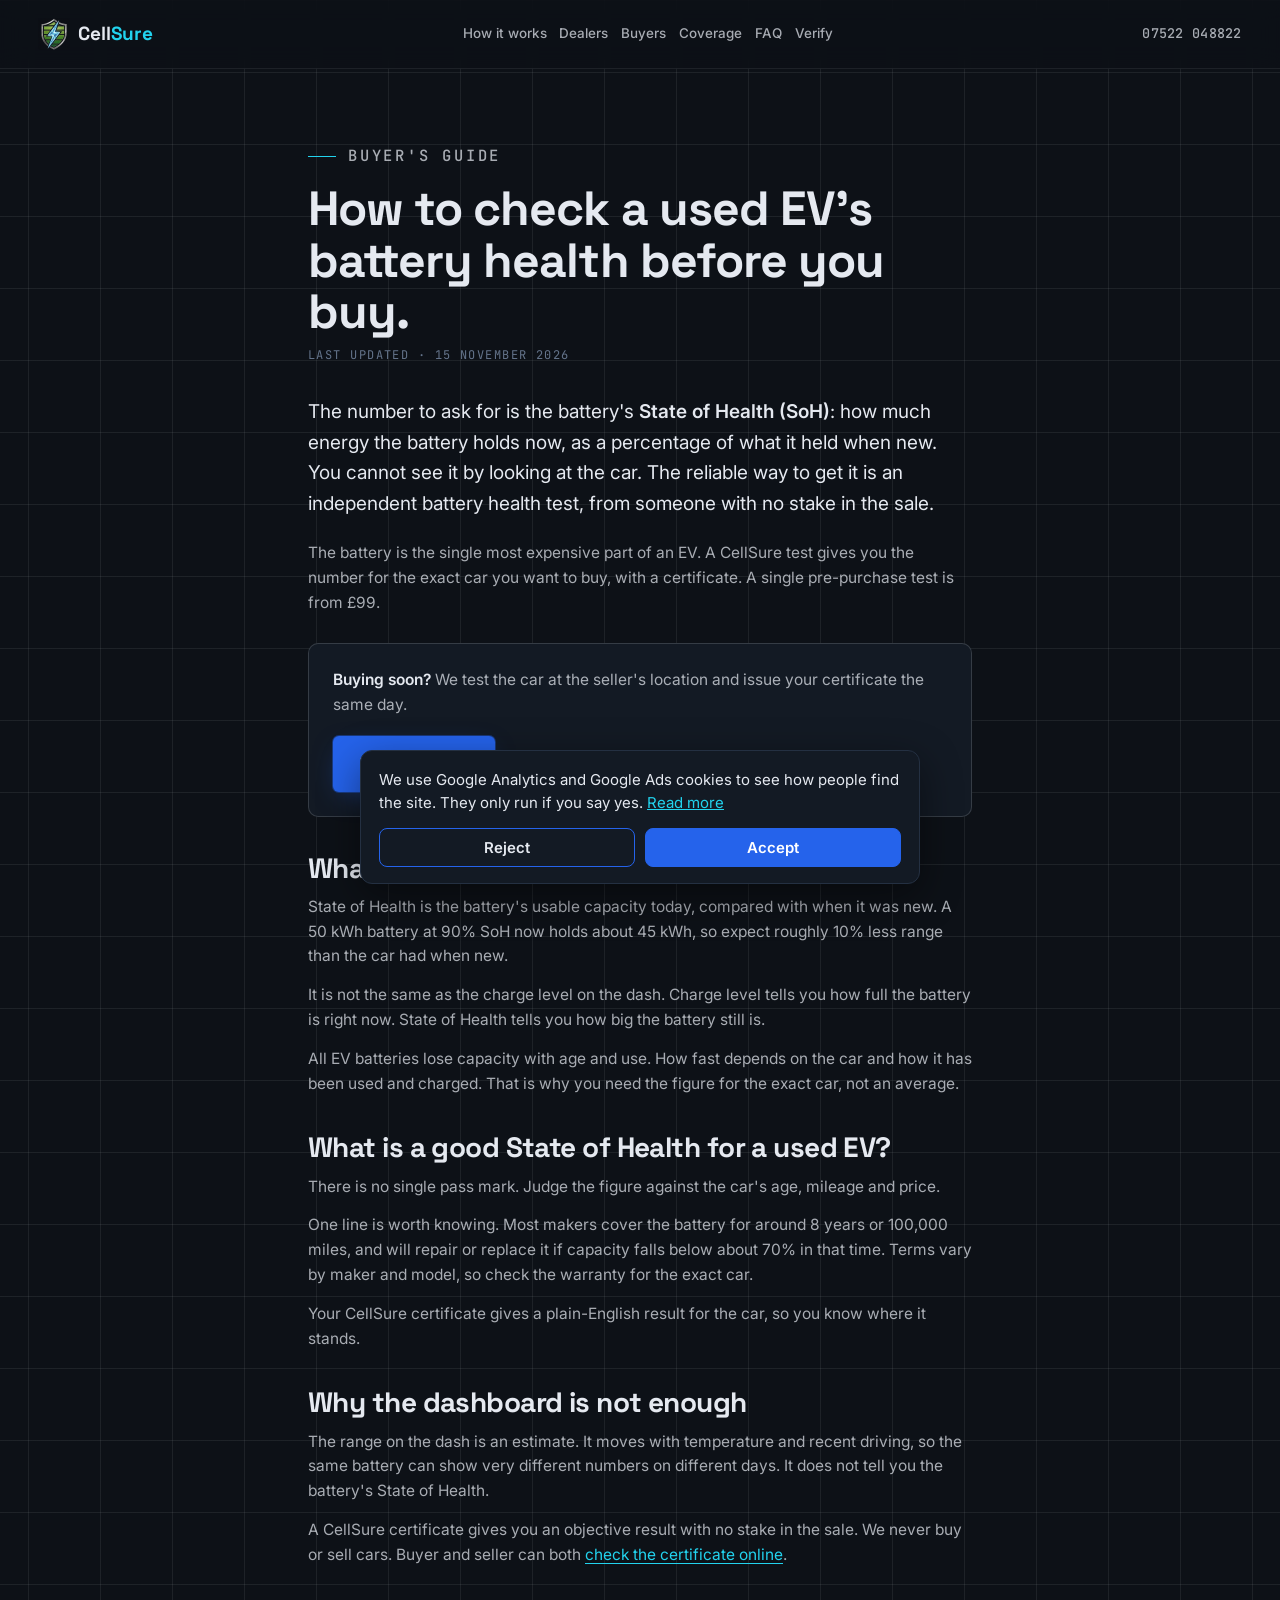
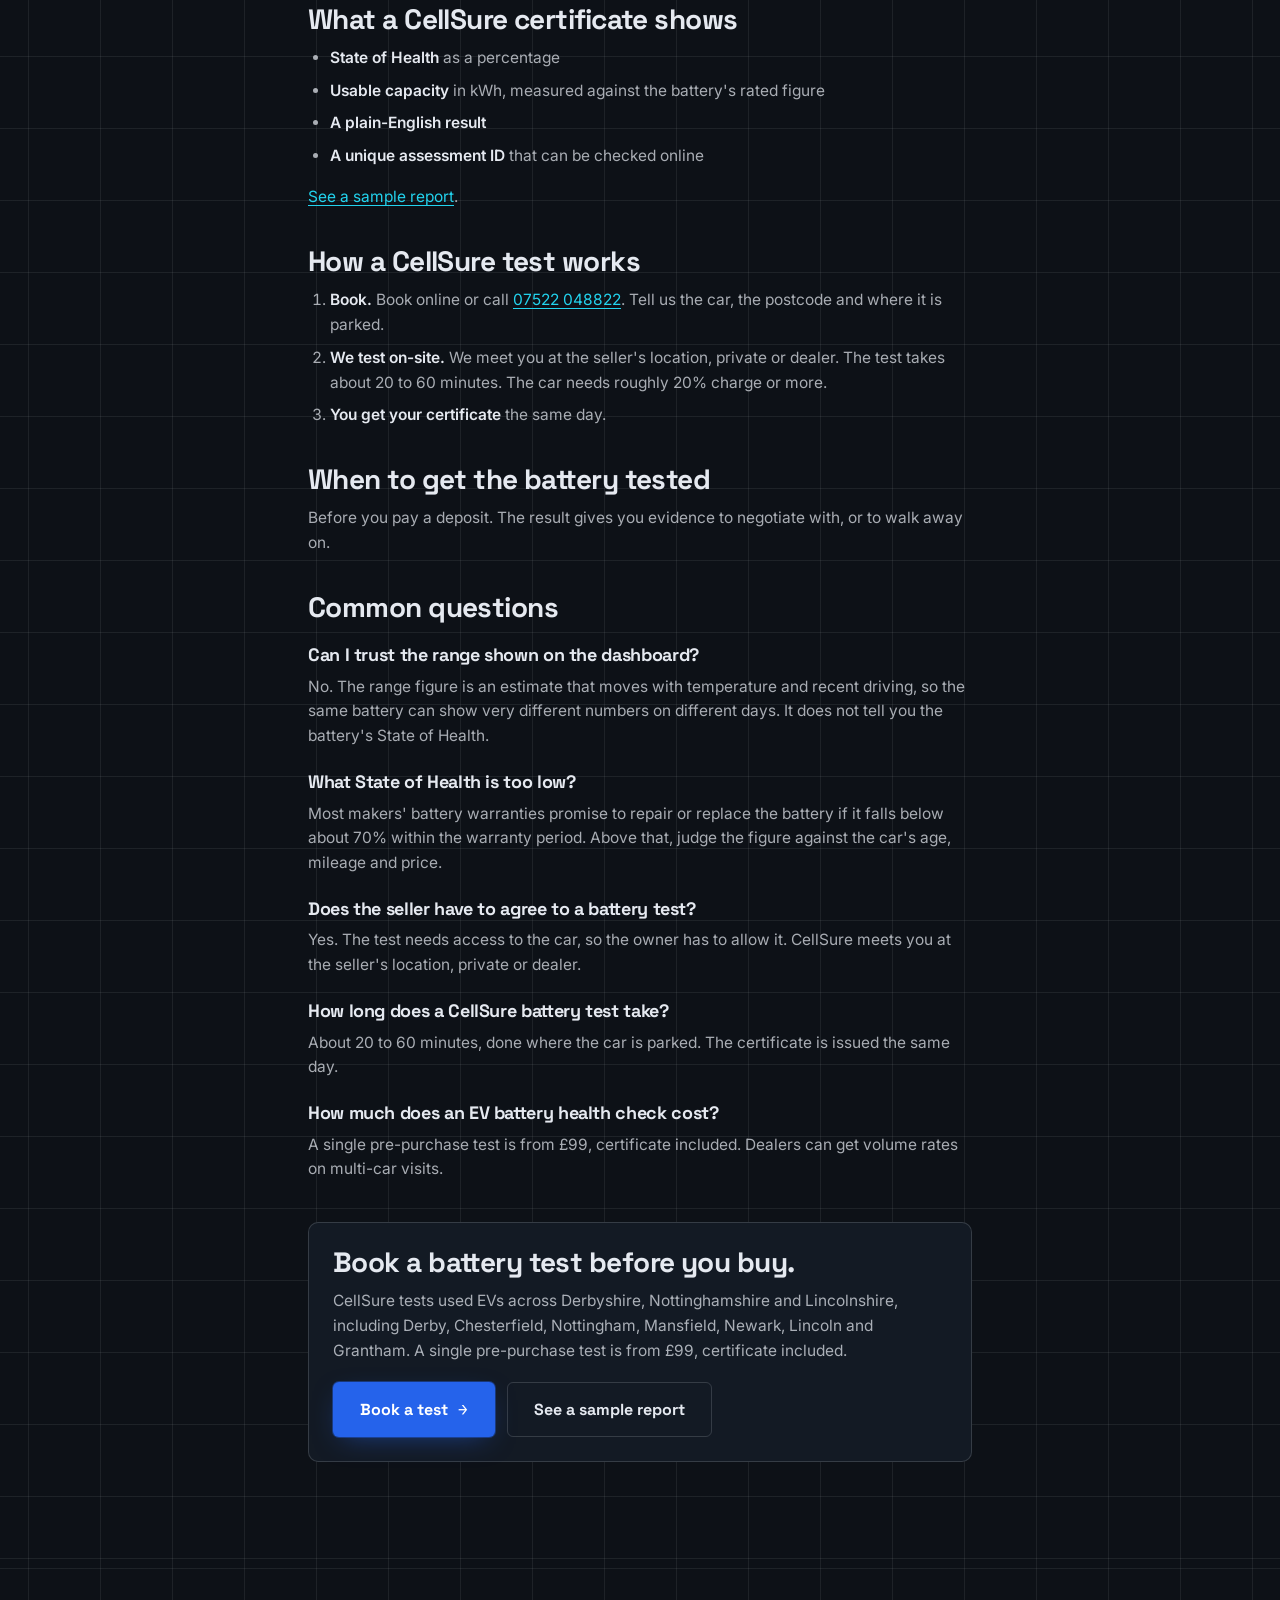
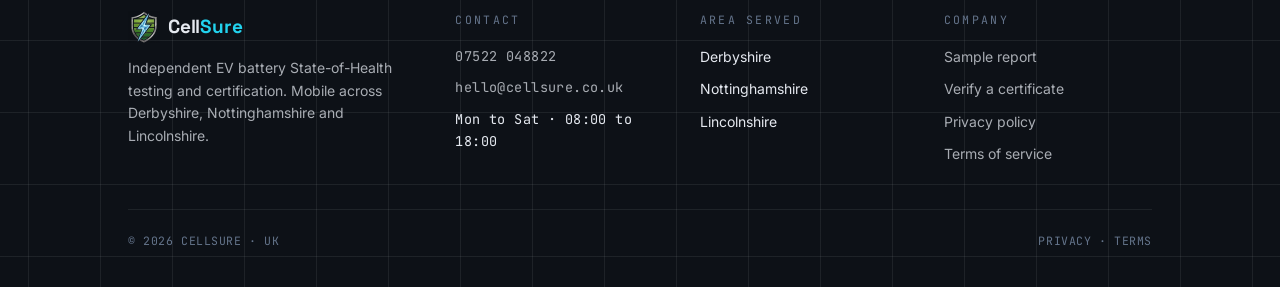
<file: guides/used-ev-battery-health/index.html>
<!DOCTYPE html>
<html lang="en-GB">
<head>
<!-- Google tags load only after cookie consent. See /assets/consent.js -->
<script>
  window.dataLayer = window.dataLayer || [];
  function gtag(){dataLayer.push(arguments);}
  gtag('consent', 'default', {analytics_storage: 'denied', ad_storage: 'denied', ad_user_data: 'denied', ad_personalization: 'denied'});
  window.CS_TAGS = ['G-H4P8HEW8DB', 'AW-18322054920', 'AW-18551886088'];
</script>
<script src="/assets/consent.js" defer></script>
<script src="/assets/menu.js" defer></script>
<meta charset="UTF-8">
<meta name="viewport" content="width=device-width, initial-scale=1.0">
<title>How to Check a Used EV's Battery Health | CellSure</title>
<meta name="description" content="What battery State of Health means and why a used EV needs an independent battery test before you buy. Pre-purchase tests from £99.">
<link rel="canonical" href="https://www.cellsure.co.uk/guides/used-ev-battery-health/">
<link rel="icon" href="/favicon.ico" sizes="48x48">
<link rel="icon" type="image/svg+xml" href="/assets/favicon.svg">
<link rel="apple-touch-icon" href="/assets/apple-touch-icon.png">
<meta property="og:site_name" content="CellSure">
<meta property="og:type" content="article">
<meta property="og:url" content="https://www.cellsure.co.uk/guides/used-ev-battery-health/">
<meta property="og:title" content="How to Check a Used EV's Battery Health">
<meta property="og:description" content="What battery State of Health means and why a used EV needs an independent battery test before you buy.">
<meta property="og:image" content="https://www.cellsure.co.uk/assets/og-image.png">
<meta name="twitter:card" content="summary_large_image">
<link rel="preconnect" href="https://fonts.googleapis.com">
<link rel="preconnect" href="https://fonts.gstatic.com" crossorigin>
<link href="https://fonts.googleapis.com/css2?family=Space+Grotesk:wght@500;700&family=Inter:wght@400;500;600&family=JetBrains+Mono:wght@400;500;700&display=swap" rel="stylesheet">
<link rel="stylesheet" href="/assets/site.css?v=20261011">
<style>
/* Guide page extras. Everything else comes from /assets/site.css */
.doc .guide-lede{font-size:clamp(17px,2vw,19px);color:var(--text);margin-bottom:22px}
.doc h3{font-size:18px;line-height:1.25;margin:22px 0 8px}
.guide-cta{
  margin:40px 0 8px;padding:24px;border:1px solid var(--line-strong);
  border-radius:10px;background:var(--bg-panel);
}
.guide-cta h2{margin-top:0}
.guide-cta .actions{display:flex;flex-wrap:wrap;gap:12px;margin-top:18px}
.guide-cta.inline{margin:28px 0}
.guide-cta.inline p{margin:0}
.doc a.btn{text-decoration:none}
.doc a.btn-primary{color:#fff}
.doc a.btn-ghost{color:var(--text)}
.doc a.btn-ghost:hover{color:var(--cyan)}
</style>

<script type="application/ld+json">
{
  "@context": "https://schema.org",
  "@graph": [
    {
      "@type": "Article",
      "@id": "https://www.cellsure.co.uk/guides/used-ev-battery-health/#article",
      "headline": "How to check a used EV's battery health before you buy",
      "description": "What battery State of Health means and why a used EV needs an independent battery test before you buy.",
      "datePublished": "2026-11-15",
      "dateModified": "2026-11-15",
      "inLanguage": "en-GB",
      "mainEntityOfPage": "https://www.cellsure.co.uk/guides/used-ev-battery-health/",
      "image": "https://www.cellsure.co.uk/assets/og-image.png",
      "author": {"@type": "Organization", "name": "CellSure", "url": "https://www.cellsure.co.uk/"},
      "publisher": {"@type": "Organization", "name": "CellSure", "url": "https://www.cellsure.co.uk/", "logo": {"@type": "ImageObject", "url": "https://www.cellsure.co.uk/assets/logo.png"}}
    },
    {
      "@type": "BreadcrumbList",
      "itemListElement": [
        {"@type": "ListItem", "position": 1, "name": "Home", "item": "https://www.cellsure.co.uk/"},
        {"@type": "ListItem", "position": 2, "name": "How to check a used EV's battery health", "item": "https://www.cellsure.co.uk/guides/used-ev-battery-health/"}
      ]
    },
    {
      "@type": "FAQPage",
      "@id": "https://www.cellsure.co.uk/guides/used-ev-battery-health/#faq",
      "mainEntity": [
        {
          "@type": "Question",
          "name": "Can I trust the range shown on the dashboard?",
          "acceptedAnswer": {"@type": "Answer", "text": "No. The range figure is an estimate that moves with temperature and recent driving, so the same battery can show very different numbers on different days. It does not tell you the battery's State of Health."}
        },
        {
          "@type": "Question",
          "name": "What State of Health is too low?",
          "acceptedAnswer": {"@type": "Answer", "text": "Most makers' battery warranties promise to repair or replace the battery if it falls below about 70% within the warranty period. Above that, judge the figure against the car's age, mileage and price."}
        },
        {
          "@type": "Question",
          "name": "Does the seller have to agree to a battery test?",
          "acceptedAnswer": {"@type": "Answer", "text": "Yes. The test needs access to the car, so the owner has to allow it. CellSure meets you at the seller's location, private or dealer."}
        },
        {
          "@type": "Question",
          "name": "How long does a CellSure battery test take?",
          "acceptedAnswer": {"@type": "Answer", "text": "About 20 to 60 minutes, done where the car is parked. The certificate is issued the same day."}
        },
        {
          "@type": "Question",
          "name": "How much does an EV battery health check cost?",
          "acceptedAnswer": {"@type": "Answer", "text": "A single pre-purchase test is from £99, certificate included. Dealers can get volume rates on multi-car visits."}
        }
      ]
    }
  ]
}
</script>
</head>
<body>

<a class="skip-link" href="#main">Skip to content</a>

<header>
  <div class="header-inner">
    <a class="logo" href="/" aria-label="CellSure, home">
      <img class="logo-mark" src="/assets/logo.png" alt="CellSure logo">
      <span class="logo-name">Cell<span>Sure</span></span>
    </a>
    <nav class="main-nav" id="main-nav" aria-label="Main">
      <a href="/#how">How it works</a>
      <a href="/#dealers">Dealers</a>
      <a href="/#buyers">Buyers</a>
      <a href="/#coverage">Coverage</a>
      <a href="/#faq">FAQ</a>
      <a href="/verify/">Verify</a>
    </nav>
    <a class="header-phone" href="tel:+447522048822">07522 048822</a>
    <button class="nav-toggle" type="button" aria-label="Open menu" aria-expanded="false" aria-controls="main-nav"><svg width="24" height="24" viewBox="0 0 24 24" aria-hidden="true"><path d="M4 7h16M4 12h16M4 17h16" stroke="currentColor" stroke-width="2" stroke-linecap="round"/></svg></button>
  </div>
</header>

<main id="main">
<section class="page">
  <article class="wrap doc">
    <p class="eyebrow">Buyer's guide</p>
    <h1>How to check a used EV's battery health before you buy.</h1>
    <p class="doc-updated">Last updated · 15 November 2026</p>

    <p class="guide-lede">The number to ask for is the battery's <b>State of Health (SoH)</b>: how much energy the battery holds now, as a percentage of what it held when new. You cannot see it by looking at the car. The reliable way to get it is an independent battery health test, from someone with no stake in the sale.</p>

    <p>The battery is the single most expensive part of an EV. A CellSure test gives you the number for the exact car you want to buy, with a certificate. A single pre-purchase test is from £99.</p>

    <div class="guide-cta inline">
      <p><b>Buying soon?</b> We test the car at the seller's location and issue your certificate the same day.</p>
      <div class="actions">
        <a class="btn btn-primary" href="/#book">Book a test <span class="arrow">→</span></a>
      </div>
    </div>

    <h2>What is battery State of Health?</h2>
    <p>State of Health is the battery's usable capacity today, compared with when it was new. A 50 kWh battery at 90% SoH now holds about 45 kWh, so expect roughly 10% less range than the car had when new.</p>
    <p>It is not the same as the charge level on the dash. Charge level tells you how full the battery is right now. State of Health tells you how big the battery still is.</p>
    <p>All EV batteries lose capacity with age and use. How fast depends on the car and how it has been used and charged. That is why you need the figure for the exact car, not an average.</p>

    <h2>What is a good State of Health for a used EV?</h2>
    <p>There is no single pass mark. Judge the figure against the car's age, mileage and price.</p>
    <p>One line is worth knowing. Most makers cover the battery for around 8 years or 100,000 miles, and will repair or replace it if capacity falls below about 70% in that time. Terms vary by maker and model, so check the warranty for the exact car.</p>
    <p>Your CellSure certificate gives a plain-English result for the car, so you know where it stands.</p>

    <h2>Why the dashboard is not enough</h2>
    <p>The range on the dash is an estimate. It moves with temperature and recent driving, so the same battery can show very different numbers on different days. It does not tell you the battery's State of Health.</p>
    <p>A CellSure certificate gives you an objective result with no stake in the sale. We never buy or sell cars. Buyer and seller can both <a href="/verify/">check the certificate online</a>.</p>

    <h2>What a CellSure certificate shows</h2>
    <ul>
      <li><b>State of Health</b> as a percentage</li>
      <li><b>Usable capacity</b> in kWh, measured against the battery's rated figure</li>
      <li><b>A plain-English result</b></li>
      <li><b>A unique assessment ID</b> that can be checked online</li>
    </ul>
    <p><a href="/sample/">See a sample report</a>.</p>

    <h2>How a CellSure test works</h2>
    <ol>
      <li><b>Book.</b> Book online or call <a href="tel:+447522048822">07522 048822</a>. Tell us the car, the postcode and where it is parked.</li>
      <li><b>We test on-site.</b> We meet you at the seller's location, private or dealer. The test takes about 20 to 60 minutes. The car needs roughly 20% charge or more.</li>
      <li><b>You get your certificate</b> the same day.</li>
    </ol>

    <h2>When to get the battery tested</h2>
    <p>Before you pay a deposit. The result gives you evidence to negotiate with, or to walk away on.</p>

    <h2>Common questions</h2>

    <h3>Can I trust the range shown on the dashboard?</h3>
    <p>No. The range figure is an estimate that moves with temperature and recent driving, so the same battery can show very different numbers on different days. It does not tell you the battery's State of Health.</p>

    <h3>What State of Health is too low?</h3>
    <p>Most makers' battery warranties promise to repair or replace the battery if it falls below about 70% within the warranty period. Above that, judge the figure against the car's age, mileage and price.</p>

    <h3>Does the seller have to agree to a battery test?</h3>
    <p>Yes. The test needs access to the car, so the owner has to allow it. CellSure meets you at the seller's location, private or dealer.</p>

    <h3>How long does a CellSure battery test take?</h3>
    <p>About 20 to 60 minutes, done where the car is parked. The certificate is issued the same day.</p>

    <h3>How much does an EV battery health check cost?</h3>
    <p>A single pre-purchase test is from £99, certificate included. Dealers can get volume rates on multi-car visits.</p>

    <div class="guide-cta">
      <h2>Book a battery test before you buy.</h2>
      <p>CellSure tests used EVs across Derbyshire, Nottinghamshire and Lincolnshire, including Derby, Chesterfield, Nottingham, Mansfield, Newark, Lincoln and Grantham. A single pre-purchase test is from £99, certificate included.</p>
      <div class="actions">
        <a class="btn btn-primary" href="/#book">Book a test <span class="arrow">→</span></a>
        <a class="btn btn-ghost" href="/sample/">See a sample report</a>
      </div>
    </div>
  </article>
</section>
</main>

<footer>
  <div class="wrap">
    <div class="foot-grid">
      <div class="foot-brand">
        <a class="logo" href="/" aria-label="CellSure, back to home">
          <img class="logo-mark" src="/assets/logo.png" alt="CellSure logo">
          <span class="logo-name">Cell<span>Sure</span></span>
        </a>
        <p>Independent EV battery State-of-Health testing and certification. Mobile across Derbyshire, Nottinghamshire and Lincolnshire.</p>
      </div>
      <div class="foot-col">
        <p class="foot-h">Contact</p>
        <ul class="foot-mono">
          <li><a href="tel:+447522048822">07522 048822</a></li>
          <li><a href="mailto:hello@cellsure.co.uk">hello@cellsure.co.uk</a></li>
          <li>Mon to Sat · 08:00 to 18:00</li>
        </ul>
      </div>
      <div class="foot-col">
        <p class="foot-h">Area served</p>
        <ul>
          <li>Derbyshire</li>
          <li>Nottinghamshire</li>
          <li>Lincolnshire</li>
        </ul>
      </div>
      <div class="foot-col">
        <p class="foot-h">Company</p>
        <ul>
          <li><a href="/sample/">Sample report</a></li>
          <li><a href="/verify/">Verify a certificate</a></li>
          <li><a href="/privacy/">Privacy policy</a></li>
          <li><a href="/terms/">Terms of service</a></li>
        </ul>
      </div>
    </div>
    <div class="smallprint">
      <span>© 2026 CELLSURE · UK</span>
      <span><a href="/privacy/">PRIVACY</a> · <a href="/terms/">TERMS</a></span>
    </div>
  </div>
</footer>
</body>
</html>
</file>
<file: assets/site.css>
/* CellSure — shared styles for sub-pages (/verify, /privacy, /terms).
   Derived from the homepage's inline stylesheet: keep tokens in sync with index.html. */

/* ============ TOKENS ============ */
:root{
  --bg:#0D1117;
  --bg-raise:#11161F;
  --bg-panel:#131A24;
  --line:rgba(229,233,240,.08);
  --line-strong:rgba(229,233,240,.16);
  --blue:#2563EB;
  --blue-bright:#3B82F6;
  --cyan:#22D3EE;
  --text:#E5E9F0;
  --text-soft:rgba(229,233,240,.72);
  --slate:#64748B;
  --slate-up:#7C8CA0;
  --display:'Space Grotesk',system-ui,sans-serif;
  --body:'Inter',system-ui,sans-serif;
  --mono:'JetBrains Mono',ui-monospace,monospace;
  --radius:6px;
  --pad:clamp(20px,5vw,48px);
}

/* ============ RESET / BASE ============ */
*,*::before,*::after{box-sizing:border-box;margin:0;padding:0}
html{scroll-padding-top:84px}
@media (prefers-reduced-motion:no-preference){html{scroll-behavior:smooth}}
body{
  background:var(--bg);
  color:var(--text);
  font-family:var(--body);
  font-size:16px;
  line-height:1.6;
  -webkit-font-smoothing:antialiased;
  background-image:
    linear-gradient(var(--line) 1px,transparent 1px),
    linear-gradient(90deg,var(--line) 1px,transparent 1px);
  background-size:72px 72px;
  background-position:center top;
  display:flex;flex-direction:column;min-height:100vh;
}
main{flex:1}
img,svg{display:block;max-width:100%}
a{color:inherit}
:focus-visible{outline:2px solid var(--cyan);outline-offset:3px;border-radius:2px}
::selection{background:var(--blue);color:#fff}

.skip-link{
  position:absolute;left:-9999px;top:0;z-index:200;
  background:var(--cyan);color:#06121A;padding:10px 18px;
  font-family:var(--mono);font-size:13px;font-weight:700;
}
.skip-link:focus{left:12px;top:12px}

.wrap{max-width:1120px;margin:0 auto;padding-left:var(--pad);padding-right:var(--pad)}

.eyebrow{
  font-family:var(--mono);font-size:12px;font-weight:500;
  letter-spacing:.18em;text-transform:uppercase;color:var(--slate-up);
  display:flex;align-items:center;gap:12px;margin-bottom:18px;
}
.eyebrow::before{content:"";width:28px;height:1px;background:var(--cyan)}

h1,h2,h3{font-family:var(--display);font-weight:700;letter-spacing:-.02em;line-height:1.08}
h1{font-size:clamp(32px,5vw,48px);margin-bottom:16px}
h2{font-size:clamp(22px,3vw,28px);margin:36px 0 12px}
.section-lede{color:var(--text-soft);max-width:56ch;font-size:clamp(16px,1.9vw,18px)}

/* ============ BUTTONS ============ */
.btn{
  display:inline-flex;align-items:center;gap:10px;
  font-family:var(--display);font-weight:700;font-size:16px;
  padding:14px 26px;border-radius:var(--radius);
  text-decoration:none;border:1px solid transparent;
  transition:transform .15s ease,background .15s ease,border-color .15s ease,box-shadow .15s ease;
  cursor:pointer;white-space:nowrap;
}
.btn-primary{
  background:var(--blue);color:#fff;
  box-shadow:0 0 0 1px rgba(37,99,235,.4),0 8px 28px -10px rgba(37,99,235,.55);
}
.btn-primary:hover{background:var(--blue-bright);transform:translateY(-1px)}
.btn-ghost{border-color:var(--line-strong);color:var(--text);background:transparent}
.btn-ghost:hover{border-color:var(--cyan);color:var(--cyan)}
.btn .arrow{font-family:var(--mono);font-weight:400}
@media (prefers-reduced-motion:reduce){.btn{transition:none}.btn-primary:hover{transform:none}}

/* ============ HEADER ============ */
header{
  position:fixed;inset:0 0 auto 0;z-index:100;
  background:rgba(13,17,23,.82);
  -webkit-backdrop-filter:blur(12px);backdrop-filter:blur(12px);
  border-bottom:1px solid var(--line);
}
.header-inner{
  display:flex;align-items:center;gap:clamp(8px,1.4vw,22px);
  height:68px;max-width:1480px;margin:0 auto;
  padding:0 clamp(12px,3vw,48px);
}
.logo{display:flex;align-items:center;gap:8px;text-decoration:none;flex:none}
.logo-mark{width:32px;height:32px;flex:none;object-fit:contain}
.logo-name{font-family:var(--display);font-weight:700;font-size:clamp(17px,1.7vw,19px);letter-spacing:-.01em}
.logo-name span{color:var(--cyan)}
nav.main-nav{display:none;align-items:center;justify-content:center;gap:clamp(6px,1vw,22px);flex:1;min-width:0}
nav.main-nav a{
  text-decoration:none;font-size:clamp(11px,1.05vw,14.5px);font-weight:500;color:var(--text-soft);white-space:nowrap;
  transition:color .15s ease;
}
nav.main-nav a:hover{color:var(--cyan)}
.header-phone{
  display:inline;font-family:var(--mono);font-size:clamp(11px,1.05vw,14px);font-weight:500;
  color:var(--text-soft);text-decoration:none;letter-spacing:.02em;white-space:nowrap;
}
.header-phone:hover{color:var(--cyan)}
.header-cta{display:none}
@media(min-width:620px){nav.main-nav{display:flex}}

/* ============ MOBILE MENU ============ */
.nav-toggle{display:none}
@media(max-width:619px){
  .header-phone{margin-left:auto}
  .nav-toggle{display:inline-flex;align-items:center;justify-content:center;width:44px;height:44px;margin-right:-8px;
    padding:0;border:0;border-radius:8px;background:none;color:var(--text);cursor:pointer;flex:none}
  .nav-toggle:focus-visible{outline:2px solid var(--cyan);outline-offset:2px}
  header.menu-open{background:var(--bg);-webkit-backdrop-filter:none;backdrop-filter:none}
  header.menu-open nav.main-nav{display:flex;position:absolute;top:100%;left:0;right:0;flex-direction:column;align-items:stretch;gap:0;
    padding:4px clamp(12px,3vw,48px) 12px;background:var(--bg);border-bottom:1px solid var(--line-strong)}
  header.menu-open nav.main-nav a{font-size:17px;padding:14px 4px;border-bottom:1px solid var(--line)}
  header.menu-open nav.main-nav a:last-child{border-bottom:0}
}

/* ============ PAGE SHELL ============ */
.page{padding:clamp(120px,16vh,160px) 0 clamp(56px,8vw,88px)}

/* Legal / document pages */
.doc{max-width:760px}
.doc h1{margin-bottom:8px}
.doc .doc-updated{
  font-family:var(--mono);font-size:12px;letter-spacing:.12em;
  text-transform:uppercase;color:var(--slate);margin-bottom:32px;
}
.doc p,.doc li{color:var(--text-soft);font-size:15.5px}
.doc p{margin:0 0 14px}
.doc b{color:var(--text);font-weight:600}
.doc ul,.doc ol{margin:0 0 16px;padding-left:22px;display:grid;gap:8px}
.doc a{color:var(--cyan);text-decoration:underline;text-underline-offset:3px}
.doc table{border-collapse:collapse;width:100%;margin:0 0 18px;font-size:14.5px}
.doc th,.doc td{border:1px solid var(--line-strong);padding:10px 12px;text-align:left;color:var(--text-soft);vertical-align:top}
.doc th{font-family:var(--mono);font-size:11.5px;letter-spacing:.14em;text-transform:uppercase;color:var(--slate-up);background:var(--bg-raise)}

/* ============ PANEL (verify) ============ */
.panel{
  position:relative;background:var(--bg-panel);
  border:1px solid var(--line-strong);border-radius:10px;
  padding:22px 24px 24px;max-width:720px;margin:36px auto 0;text-align:left;
}
.panel::before,.panel::after,
.panel .corner::before,.panel .corner::after{
  content:"";position:absolute;width:12px;height:12px;
  border-color:var(--cyan);border-style:solid;
}
.panel::before{top:-1px;left:-1px;border-width:2px 0 0 2px}
.panel::after{top:-1px;right:-1px;border-width:2px 2px 0 0}
.panel .corner::before{bottom:-1px;left:-1px;border-width:0 0 2px 2px}
.panel .corner::after{bottom:-1px;right:-1px;border-width:0 2px 2px 0}
.panel-head{
  display:flex;justify-content:space-between;align-items:center;gap:12px;
  font-family:var(--mono);font-size:11.5px;letter-spacing:.14em;
  color:var(--slate);text-transform:uppercase;
  padding-bottom:16px;margin-bottom:8px;border-bottom:1px solid var(--line);
}
.live{display:inline-flex;align-items:center;gap:7px;color:var(--cyan)}
.live-dot{width:7px;height:7px;border-radius:50%;background:var(--cyan)}
@media (prefers-reduced-motion:no-preference){
  .live-dot{animation:pulse 1.4s ease-in-out infinite}
  @keyframes pulse{0%,100%{opacity:1}50%{opacity:.25}}
}

/* ============ FORM FIELDS ============ */
.fld{display:grid;gap:7px}
.fld span{
  font-family:var(--mono);font-size:10.5px;letter-spacing:.18em;
  text-transform:uppercase;color:var(--slate);
}
.fld input,.fld select{
  width:100%;background:var(--bg);color:var(--text);
  border:1px solid var(--line-strong);border-radius:5px;
  padding:12px 13px;font-family:var(--body);font-size:15px;
}
.fld input::placeholder{color:var(--slate);opacity:.75}
.fld input:focus,.fld select:focus{outline:2px solid var(--cyan);outline-offset:1px;border-color:transparent}
.fld input:hover,.fld select:hover{border-color:var(--slate)}
.book-note{
  font-family:var(--mono);font-size:11px;letter-spacing:.1em;
  color:var(--slate);margin-top:18px;text-transform:uppercase;
}
.book-note.ok{color:var(--cyan)}
.book-note.err{color:#F87171}

/* ============ VERIFY ============ */
.verify-hero{text-align:center}
.verify-hero h1{max-width:20ch;margin-left:auto;margin-right:auto}
.verify-hero .section-lede{margin:0 auto}
.verify-form{display:flex;gap:12px;align-items:end;margin-top:20px;flex-wrap:wrap}
.verify-form .fld{flex:1;min-width:220px}
.verify-form input{font-family:var(--mono);letter-spacing:.08em;text-transform:uppercase}
.verify-result{max-width:720px;margin:26px auto 0}

.vcard{
  background:linear-gradient(160deg,#161D28 0%,#10161F 100%);
  border:1px solid var(--line-strong);border-radius:12px;overflow:hidden;
  box-shadow:0 30px 80px -30px rgba(0,0,0,.7),0 0 0 1px rgba(34,211,238,.06);
}
.vcard-top{
  display:flex;justify-content:space-between;align-items:center;gap:12px;
  padding:18px 24px;border-bottom:1px solid var(--line-strong);
  background:rgba(13,17,23,.5);
  font-family:var(--mono);font-size:11px;color:var(--slate);letter-spacing:.12em;
}
.vcard-top .ok-flag{color:var(--cyan);font-weight:700}
.vcard-vehicle{
  padding:16px 24px;border-bottom:1px solid var(--line);
  font-family:var(--display);font-weight:700;font-size:clamp(18px,2.4vw,21px);
}
.vcard-vehicle small{
  display:block;font-family:var(--mono);font-weight:400;font-size:11.5px;
  color:var(--slate);letter-spacing:.08em;margin-top:5px;
}
.vcard-main{display:grid;grid-template-columns:auto 1fr;gap:22px;padding:22px 24px;align-items:center}
@media(max-width:560px){.vcard-main{grid-template-columns:1fr}}
.vcard-soh .num{
  font-family:var(--mono);font-weight:700;font-size:clamp(48px,7vw,60px);
  line-height:1;letter-spacing:-.03em;color:var(--text);
}
.vcard-soh .num span{font-size:.45em;color:var(--cyan)}
.vcard-soh .lbl{
  font-family:var(--mono);font-size:10px;letter-spacing:.22em;
  color:var(--slate);text-transform:uppercase;margin-top:8px;
}
.vcard-cap{display:grid;gap:8px;align-content:center}
.cap-row{display:flex;justify-content:space-between;font-family:var(--mono);font-size:12px;color:var(--slate-up);letter-spacing:.06em}
.cap-row b{color:var(--text);font-weight:500}
.cap-bar{height:8px;border-radius:99px;background:rgba(229,233,240,.08);overflow:hidden}
.cap-fill{height:100%;border-radius:99px;background:linear-gradient(90deg,var(--blue),var(--cyan))}
.vcard-rows{border-top:1px solid var(--line);padding:6px 24px 14px}
.vcard-row{
  display:flex;justify-content:space-between;gap:16px;padding:10px 0;
  border-bottom:1px dashed var(--line);
  font-family:var(--mono);font-size:12.5px;letter-spacing:.04em;
}
.vcard-row:last-child{border-bottom:none}
.vcard-row .k{color:var(--slate)}
.vcard-row .v{color:var(--text);text-align:right;font-weight:500}
.vcard-bottom{
  display:flex;justify-content:space-between;align-items:center;gap:16px;flex-wrap:wrap;
  padding:16px 24px 20px;border-top:1px solid var(--line-strong);
  background:rgba(13,17,23,.45);
}
.vcard-bottom .issued{font-family:var(--mono);font-size:11px;color:var(--slate);letter-spacing:.12em}
.verdict{
  font-family:var(--mono);font-weight:700;font-size:14px;letter-spacing:.2em;
  color:#06121A;background:var(--cyan);padding:9px 16px;border-radius:4px;
}
.verdict.advisory{background:#FBBF24}
.verdict.fail{background:#F87171}

.not-found{
  border:1px solid var(--line-strong);border-radius:10px;background:var(--bg-raise);
  padding:26px 24px;text-align:left;
}
.not-found p{color:var(--text-soft);font-size:15px}
.not-found p b{color:var(--text)}
.not-found .code{font-family:var(--mono);color:var(--cyan)}

/* ============ FOOTER ============ */
footer{border-top:1px solid var(--line);padding:52px 0 36px;font-size:14px}
.foot-grid{display:grid;gap:36px}
@media(min-width:820px){.foot-grid{grid-template-columns:1.4fr 1fr 1fr 1fr}}
.foot-brand p{color:var(--text-soft);max-width:36ch;margin-top:14px}
.foot-h{
  font-family:var(--mono);font-size:11.5px;letter-spacing:.2em;
  text-transform:uppercase;color:var(--slate);margin-bottom:16px;
}
.foot-col ul{list-style:none;display:grid;gap:10px}
.foot-col a{color:var(--text-soft);text-decoration:none}
.foot-col a:hover{color:var(--cyan)}
.foot-mono{font-family:var(--mono);font-size:13.5px;letter-spacing:.03em}
.smallprint{
  margin-top:44px;padding-top:22px;border-top:1px solid var(--line);
  display:flex;flex-wrap:wrap;gap:10px 28px;justify-content:space-between;
  font-family:var(--mono);font-size:11.5px;color:var(--slate);letter-spacing:.05em;
}
.smallprint a{color:var(--slate);text-decoration:none}
.smallprint a:hover{color:var(--cyan)}
</file>
